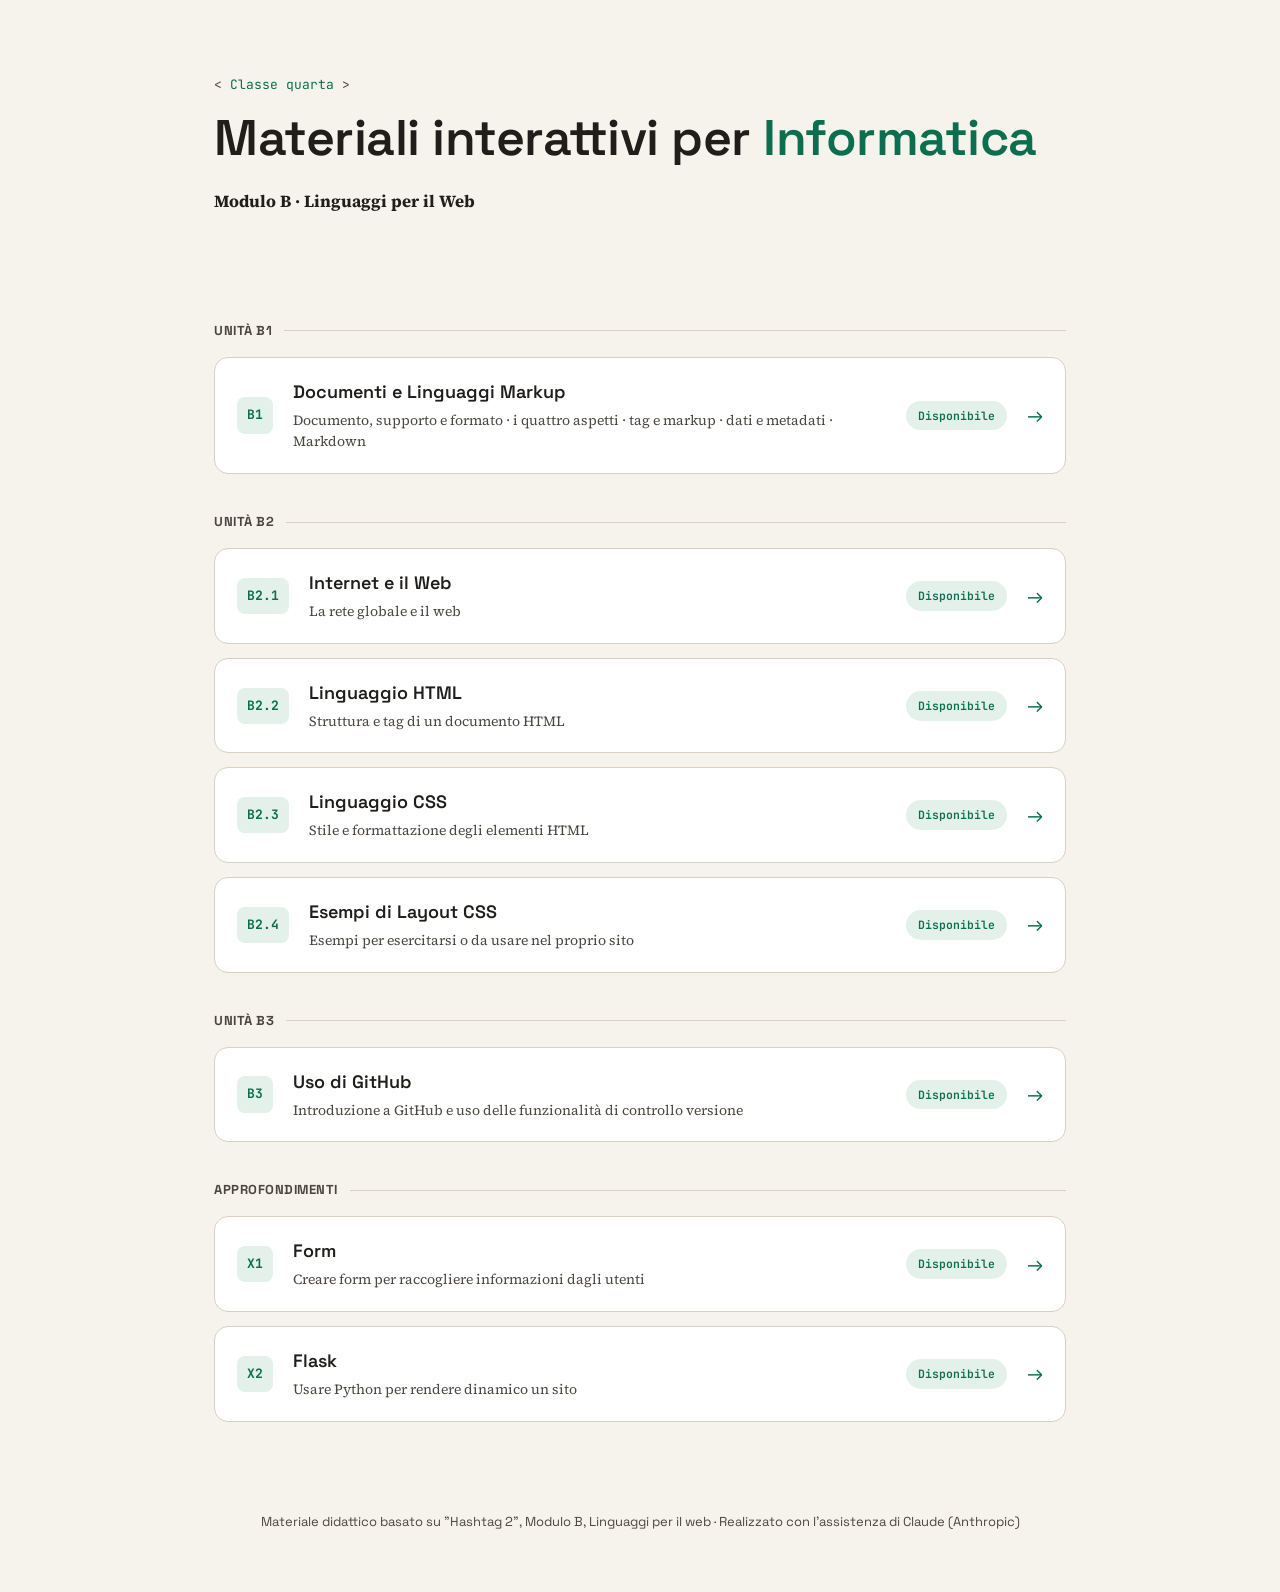
<file: index.html>
<!DOCTYPE html>
<html lang="it">

<head>
  <!--commento di test-->

  <meta charset="UTF-8">
  <meta name="viewport" content="width=device-width, initial-scale=1">
  <title>Linguaggi per il Web — Percorsi interattivi</title>
  <meta name="description"
    content="Indice dei percorsi interattivi del Modulo B: documenti e markup, Internet e il Web, HTML, CSS">
  <link rel="preconnect" href="https://fonts.googleapis.com">
  <link rel="preconnect" href="https://fonts.gstatic.com" crossorigin>
  <link
    href="https://fonts.googleapis.com/css2?family=Space+Grotesk:wght@400;500;600;700&family=Source+Serif+4:opsz,wght@8..60,400;8..60,500;8..60,600&family=JetBrains+Mono:wght@400;500;600;700&display=swap"
    rel="stylesheet">
  <link rel="stylesheet" href="style.css">
  <style>
    /* Stili specifici dell'indice: layout più stretto (900px) e .linkcard,
       una variante del componente .card di style.css pensata per un elenco di link.
       Tutto il resto (colori, font, reset, focus) arriva da style.css. */
    header {
      max-width: 900px;
      margin: 0 auto;
      padding: 70px 24px 20px
    }

    .kicker {
      font-family: var(--mono);
      font-size: 13px;
      color: var(--tag);
      display: inline-flex;
      align-items: center;
      gap: 8px;
      margin-bottom: 16px;
    }

    .kicker::before {
      content: "<";
      color: var(--ink-soft)
    }

    .kicker::after {
      content: ">";
      color: var(--ink-soft)
    }

    h1 {
      font-size: clamp(32px, 5.2vw, 50px);
      line-height: 1.08;
      margin: 0 0 14px;
      font-weight: 600;
      letter-spacing: -.01em
    }

    h1 .accent {
      color: var(--tag)
    }

    header p {
      font-size: 17px;
      color: var(--ink-soft);
      max-width: 56ch;
      margin: 0
    }

    main {
      max-width: 900px;
      margin: 0 auto;
      padding: 26px 24px 90px
    }

    .module-label {
      font-family: var(--sans);
      font-size: 13px;
      font-weight: 700;
      letter-spacing: .04em;
      text-transform: uppercase;
      color: var(--ink-soft);
      margin: 38px 0 16px;
      display: flex;
      align-items: center;
      gap: 12px;
    }

    .module-label::after {
      content: "";
      flex: 1;
      height: 1px;
      background: var(--line)
    }

    .list {
      display: flex;
      flex-direction: column;
      gap: 14px
    }

    .linkcard {
      display: flex;
      align-items: center;
      gap: 20px;
      border: 1px solid var(--line);
      border-radius: 14px;
      background: #fff;
      padding: 20px 22px;
      text-decoration: none;
      color: inherit;
      transition: border-color .15s, transform .15s, box-shadow .15s;
    }

    a.linkcard:hover {
      border-color: var(--tag);
      transform: translateY(-2px);
      box-shadow: 0 14px 30px -20px rgba(20, 18, 15, .35)
    }

    a.linkcard:focus-visible {
      border-color: var(--tag)
    }

    .linkcard .num {
      font-family: var(--mono);
      font-size: 13px;
      font-weight: 700;
      color: var(--tag);
      background: var(--tag-soft);
      border-radius: 8px;
      padding: 8px 10px;
      white-space: nowrap;
      flex-shrink: 0;
    }

    .linkcard.disabled .num {
      color: var(--ink-soft);
      background: var(--paper-2)
    }

    .linkcard .body {
      flex: 1;
      min-width: 0
    }

    .linkcard .body h3 {
      margin: 0 0 4px;
      font-family: var(--sans);
      font-size: 18px;
      font-weight: 600
    }

    .linkcard .body p {
      margin: 0;
      font-size: 14px;
      color: var(--ink-soft)
    }

    .linkcard .status {
      font-family: var(--mono);
      font-size: 11.5px;
      font-weight: 600;
      white-space: nowrap;
      border-radius: 999px;
      padding: 6px 12px;
      flex-shrink: 0;
    }

    .linkcard.ready .status {
      background: var(--tag-soft);
      color: var(--tag)
    }

    .linkcard.disabled .status {
      background: var(--paper-2);
      color: var(--ink-soft)
    }

    .linkcard.disabled {
      cursor: default
    }

    .linkcard.disabled .body h3 {
      color: var(--ink-soft)
    }

    .linkcard .arrow {
      font-family: var(--sans);
      font-size: 20px;
      color: var(--tag);
      flex-shrink: 0
    }

    .linkcard.disabled .arrow {
      display: none
    }

    footer {
      max-width: 900px;
      margin: 0 auto;
      padding: 0 24px 60px;
    }
  </style>
</head>

<body>

  <header>
    <div class="kicker">Classe quarta</div>
    <h1>Materiali interattivi per <span class="accent">Informatica</span></h1>
    <h4>Modulo B · Linguaggi per il Web</h4>

  </header>

  <main>
    <div class="module-label">Unità B1</div>
    <div class="list">
      <a class="linkcard ready" href="01-documentiMarkup.html">
        <span class="num">B1</span>
        <span class="body">
          <h3>Documenti e Linguaggi Markup</h3>
          <p>Documento, supporto e formato · i quattro aspetti · tag e markup · dati e metadati · Markdown</p>
        </span>
        <span class="status">Disponibile</span>
        <span class="arrow">→</span>
      </a>
    </div>

    <div class="module-label">Unità B2</div>
    <div class="list">
      <a class="linkcard ready" href="02-Web.html">
        <span class="num">B2.1</span>
        <span class="body">
          <h3>Internet e il Web</h3>
          <p>La rete globale e il web</p>
        </span>
        <span class="status">Disponibile</span>
        <span class="arrow">→</span>
      </a>
      <a class="linkcard ready" href="03-LinguaggioHTML.html">
        <span class="num">B2.2</span>
        <span class="body">
          <h3>Linguaggio HTML</h3>
          <p>Struttura e tag di un documento HTML </p>
        </span>
        <span class="status">Disponibile</span>
        <span class="arrow">→</span>
      </a>
      <a class="linkcard ready" href="04-FogliDiStileCSS.html">
        <span class="num">B2.3</span>
        <span class="body">
          <h3>Linguaggio CSS</h3>
          <p>Stile e formattazione degli elementi HTML</p>
        </span>
        <span class="status">Disponibile</span>
        <span class="arrow">→</span>
      </a>
      <a class="linkcard ready" href="05-LayoutPronti.html">
        <span class="num">B2.4</span>
        <span class="body">
          <h3>Esempi di Layout CSS</h3>
          <p>Esempi per esercitarsi o da usare nel proprio sito</p>
        </span>
        <span class="status">Disponibile</span>
        <span class="arrow">→</span>
      </a>
    </div>

    <div class="module-label">Unità B3</div>
    <div class="list">
      <a class="linkcard ready" href="00-UsoGitHub.html">
        <span class="num">B3</span>
        <span class="body">
          <h3>Uso di GitHub</h3>
          <p>Introduzione a GitHub e uso delle funzionalità di controllo versione</p>
        </span>
        <span class="status">Disponibile</span>
        <span class="arrow">→</span>
      </a>
    </div>

    <div class="module-label">Approfondimenti</div>
    <div class="list">
      <a class="linkcard ready" href="06-Form.html">
        <span class="num">X1</span>
        <span class="body">
          <h3>Form</h3>
          <p>Creare form per raccogliere informazioni dagli utenti</p>
        </span>
        <span class="status">Disponibile</span>
        <span class="arrow">→</span>
      </a>
      <a class="linkcard ready" href="07-IntroFlask.html">
        <span class="num">X2</span>
        <span class="body">
          <h3>Flask</h3>
          <p>Usare Python per rendere dinamico un sito</p>
        </span>
        <span class="status">Disponibile</span>
        <span class="arrow">→</span>
      </a>
    </div>

  </main>

  <footer>
    Materiale didattico basato su "Hashtag 2", Modulo B, Linguaggi per il web · Realizzato con l'assistenza di Claude
    (Anthropic)
  </footer>

</body>

</html>
</file>
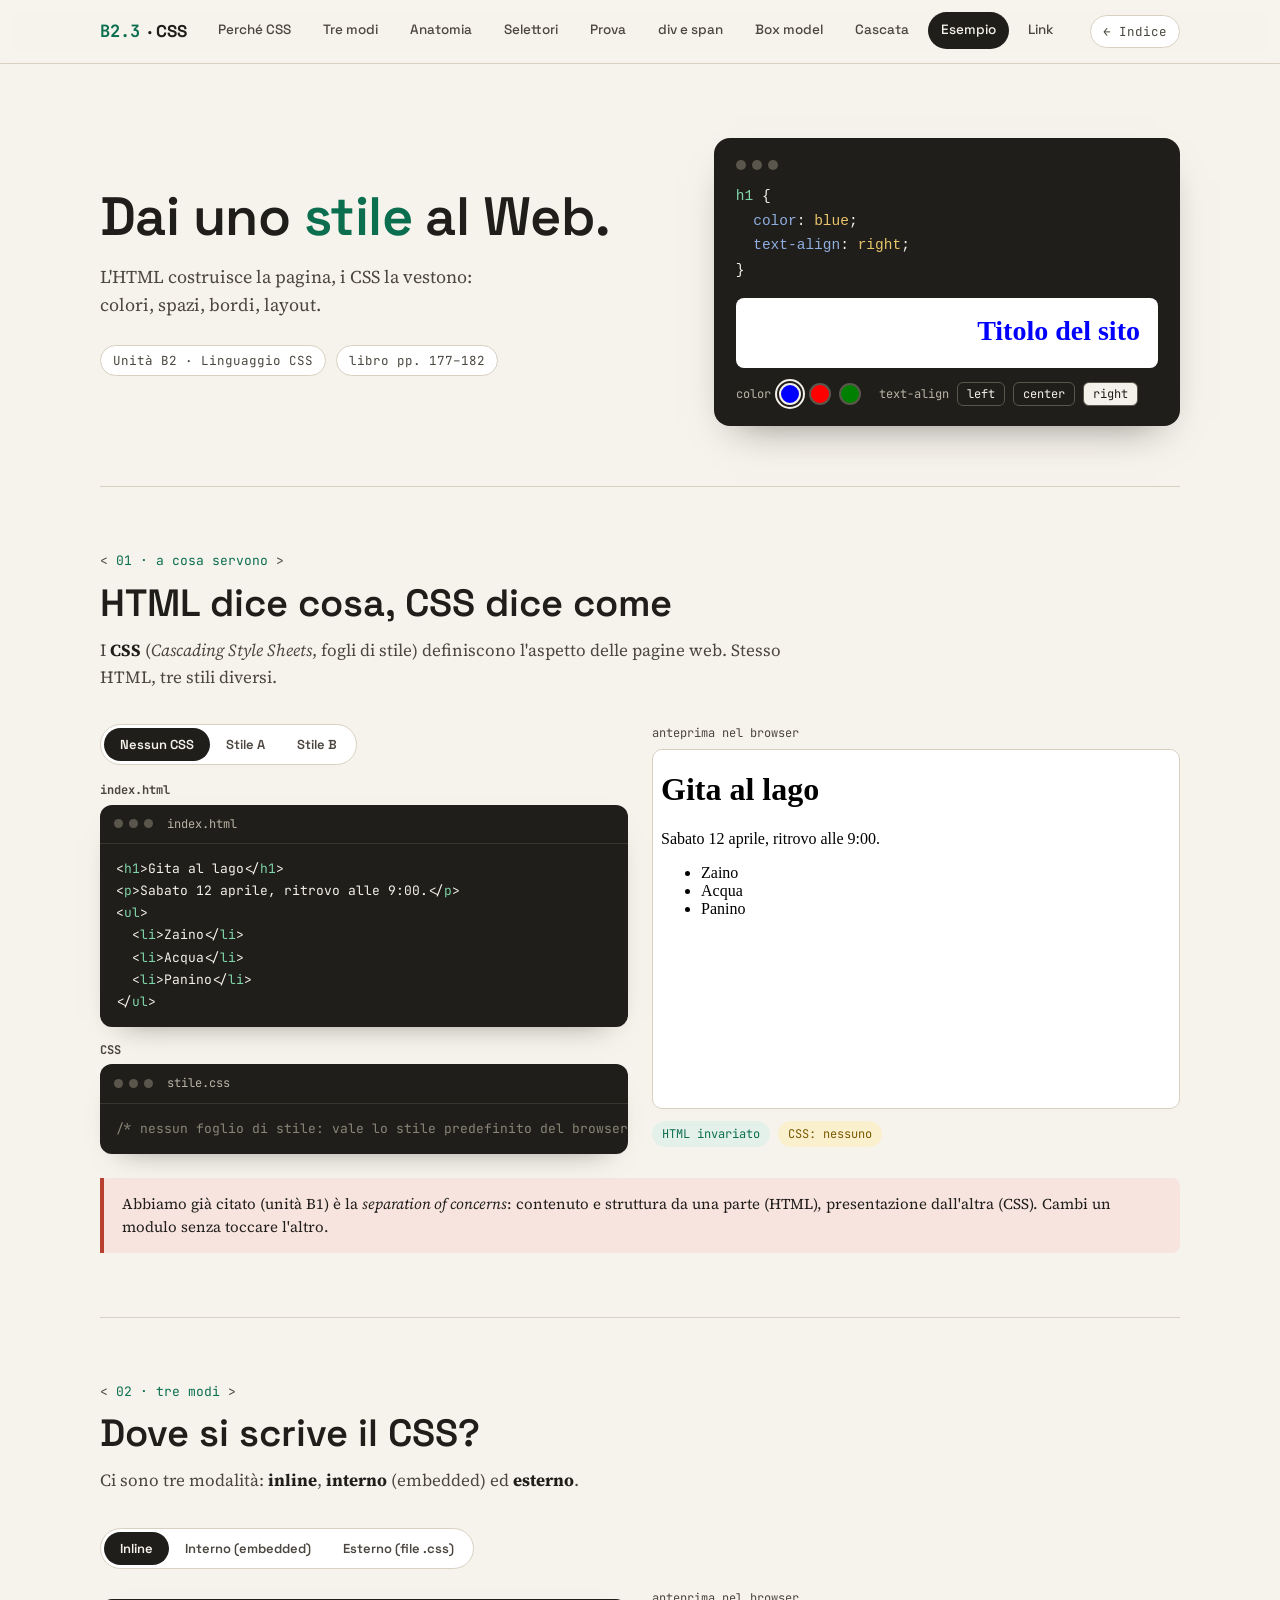
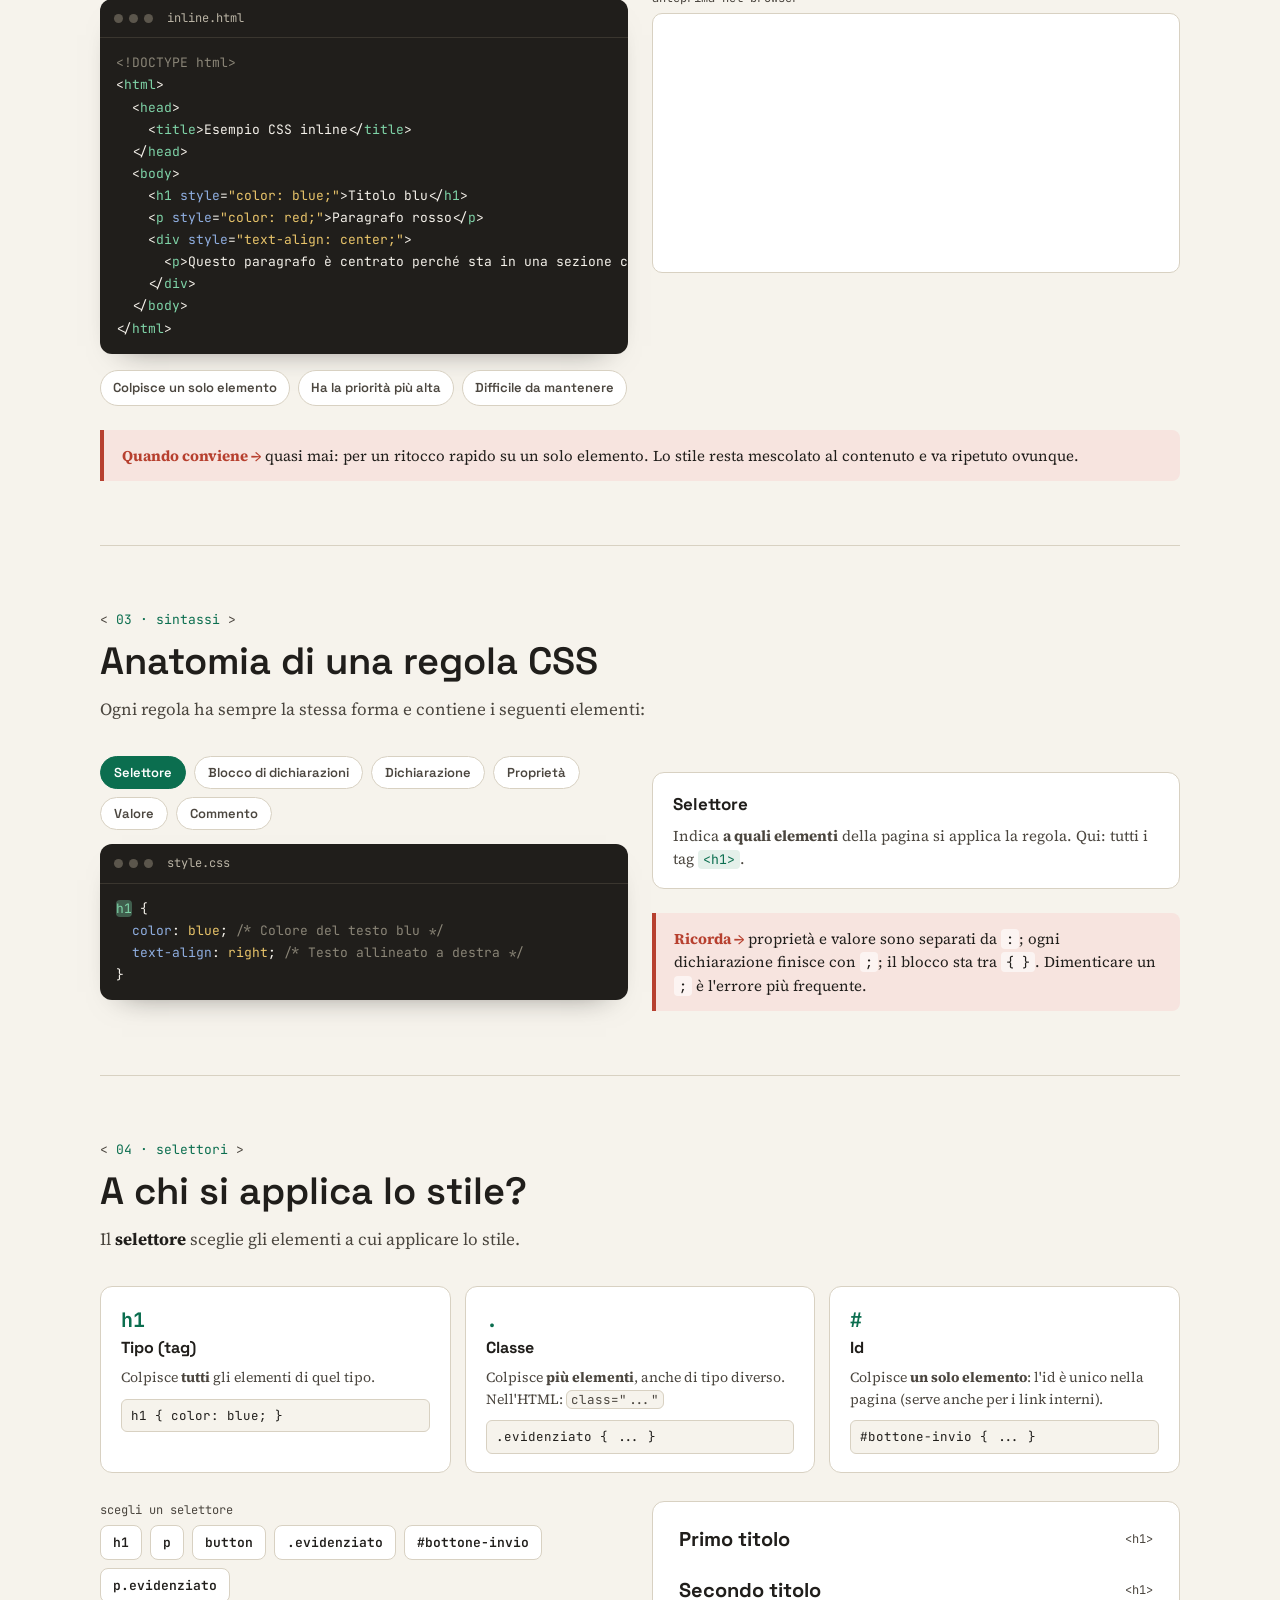
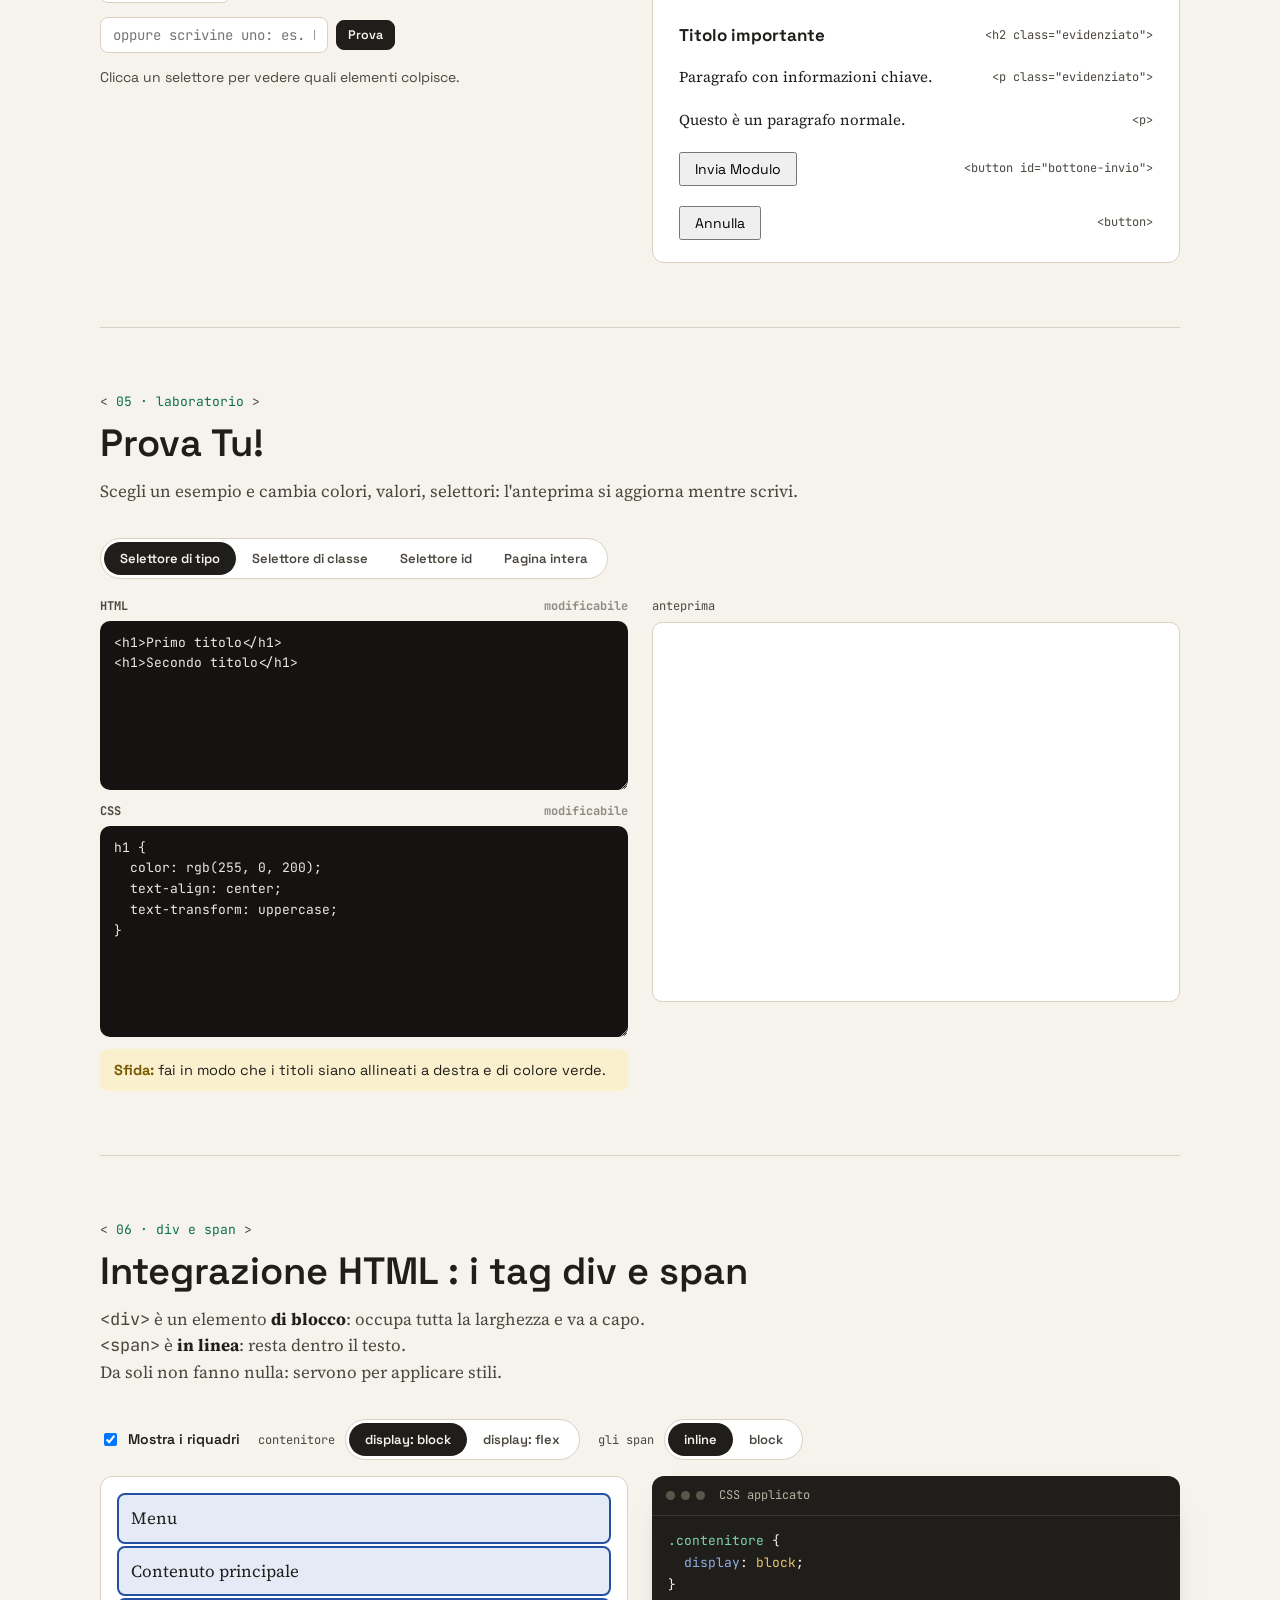
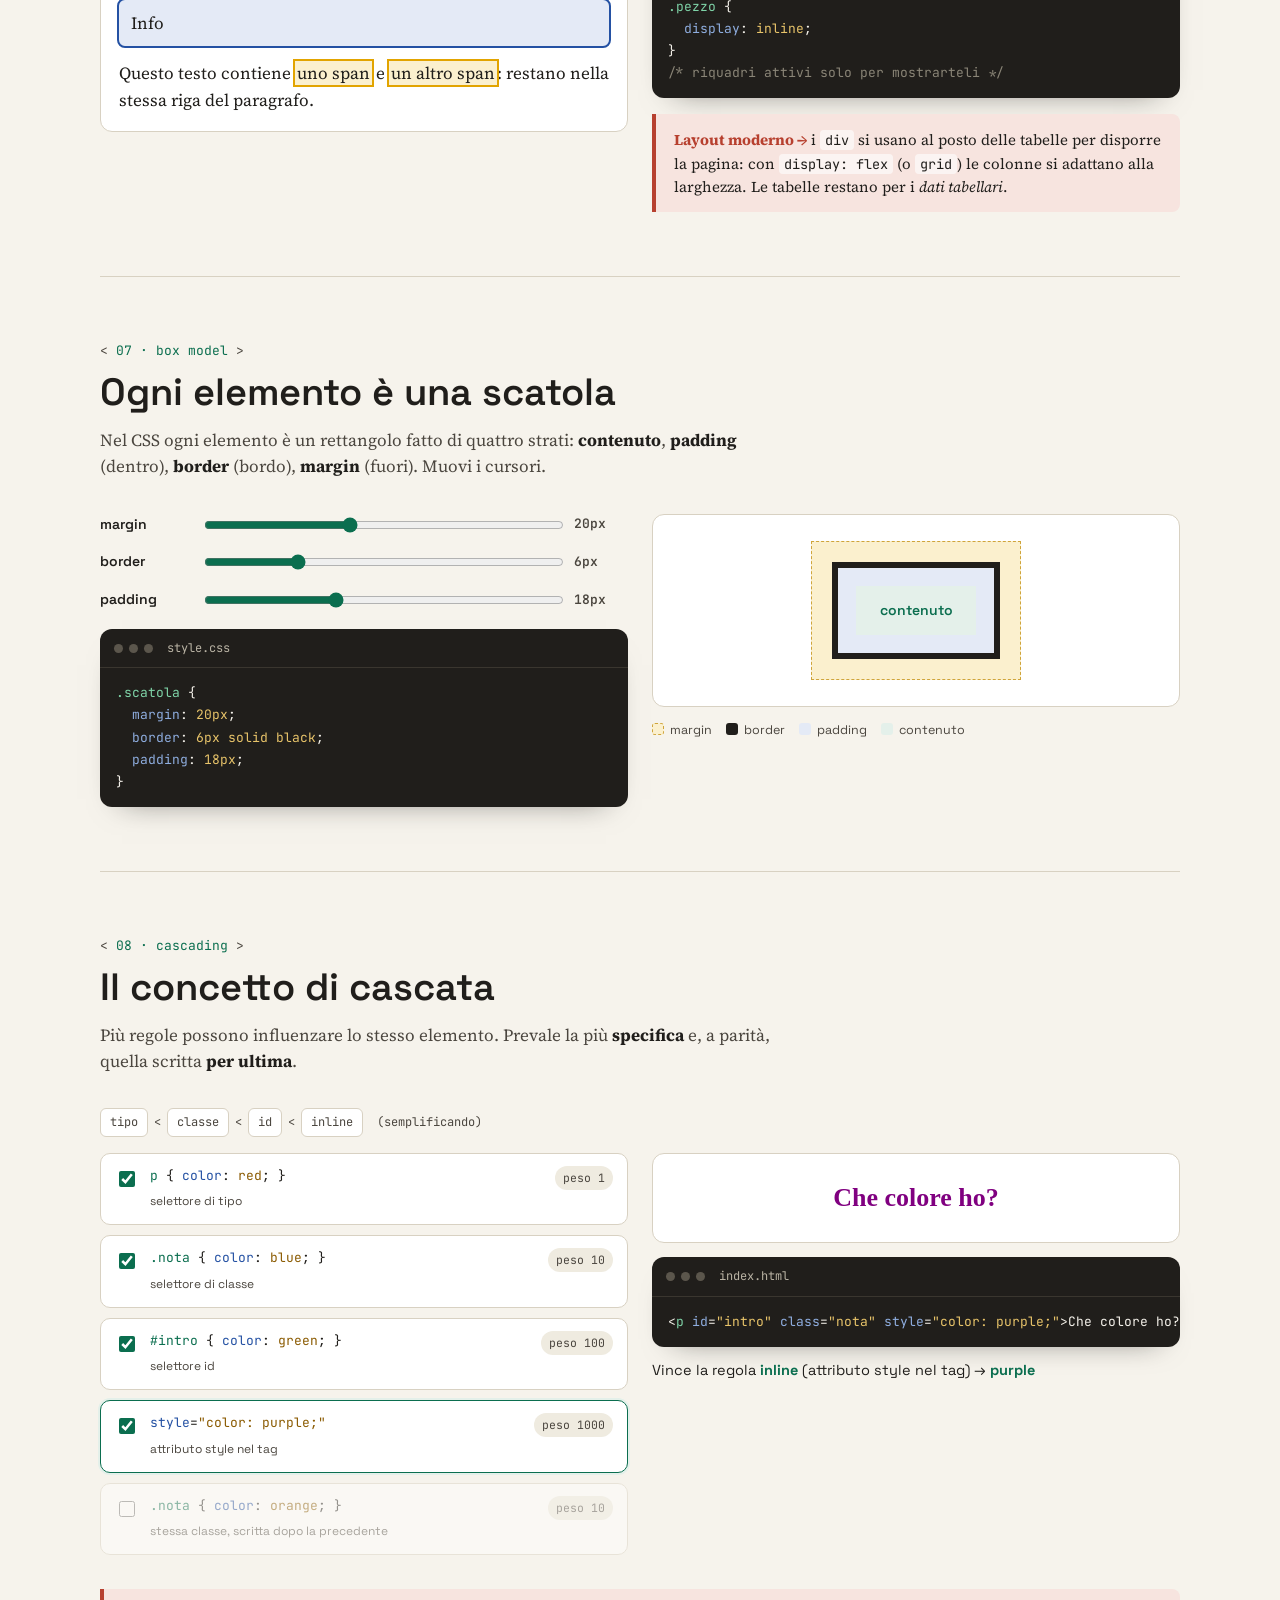
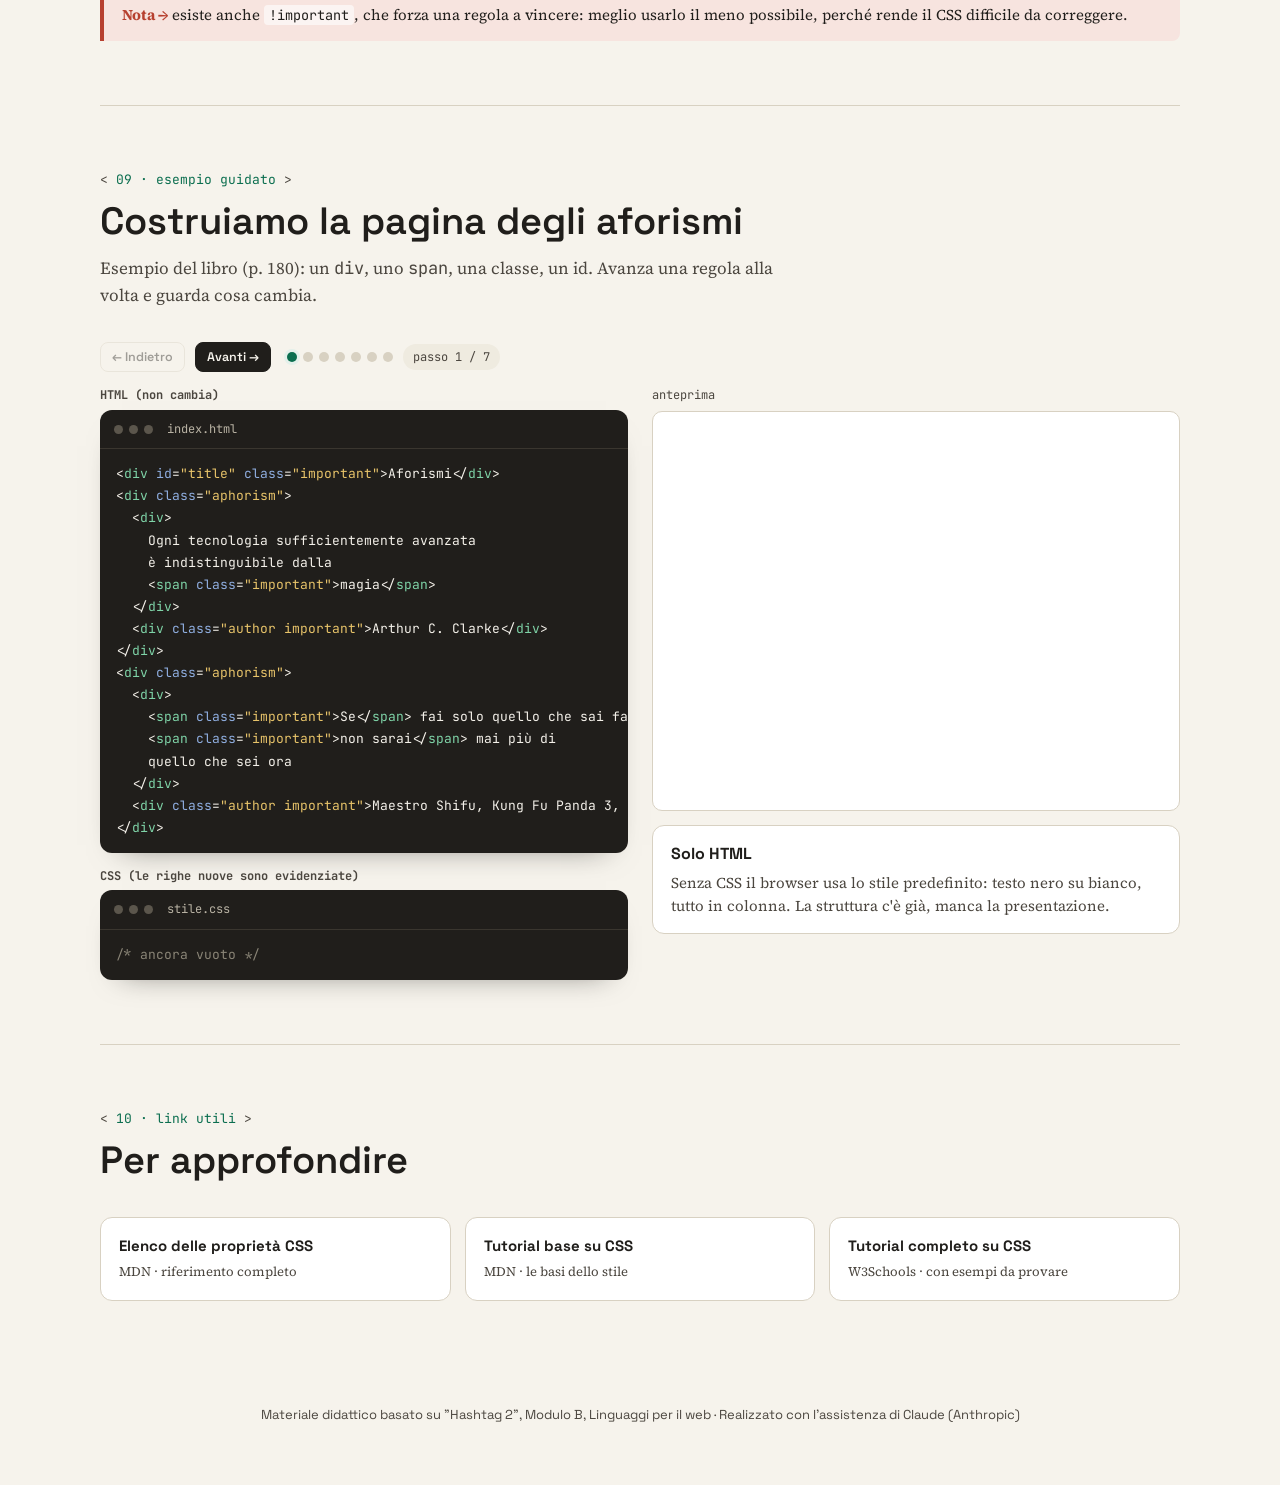
<file: 04-FoglidiStileCSS.html>
<!DOCTYPE html>
<html lang="it">

<head>
  <meta charset="UTF-8">
  <meta name="viewport" content="width=device-width, initial-scale=1">
  <title>Fogli di stile CSS — Unità B2.3</title>
  <meta name="description"
    content="Percorso interattivo sui CSS: modalità di inclusione, selettori, div e span, box model, cascata">
  <link rel="preconnect" href="https://fonts.googleapis.com">
  <link rel="preconnect" href="https://fonts.gstatic.com" crossorigin>
  <link
    href="https://fonts.googleapis.com/css2?family=Space+Grotesk:wght@400;500;600;700&family=Source+Serif+4:opsz,wght@8..60,400;8..60,500;8..60,600&family=JetBrains+Mono:wght@400;500;600;700&display=swap"
    rel="stylesheet">
    <link rel="stylesheet" href="style.css">
  <style>
    :root {
      --paper: #F6F3EC;
      --paper-2: #EFEBE0;
      --ink: #201E1B;
      --ink-soft: #4B463F;
      --line: #D8D1C2;
      --tag: #0B6E4F;
      --tag-soft: #E4F0EA;
      --amber: #E2A400;
      --amber-soft: #FBF0CE;
      --brick: #B7402F;
      --brick-soft: #F7E4DF;
      --blue: #2451A3;
      --blue-soft: #E4EAF6;
      --radius: 10px;
      --serif: "Source Serif 4", Georgia, serif;
      --sans: "Space Grotesk", "Helvetica Neue", Arial, sans-serif;
      --mono: "JetBrains Mono", "Fira Code", ui-monospace, monospace;
    }

    * {
      box-sizing: border-box
    }

    html {
      scroll-behavior: smooth;
      scroll-padding-top: 76px
    }

    @media (prefers-reduced-motion: reduce) {
      html {
        scroll-behavior: auto
      }

      * {
        animation-duration: .001ms !important;
        transition-duration: .001ms !important
      }
    }

    body {
      margin: 0;
      background: var(--paper);
      color: var(--ink);
      font-family: var(--serif);
      font-size: 17px;
      line-height: 1.55;
      -webkit-font-smoothing: antialiased;
    }

    ::selection {
      background: var(--amber-soft);
      color: var(--ink)
    }

    a {
      color: var(--tag)
    }

    h1,
    h2,
    h3,
    h4,
    .sans {
      font-family: var(--sans)
    }

    code,
    .mono {
      font-family: var(--mono)
    }

    :focus-visible {
      outline: 3px solid var(--tag);
      outline-offset: 2px
    }

    .skip-link {
      position: absolute;
      left: -999px;
      top: 0;
      background: var(--ink);
      color: var(--paper);
      padding: 10px 16px;
      z-index: 200
    }

    .skip-link:focus {
      left: 8px;
      top: 8px
    }

    /* ---------- TOPBAR ---------- */
    header.top {
      position: sticky;
      top: 0;
      z-index: 100;
      background: rgba(246, 243, 236, .92);
      backdrop-filter: blur(6px);
      border-bottom: 1px solid var(--line);
    }

    .top-inner {
      max-width: 1120px;
      margin: 0 auto;
      padding: 12px 20px;
      display: flex;
      align-items: center;
      gap: 18px
    }

    .brand {
      font-family: var(--sans);
      font-weight: 700;
      font-size: 17px;
      display: flex;
      align-items: center;
      gap: 8px;
      white-space: nowrap;
      color: var(--ink);
      text-decoration: none;
    }

    .brand .brk {
      color: var(--tag);
      font-family: var(--mono)
    }

    nav.pillnav {
      display: flex;
      gap: 6px;
      overflow-x: auto;
      scrollbar-width: none;
      padding-bottom: 2px;
      flex: 1
    }

    nav.pillnav::-webkit-scrollbar {
      display: none
    }

    nav.pillnav a {
      font-family: var(--sans);
      font-size: 13.5px;
      font-weight: 500;
      text-decoration: none;
      color: var(--ink-soft);
      padding: 7px 12px;
      border-radius: 999px;
      white-space: nowrap;
      border: 1px solid transparent;
      transition: background .15s, color .15s;
    }

    nav.pillnav a:hover {
      background: var(--paper-2)
    }

    nav.pillnav a.active {
      background: var(--ink);
      color: var(--paper)
    }


    /* ---------- LAYOUT ---------- */
    main {
      max-width: 1120px;
      margin: 0 auto;
      padding: 0 20px
    }

    section {
      padding: 64px 0;
      border-bottom: 1px solid var(--line)
    }

    section:last-of-type {
      border-bottom: none
    }

    .section-head {
      max-width: 700px;
      margin-bottom: 34px
    }

    .kicker {
      font-family: var(--mono);
      font-size: 13px;
      color: var(--tag);
      display: flex;
      align-items: center;
      gap: 8px;
      margin-bottom: 10px
    }

    .kicker::before {
      content: "<";
      color: var(--ink-soft)
    }

    .kicker::after {
      content: ">";
      color: var(--ink-soft)
    }

    h2 {
      font-size: clamp(28px, 4vw, 38px);
      margin: 0 0 12px;
      line-height: 1.15;
      font-weight: 600
    }

    .lead {
      font-size: 17px;
      color: var(--ink-soft);
      margin: 0
    }

    .lead strong {
      color: var(--ink)
    }

    .lab {
      display: grid;
      grid-template-columns: 1fr 1fr;
      gap: 24px;
      align-items: start
    }

    .lab>* {
      min-width: 0
    }

    @media (max-width:860px) {
      .lab {
        grid-template-columns: 1fr
      }
    }

    /* ---------- HERO ---------- */
    .hero {
      padding: 74px 0 60px
    }

    .hero-grid {
      display: grid;
      grid-template-columns: 1.1fr .9fr;
      gap: 44px;
      align-items: center
    }

    @media (max-width:860px) {
      .hero-grid {
        grid-template-columns: 1fr
      }
    }

    .hero h1 {
      font-size: clamp(34px, 5.4vw, 54px);
      line-height: 1.06;
      margin: 0 0 18px;
      font-weight: 600;
      letter-spacing: -.01em
    }

    .hero h1 .accent {
      color: var(--tag)
    }

    .hero p.sub {
      font-size: 18px;
      color: var(--ink-soft);
      max-width: 46ch;
      margin: 0 0 26px
    }

    .meta {
      display: flex;
      gap: 10px;
      flex-wrap: wrap;
      font-family: var(--mono);
      font-size: 12.5px;
      color: var(--ink-soft)
    }

    .meta span {
      border: 1px solid var(--line);
      padding: 5px 10px;
      border-radius: 999px;
      background: #fff
    }

    .tagviz {
      background: var(--ink);
      border-radius: 16px;
      padding: 22px 22px 20px;
      color: #F4F1EA;
      font-family: var(--mono);
      font-size: 14.5px;
      box-shadow: 0 18px 40px -22px rgba(20, 18, 15, .55);
    }

    .tagviz .win {
      display: flex;
      gap: 6px;
      margin-bottom: 14px
    }

    .tagviz .win i {
      width: 10px;
      height: 10px;
      border-radius: 50%;
      display: block;
      background: #5b564c
    }

    .tagviz pre {
      margin: 0;
      white-space: pre-wrap;
      line-height: 1.7
    }

    .tagviz .t {
      color: #7FD4A8
    }

    .tagviz .c {
      color: #8FAEE0
    }

    .tagviz .a {
      color: #E8C46A
    }

    .tagviz .m {
      color: #8a8577
    }

    .rule-row code .t {
      color: var(--tag)
    }

    .rule-row code .c {
      color: var(--blue)
    }

    .rule-row code .a {
      color: #8a5a00
    }

    .rule-row code .m {
      color: #8a8577
    }

    .hero-prev {
      background: #fff;
      color: #000;
      border-radius: 8px;
      margin-top: 16px;
      padding: 16px 18px;
      min-height: 70px
    }

    .fake-h1 {
      font-family: "Times New Roman", Times, serif;
      font-weight: 700;
      font-size: 28px;
      line-height: 1.2
    }

    .hero-ctrl {
      display: flex;
      gap: 8px;
      align-items: center;
      margin-top: 14px;
      flex-wrap: wrap;
      font-size: 12px;
      color: #b9b3a4
    }

    .sw {
      width: 22px;
      height: 22px;
      border-radius: 50%;
      border: 2px solid #5b564c;
      cursor: pointer;
      padding: 0
    }

    .sw.active {
      border-color: #F4F1EA;
      box-shadow: 0 0 0 2px var(--ink), 0 0 0 4px #F4F1EA
    }

    .mini {
      font-family: var(--mono);
      font-size: 12px;
      border: 1px solid #5b564c;
      background: transparent;
      color: #F4F1EA;
      border-radius: 6px;
      padding: 3px 9px;
      cursor: pointer
    }

    .mini.active {
      background: #F4F1EA;
      color: var(--ink)
    }

    /* ---------- COMPONENTS ---------- */
    .btn {
      font-family: var(--sans);
      font-weight: 600;
      font-size: 14px;
      cursor: pointer;
      border: 1px solid var(--ink);
      background: var(--ink);
      color: var(--paper);
      padding: 9px 16px;
      border-radius: 8px;
      transition: transform .12s, background .15s;
    }

    .btn:hover {
      background: #3a352d
    }

    .btn:active {
      transform: translateY(1px)
    }

    .btn.ghost {
      background: transparent;
      color: var(--ink);
      border-color: var(--line)
    }

    .btn.ghost:hover {
      border-color: var(--ink)
    }

    .btn.small {
      padding: 6px 11px;
      font-size: 12.5px
    }

    .btn[disabled] {
      opacity: .4;
      cursor: default
    }

    .pill-toggle {
      display: inline-flex;
      border: 1px solid var(--line);
      border-radius: 999px;
      padding: 3px;
      background: #fff;
      flex-wrap: wrap
    }

    .pill-toggle button {
      font-family: var(--sans);
      font-weight: 600;
      font-size: 13px;
      border: none;
      background: transparent;
      padding: 8px 16px;
      border-radius: 999px;
      cursor: pointer;
      color: var(--ink-soft);
    }

    .pill-toggle button.active {
      background: var(--ink);
      color: var(--paper)
    }

    .note-callout {
      border-left: 4px solid var(--brick);
      background: var(--brick-soft);
      padding: 14px 18px;
      border-radius: 0 8px 8px 0;
      font-size: 15px;
      margin-top: 24px
    }

    .note-callout strong {
      color: var(--brick)
    }

    .note-callout code {
      background: rgba(255, 255, 255, .6);
      padding: 1px 5px;
      border-radius: 4px;
      font-size: .9em
    }

    .chips {
      display: flex;
      gap: 8px;
      flex-wrap: wrap;
      margin-top: 16px
    }

    .chip-i {
      font-family: var(--sans);
      font-size: 13px;
      font-weight: 600;
      padding: 7px 12px;
      border-radius: 999px;
      border: 1px solid var(--line);
      background: #fff;
      color: var(--ink-soft)
    }

    .badge {
      font-family: var(--mono);
      font-size: 12px;
      padding: 4px 10px;
      border-radius: 999px;
      background: var(--paper-2);
      color: var(--ink-soft)
    }

    .badge.ok {
      background: var(--tag-soft);
      color: var(--tag)
    }

    .badge.chg {
      background: var(--amber-soft);
      color: #7a5a00
    }

    .status-row {
      display: flex;
      gap: 8px;
      margin-top: 12px;
      flex-wrap: wrap
    }

    .pv-label {
      font-family: var(--mono);
      font-size: 12px;
      color: var(--ink-soft);
      margin: 0 0 6px
    }

    .pv {
      width: 100%;
      border: 1px solid var(--line);
      border-radius: 10px;
      background: #fff;
      display: block
    }

    /* code blocks */
    .codeblock {
      background: var(--ink);
      color: #F4F1EA;
      border-radius: 12px;
      overflow: hidden;
      box-shadow: 0 14px 30px -22px rgba(20, 18, 15, .6)
    }

    .cb-head {
      display: flex;
      gap: 6px;
      align-items: center;
      padding: 10px 14px;
      border-bottom: 1px solid #3a362f;
      font-family: var(--mono);
      font-size: 12px;
      color: #b9b3a4
    }

    .cb-head i {
      width: 9px;
      height: 9px;
      border-radius: 50%;
      background: #5b564c;
      display: block
    }

    .cb-head span {
      margin-left: 8px
    }

    .cb-body {
      margin: 0;
      padding: 14px 16px;
      font-family: var(--mono);
      font-size: 13px;
      line-height: 1.7;
      overflow: auto;
      white-space: pre;
      tab-size: 2
    }

    .cb-body .t {
      color: #7FD4A8
    }

    .cb-body .c {
      color: #8FAEE0
    }

    .cb-body .a {
      color: #E8C46A
    }

    .cb-body .m {
      color: #8a8577
    }

    .ln {
      display: block
    }

    .ln.new {
      background: rgba(226, 164, 0, .22);
      box-shadow: -16px 0 0 rgba(226, 164, 0, .22), 16px 0 0 rgba(226, 164, 0, .22)
    }

    .ln.mark {
      background: rgba(124, 212, 168, .18);
      box-shadow: -16px 0 0 rgba(124, 212, 168, .18), 16px 0 0 rgba(124, 212, 168, .18)
    }

    .ln.mark::after {
      content: "  ← collega il foglio di stile";
      color: #7FD4A8;
      font-size: 12px
    }

    /* file tabs */
    .filetabs {
      display: flex;
      gap: 6px;
      margin-bottom: 10px;
      flex-wrap: wrap
    }

    .filetabs button {
      font-family: var(--mono);
      font-size: 12px;
      padding: 6px 11px;
      border-radius: 7px;
      border: 1px solid var(--line);
      background: #fff;
      cursor: pointer;
      color: var(--ink-soft)
    }

    .filetabs button.active {
      background: var(--ink);
      color: var(--paper);
      border-color: var(--ink)
    }

    /* anatomia */
    #anaCode {
      cursor: default
    }

    #anaCode [data-part] {
      cursor: pointer;
      border-radius: 4px;
      transition: background .15s
    }

    #anaCode [data-part]:hover {
      background: rgba(255, 255, 255, .12)
    }

    #anaCode[data-active="sel"] .sel {
      background: rgba(124, 212, 168, .35)
    }

    #anaCode[data-active="blk"] .blk {
      background: rgba(143, 174, 224, .25)
    }

    #anaCode[data-active="decl"] .decl {
      background: rgba(226, 164, 0, .30)
    }

    #anaCode[data-active="prop"] .prop {
      background: rgba(143, 174, 224, .45)
    }

    #anaCode[data-active="val"] .val {
      background: rgba(232, 196, 106, .45)
    }

    #anaCode[data-active="cmt"] .cmt {
      background: rgba(255, 255, 255, .2)
    }

    .part-chips {
      display: flex;
      gap: 8px;
      flex-wrap: wrap;
      margin-bottom: 14px
    }

    .part-chips button {
      font-family: var(--sans);
      font-size: 13px;
      font-weight: 600;
      border: 1px solid var(--line);
      background: #fff;
      border-radius: 999px;
      padding: 7px 13px;
      cursor: pointer;
      color: var(--ink-soft)
    }

    .part-chips button.active {
      background: var(--tag);
      border-color: var(--tag);
      color: #fff
    }

    .explain {
      border: 1px solid var(--line);
      border-radius: 12px;
      background: #fff;
      padding: 18px 20px;
      margin-top: 16px;
      min-height: 110px
    }

    .explain h4 {
      margin: 0 0 6px;
      font-size: 17px
    }

    .explain p {
      margin: 0;
      font-size: 15px;
      color: var(--ink-soft)
    }

    .explain code {
      background: var(--tag-soft);
      color: var(--tag);
      padding: 1px 5px;
      border-radius: 4px;
      font-size: .88em
    }

    /* selettori */
    .rule-cards {
      display: grid;
      grid-template-columns: repeat(3, 1fr);
      gap: 14px;
      margin-bottom: 28px
    }

    @media (max-width:860px) {
      .rule-cards {
        grid-template-columns: 1fr
      }
    }

    .rule-card {
      border: 1px solid var(--line);
      border-radius: 12px;
      background: #fff;
      padding: 18px 20px
    }

    .rule-card h4 {
      margin: 0 0 4px;
      font-size: 16px
    }

    .rule-card .sym {
      font-family: var(--mono);
      color: var(--tag);
      font-size: 20px;
      font-weight: 700
    }

    .rule-card p {
      margin: 6px 0 10px;
      font-size: 14px;
      color: var(--ink-soft)
    }

    .rule-card code {
      display: block;
      font-size: 12.5px;
      background: var(--paper);
      padding: 6px 9px;
      border-radius: 6px;
      border: 1px solid var(--line)
    }

    .sel-bar {
      display: flex;
      flex-wrap: wrap;
      gap: 8px;
      margin-bottom: 14px
    }

    .sel-btn {
      font-family: var(--mono);
      font-size: 13px;
      font-weight: 600;
      border: 1px solid var(--line);
      background: #fff;
      border-radius: 8px;
      padding: 8px 12px;
      cursor: pointer;
      color: var(--ink)
    }

    .sel-btn:hover {
      border-color: var(--ink)
    }

    .sel-btn.active {
      background: var(--tag);
      border-color: var(--tag);
      color: #fff
    }

    .sel-free {
      display: flex;
      gap: 8px;
      align-items: center;
      margin-bottom: 14px;
      flex-wrap: wrap
    }

    .sel-free input {
      font-family: var(--mono);
      font-size: 14px;
      padding: 8px 12px;
      border: 1px solid var(--line);
      border-radius: 8px;
      min-width: 220px;
      background: #fff
    }

    .sel-result {
      font-family: var(--sans);
      font-size: 14px;
      color: var(--ink-soft);
      margin-bottom: 14px;
      min-height: 22px
    }

    .sel-result b {
      color: var(--tag)
    }

    .mock {
      border: 1px solid var(--line);
      border-radius: 12px;
      background: #fff;
      padding: 12px
    }

    .mock-row {
      display: flex;
      align-items: center;
      justify-content: space-between;
      gap: 12px;
      padding: 8px 12px;
      border-radius: 8px;
      border: 2px solid transparent;
      transition: background .15s, border-color .15s
    }

    .mock-row.hit {
      border-color: var(--tag);
      background: var(--tag-soft)
    }

    .mock-row code {
      font-size: 12px;
      color: var(--ink-soft);
      white-space: nowrap
    }

    .mock-row h1 {
      font-size: 20px;
      margin: 0;
      font-weight: 700
    }

    .mock-row h2 {
      font-size: 17px;
      margin: 0;
      font-weight: 700
    }

    .mock-row p {
      margin: 0;
      font-size: 15px
    }

    .mock-row button {
      font-family: var(--sans);
      font-size: 14px;
      padding: 6px 14px
    }

    /* playground */
    .pg-label {
      font-family: var(--mono);
      font-size: 12px;
      font-weight: 700;
      color: var(--ink-soft);
      margin: 12px 0 5px;
      display: flex;
      justify-content: space-between
    }

    .pg-label:first-child {
      margin-top: 0
    }

    .pg-ta {
      width: 100%;
      font-family: var(--mono);
      font-size: 13px;
      line-height: 1.6;
      background: #141311;
      color: #EDEAE1;
      border: none;
      border-radius: 10px;
      padding: 12px 14px;
      resize: vertical;
      outline: none;
      display: block
    }

    .pg-ta:focus {
      box-shadow: 0 0 0 3px rgba(11, 110, 79, .4)
    }

    .challenge {
      margin-top: 12px;
      font-size: 14.5px;
      background: var(--amber-soft);
      border-radius: 8px;
      padding: 10px 14px;
      font-family: var(--sans)
    }

    .challenge b {
      color: #7a5a00
    }

    /* div/span demo */
    .ctrl-row {
      display: flex;
      gap: 18px;
      flex-wrap: wrap;
      margin-bottom: 16px;
      align-items: center
    }

    .ctrl-row label.chk {
      font-family: var(--sans);
      font-size: 14px;
      font-weight: 600;
      display: flex;
      gap: 8px;
      align-items: center;
      cursor: pointer
    }

    .ds-stage {
      border: 1px solid var(--line);
      border-radius: 12px;
      background: #fff;
      padding: 18px
    }

    .ds-wrap {
      display: block
    }

    .ds-stage.flex .ds-wrap {
      display: flex;
      gap: 10px
    }

    .ds-stage.flex .ds-wrap .ds-box {
      flex: 1
    }

    .ds-box {
      padding: 10px 12px;
      border-radius: 6px;
      margin: 0 0 6px
    }

    .ds-stage.flex .ds-box {
      margin: 0
    }

    .ds-stage.show .ds-box {
      outline: 2px solid var(--blue);
      background: var(--blue-soft)
    }

    .ds-chip {
      padding: 0 2px
    }

    .ds-stage.show .ds-chip {
      outline: 2px solid var(--amber);
      background: var(--amber-soft)
    }

    .ds-stage.span-block .ds-chip {
      display: block;
      margin: 4px 0
    }

    .ds-p {
      margin: 14px 0 0
    }

    /* box model */
    .bm-stage {
      display: flex;
      justify-content: center;
      padding: 26px 10px;
      background: #fff;
      border: 1px solid var(--line);
      border-radius: 12px;
      overflow: auto
    }

    .bm-margin {
      background: var(--amber-soft);
      border: 1px dashed #cfa43a;
      display: inline-block;
      transition: padding .12s
    }

    .bm-box {
      background: var(--blue-soft);
      border-style: solid;
      border-color: var(--ink);
      transition: border-width .12s, padding .12s
    }

    .bm-content {
      background: var(--tag-soft);
      padding: 14px 22px;
      font-family: var(--sans);
      font-weight: 600;
      font-size: 14px;
      color: var(--tag);
      text-align: center;
      min-width: 120px
    }

    .sliders {
      display: grid;
      gap: 16px;
      margin-bottom: 18px
    }

    .slider {
      display: grid;
      grid-template-columns: 90px 1fr 54px;
      gap: 12px;
      align-items: center;
      font-family: var(--sans);
      font-size: 14px;
      font-weight: 600
    }

    .slider input[type=range] {
      width: 100%;
      accent-color: var(--tag)
    }

    .slider output {
      font-family: var(--mono);
      font-size: 13px;
      color: var(--ink-soft)
    }

    .legend {
      display: flex;
      gap: 14px;
      flex-wrap: wrap;
      margin-top: 14px;
      font-family: var(--sans);
      font-size: 12.5px;
      color: var(--ink-soft)
    }

    .legend i {
      display: inline-block;
      width: 12px;
      height: 12px;
      border-radius: 3px;
      margin-right: 6px;
      vertical-align: -1px
    }

    /* cascata */
    .rule-row {
      display: flex;
      gap: 12px;
      align-items: flex-start;
      border: 1px solid var(--line);
      background: #fff;
      border-radius: 10px;
      padding: 12px 14px;
      margin-bottom: 10px;
      cursor: pointer
    }

    .rule-row.off {
      opacity: .45
    }

    .rule-row input {
      margin-top: 5px;
      accent-color: var(--tag);
      width: 16px;
      height: 16px
    }

    .rule-row .rc {
      flex: 1
    }

    .rule-row code {
      font-size: 13px;
      display: block
    }

    .rule-row small {
      font-family: var(--sans);
      font-size: 12px;
      color: var(--ink-soft)
    }

    .rule-row .pw {
      font-family: var(--mono);
      font-size: 11.5px;
      padding: 3px 8px;
      border-radius: 999px;
      background: var(--paper-2);
      color: var(--ink-soft);
      white-space: nowrap
    }

    .rule-row.win {
      border-color: var(--tag);
      box-shadow: 0 0 0 2px var(--tag-soft)
    }

    .cas-stage {
      background: #fff;
      border: 1px solid var(--line);
      border-radius: 12px;
      padding: 24px;
      text-align: center;
      font-family: "Times New Roman", Times, serif;
      font-size: 26px;
      font-weight: 700;
      margin-bottom: 14px
    }

    .cas-msg {
      font-family: var(--sans);
      font-size: 14.5px;
      margin: 12px 0
    }

    .cas-msg b {
      color: var(--tag)
    }


    .scale {
      display: flex;
      gap: 6px;
      align-items: center;
      font-family: var(--mono);
      font-size: 12px;
      margin-bottom: 16px;
      color: var(--ink-soft);
      flex-wrap: wrap
    }

    .scale span.s {
      padding: 4px 9px;
      border-radius: 6px;
      background: #fff;
      border: 1px solid var(--line)
    }

    /* stepper */
    .stepper-ctrl {
      display: flex;
      gap: 10px;
      align-items: center;
      margin: 14px 0;
      flex-wrap: wrap
    }

    .dots {
      display: flex;
      gap: 6px;
      margin-left: 6px
    }

    .dots i {
      width: 10px;
      height: 10px;
      border-radius: 50%;
      background: var(--line);
      display: block;
      cursor: pointer
    }

    .dots i.on {
      background: var(--tag)
    }

    .dots i.cur {
      box-shadow: 0 0 0 3px var(--tag-soft);
      background: var(--tag)
    }

    .step-text {
      border: 1px solid var(--line);
      background: #fff;
      border-radius: 12px;
      padding: 16px 18px;
      margin-top: 14px;
      font-size: 15px;
      min-height: 92px
    }

    .step-text h4 {
      margin: 0 0 4px;
      font-size: 16px
    }

    .step-text p {
      margin: 0;
      color: var(--ink-soft)
    }

    .step-text code {
      background: var(--tag-soft);
      color: var(--tag);
      padding: 1px 5px;
      border-radius: 4px;
      font-size: .88em
    }


    .links {
      display: grid;
      grid-template-columns: repeat(3, 1fr);
      gap: 14px;
      margin-top: 34px
    }

    @media (max-width:860px) {
      .links {
        grid-template-columns: 1fr
      }
    }

    .linkcard {
      display: block;
      border: 1px solid var(--line);
      border-radius: 12px;
      background: #fff;
      padding: 16px 18px;
      text-decoration: none;
      color: var(--ink);
      transition: border-color .15s, transform .15s
    }

    .linkcard:hover {
      border-color: var(--tag);
      transform: translateY(-2px)
    }

    .linkcard b {
      font-family: var(--sans);
      font-size: 15px;
      display: block
    }

    .linkcard span {
      font-size: 13px;
      color: var(--ink-soft)
    }


    footer {
      padding: 40px 20px 60px;
      text-align: center;
      font-family: var(--sans);
      font-size: 13px;
      color: var(--ink-soft)
    }
  </style>
</head>

<body>
  <a href="#main" class="skip-link">Vai al contenuto</a>

  <header class="top">
    <div class="top-inner">
      <a class="brand" href="#top"><span class="brk">B2.3</span> ·  CSS</a>
      <nav class="pillnav" id="pillnav" aria-label="Sezioni">
        <a href="#perche">Perché CSS</a>
        <a href="#modi">Tre modi</a>
        <a href="#anatomia">Anatomia</a>
        <a href="#selettori">Selettori</a>
        <a href="#prova">Prova</a>
        <a href="#divspan">div e span</a>
        <a href="#box">Box model</a>
        <a href="#cascata">Cascata</a>
        <a href="#esempio">Esempio</a>
        <a href="#link">Link</a>
      </nav>
       <a class="home" href="index.html">← Indice</a>
    </div>
  </header>

  <main id="main">

    <!-- HERO -->
    <section class="hero" id="top">
      <div class="hero-grid">
        <div>
          <h1>Dai uno <span class="accent">stile</span> al Web.</h1>
          <p class="sub">L'HTML costruisce la pagina, i CSS la vestono: colori, spazi, bordi, layout. </p>
          <div class="meta">
            <span>Unità B2 · Linguaggio CSS</span>
            <span>libro pp. 177–182</span>
          </div>
        </div>
        <div class="tagviz">
          <div class="win"><i></i><i></i><i></i></div>
          <pre id="heroCode"></pre>
          <div class="hero-prev">
            <div class="fake-h1" id="heroH1">Titolo del sito</div>
          </div>
          <div class="hero-ctrl">
            <span>color</span>
            <button class="sw active" data-c="blue" style="background:blue" aria-label="blue"></button>
            <button class="sw" data-c="red" style="background:red" aria-label="red"></button>
            <button class="sw" data-c="green" style="background:green" aria-label="green"></button>
            <span style="margin-left:10px">text-align</span>
            <button class="mini" data-a="left">left</button>
            <button class="mini" data-a="center">center</button>
            <button class="mini active" data-a="right">right</button>
          </div>
        </div>
      </div>
    </section>

    <!-- 1. PERCHE -->
    <section id="perche">
      <div class="section-head">
        <div class="kicker">01 · a cosa servono</div>
        <h2>HTML dice cosa, CSS dice come</h2>
        <p class="lead">I <strong>CSS</strong> (<em>Cascading Style Sheets</em>, fogli di stile) definiscono l'aspetto
          delle pagine web. Stesso HTML, tre stili diversi.</p>
      </div>
      <div class="lab">
        <div>
          <div class="pill-toggle" id="themeToggle">
            <button class="active" data-theme="none">Nessun CSS</button>
            <button data-theme="a">Stile A</button>
            <button data-theme="b">Stile B</button>
          </div>
          <div class="pg-label" style="margin-top:16px"><span>index.html</span></div>
          <div id="perHtml"></div>
          <div class="pg-label" style="margin-top:14px"><span>CSS</span></div>
          <div id="perCss"></div>
        </div>
        <div>
          <div class="pv-label">anteprima nel browser</div>
          <iframe class="pv" id="perFrame" sandbox="" title="Anteprima" style="height:360px"></iframe>
          <div class="status-row"><span class="badge ok">HTML invariato</span><span class="badge chg" id="perBadge">CSS:
              nessuno</span></div>
        </div>
      </div>
      <div class="note-callout">Abbiamo già citato (unità B1) è la <em>separation of concerns</em>: contenuto e
        struttura da una parte (HTML), presentazione dall'altra (CSS). Cambi un modulo senza toccare l'altro.</div>
    </section>

    <!-- 2. TRE MODI -->
    <section id="modi">
      <div class="section-head">
        <div class="kicker">02 · tre modi</div>
        <h2>Dove si scrive il CSS?</h2>
        <p class="lead">Ci sono tre modalità: <strong>inline</strong>, <strong>interno</strong> (embedded) ed
          <strong>esterno</strong>.
        </p>
      </div>
      <div class="pill-toggle" id="modeToggle">
        <button class="active" data-mode="inline">Inline</button>
        <button data-mode="emb">Interno (embedded)</button>
        <button data-mode="ext">Esterno (file .css)</button>
      </div>
      <div class="lab" style="margin-top:20px">
        <div>
          <div class="filetabs" id="fileTabs"></div>
          <div id="modeCode"></div>
        </div>
        <div id="modePrev"></div>
      </div>
      <div class="chips" id="modeChips"></div>
      <div class="note-callout" id="modeNote"></div>
    </section>

    <!-- 3. ANATOMIA -->
    <section id="anatomia">
      <div class="section-head">
        <div class="kicker">03 · sintassi</div>
        <h2>Anatomia di una regola CSS</h2>
        <p class="lead">Ogni regola ha sempre la stessa forma e contiene i seguenti elementi:</p>
      </div>
      <div class="lab">
        <div>
          <div class="part-chips" id="partChips">
            <button data-p="sel" class="active">Selettore</button>
            <button data-p="blk">Blocco di dichiarazioni</button>
            <button data-p="decl">Dichiarazione</button>
            <button data-p="prop">Proprietà</button>
            <button data-p="val">Valore</button>
            <button data-p="cmt">Commento</button>
          </div>
          <div class="codeblock">
            <div class="cb-head"><i></i><i></i><i></i><span>style.css</span></div>
            <pre class="cb-body" id="anaCode" data-active="sel"><span class="sel t" data-part="sel">h1</span> <span class="blk" data-part="blk">{
  <span class="decl" data-part="decl"><span class="prop c" data-part="prop">color</span>: <span class="val a" data-part="val">blue</span>;</span> <span class="cmt m" data-part="cmt">/* Colore del testo blu */</span>
  <span class="decl" data-part="decl"><span class="prop c" data-part="prop">text-align</span>: <span class="val a" data-part="val">right</span>;</span> <span class="cmt m" data-part="cmt">/* Testo allineato a destra */</span>
}</span></pre>
          </div>
        </div>
        <div>
          <div class="explain" id="anaExplain" aria-live="polite"></div>
          <div class="note-callout"><strong>Ricorda →</strong> proprietà e valore sono separati da <code>:</code>; ogni
            dichiarazione finisce con <code>;</code>; il blocco sta tra <code>{ }</code>. Dimenticare un <code>;</code>
            è l'errore più frequente.</div>
        </div>
      </div>
    </section>

    <!-- 4. SELETTORI -->
    <section id="selettori">
      <div class="section-head">
        <div class="kicker">04 · selettori</div>
        <h2>A chi si applica lo stile?</h2>
        <p class="lead">Il <strong>selettore</strong> sceglie gli elementi a cui applicare lo stile.</p>
      </div>
      <div class="rule-cards">
        <div class="rule-card">
          <div class="sym">h1</div>
          <h4>Tipo (tag)</h4>
          <p>Colpisce <b>tutti</b> gli elementi di quel tipo.</p>
          <code>h1 { color: blue; }</code>
        </div>
        <div class="rule-card">
          <div class="sym">.</div>
          <h4>Classe</h4>
          <p>Colpisce <b>più elementi</b>, anche di tipo diverso. Nell'HTML: <code
              style="display:inline;padding:0 4px">class="..."</code></p>
          <code>.evidenziato { ... }</code>
        </div>
        <div class="rule-card">
          <div class="sym">#</div>
          <h4>Id</h4>
          <p>Colpisce <b>un solo elemento</b>: l'id è unico nella pagina (serve anche per i link interni).</p>
          <code>#bottone-invio { ... }</code>
        </div>
      </div>

      <div class="lab">
        <div>
          <div class="pv-label">scegli un selettore</div>
          <div class="sel-bar" id="selBar"></div>
          <div class="sel-free">
            <input id="selInput" type="text" placeholder="oppure scrivine uno: es. h2.evidenziato" spellcheck="false"
              autocomplete="off">
            <button class="btn small" id="selGo">Prova</button>
          </div>
          <div class="sel-result" id="selResult" aria-live="polite">Clicca un selettore per vedere quali elementi
            colpisce.</div>
        </div>
        <div class="mock" id="selMock"></div>
      </div>
    </section>

    <!-- 5. PROVA -->
    <section id="prova">
      <div class="section-head">
        <div class="kicker">05 · laboratorio</div>
        <h2>Prova Tu!</h2>
        <p class="lead">Scegli un esempio e cambia colori, valori, selettori: l'anteprima si aggiorna mentre scrivi.</p>
      </div>
      <div class="pill-toggle" id="pgToggle" style="margin-bottom:18px">
        <button class="active" data-pg="tipo">Selettore di tipo</button>
        <button data-pg="classe">Selettore di classe</button>
        <button data-pg="id">Selettore id</button>
        <button data-pg="pagina">Pagina intera</button>
      </div>
      <div class="lab">
        <div>
          <div class="pg-label"><span>HTML</span><span style="opacity:.6">modificabile</span></div>
          <textarea class="pg-ta" id="pgHtml" rows="7" spellcheck="false"></textarea>
          <div class="pg-label"><span>CSS</span><span style="opacity:.6">modificabile</span></div>
          <textarea class="pg-ta" id="pgCss" rows="9" spellcheck="false"></textarea>
          <div class="challenge" id="pgChallenge"></div>
        </div>
        <div>
          <div class="pv-label">anteprima</div>
          <iframe class="pv" id="pgFrame" sandbox="" title="Anteprima laboratorio" style="height:380px"></iframe>
        </div>
      </div>
    </section>

    <!-- 6. DIV E SPAN -->
    <section id="divspan">
      <div class="section-head">
        <div class="kicker">06 · div e span</div>
        <h2>Integrazione HTML : i tag div e span</h2>
        <p class="lead"><code>&lt;div&gt;</code> è un elemento <strong>di blocco</strong>: occupa tutta la larghezza e
          va a capo. <br><code>&lt;span&gt;</code> è <strong>in linea</strong>: resta dentro il testo.
          <br>Da soli non fanno nulla: servono per applicare stili.
        </p>
      </div>
      <div class="ctrl-row">
        <label class="chk"><input type="checkbox" id="dsShow" checked> Mostra i riquadri</label>
        <div>
          <span class="pv-label" style="margin-right:6px">contenitore</span>
          <span class="pill-toggle" id="dsFlex"><button class="active" data-v="block">display: block</button><button
              data-v="flex">display: flex</button></span>
        </div>
        <div>
          <span class="pv-label" style="margin-right:6px">gli span</span>
          <span class="pill-toggle" id="dsSpan"><button class="active" data-v="inline">inline</button><button
              data-v="block">block</button></span>
        </div>
      </div>
      <div class="lab">
        <div class="ds-stage show" id="dsStage">
          <div class="ds-wrap">
            <div class="ds-box">Menu</div>
            <div class="ds-box">Contenuto principale</div>
            <div class="ds-box">Info</div>
          </div>
          <p class="ds-p">Questo testo contiene <span class="ds-chip">uno span</span> e <span class="ds-chip">un altro
              span</span>: restano nella stessa riga del paragrafo.</p>
        </div>
        <div>
          <div class="codeblock">
            <div class="cb-head"><i></i><i></i><i></i><span>CSS applicato</span></div>
            <pre class="cb-body" id="dsCode"></pre>
          </div>
          <div class="note-callout" style="margin-top:16px"><strong>Layout moderno →</strong> i <code>div</code> si
            usano al posto delle tabelle per disporre la pagina: con <code>display: flex</code> (o <code>grid</code>) le
            colonne si adattano alla larghezza. Le tabelle restano per i <em>dati tabellari</em>.</div>
        </div>
      </div>
    </section>

    <!-- 7. BOX MODEL -->
    <section id="box">
      <div class="section-head">
        <div class="kicker">07 · box model</div>
        <h2>Ogni elemento è una scatola</h2>
        <p class="lead">Nel CSS ogni elemento è un rettangolo fatto di quattro strati: <strong>contenuto</strong>,
          <strong>padding</strong> (dentro), <strong>border</strong> (bordo), <strong>margin</strong> (fuori). Muovi i
          cursori.
        </p>
      </div>
      <div class="lab">
        <div>
          <div class="sliders">
            <div class="slider"><label for="bmM">margin</label><input type="range" id="bmM" min="0" max="50"
                value="20"><output id="bmMo">20px</output></div>
            <div class="slider"><label for="bmB">border</label><input type="range" id="bmB" min="0" max="24"
                value="6"><output id="bmBo">6px</output></div>
            <div class="slider"><label for="bmP">padding</label><input type="range" id="bmP" min="0" max="50"
                value="18"><output id="bmPo">18px</output></div>
          </div>
          <div class="codeblock">
            <div class="cb-head"><i></i><i></i><i></i><span>style.css</span></div>
            <pre class="cb-body" id="bmCode"></pre>
          </div>
        </div>
        <div>
          <div class="bm-stage">
            <div class="bm-margin" id="bmMargin">
              <div class="bm-box" id="bmBox">
                <div class="bm-content">contenuto</div>
              </div>
            </div>
          </div>
          <div class="legend">
            <span><i style="background:var(--amber-soft);border:1px dashed #cfa43a"></i>margin</span>
            <span><i style="background:var(--ink)"></i>border</span>
            <span><i style="background:var(--blue-soft)"></i>padding</span>
            <span><i style="background:var(--tag-soft)"></i>contenuto</span>
          </div>
        </div>
      </div>
    </section>

    <!-- 8. CASCATA -->
    <section id="cascata">
      <div class="section-head">
        <div class="kicker">08 · cascading</div>
        <h2>Il concetto di cascata</h2>
        <p class="lead">Più regole possono influenzare lo stesso elemento. Prevale la più <strong>specifica</strong> e,
          a
          parità, quella scritta <strong>per ultima</strong>. </p>
      </div>
      <div class="scale"><span class="s">tipo</span> &lt; <span class="s">classe</span> &lt; <span class="s">id</span>
        &lt; <span class="s">inline</span> <span style="margin-left:8px">(semplificando)</span></div>
      <div class="lab">
        <div id="ruleList"></div>
        <div>
          <div class="cas-stage" id="casStage">Che colore ho?</div>
          <div class="codeblock">
            <div class="cb-head"><i></i><i></i><i></i><span>index.html</span></div>
            <pre class="cb-body" id="casCode"></pre>
          </div>
          <div class="cas-msg" id="casMsg" aria-live="polite"></div>
        </div>
      </div>
      <div class="note-callout"><strong>Nota →</strong> esiste anche <code>!important</code>, che forza una regola a
        vincere: meglio usarlo il meno possibile, perché rende il CSS difficile da correggere.</div>
    </section>

    <!-- 9. ESEMPIO -->
    <section id="esempio">
      <div class="section-head">
        <div class="kicker">09 · esempio guidato</div>
        <h2>Costruiamo la pagina degli aforismi</h2>
        <p class="lead">Esempio del libro (p. 180): un <code>div</code>, uno <code>span</code>, una classe, un id.
          Avanza una regola alla volta e guarda cosa cambia.</p>
      </div>
      <div class="stepper-ctrl">
        <button class="btn ghost small" id="stPrev">← Indietro</button>
        <button class="btn small" id="stNext">Avanti →</button>
        <div class="dots" id="stDots"></div>
        <span class="badge" id="stCount"></span>
      </div>
      <div class="lab">
        <div>
          <div class="pg-label"><span>HTML (non cambia)</span></div>
          <div id="stHtml"></div>
          <div class="pg-label" style="margin-top:14px"><span>CSS (le righe nuove sono evidenziate)</span></div>
          <div id="stCss"></div>
        </div>
        <div>
          <div class="pv-label">anteprima</div>
          <iframe class="pv" id="stFrame" sandbox="" title="Anteprima aforismi" style="height:400px"></iframe>
          <div class="step-text" id="stText" aria-live="polite"></div>
        </div>
      </div>
    </section>

    <!-- 10. LINK UTILI -->
    <section id="link">
      <div class="section-head">
        <div class="kicker">10 · link utili</div>
        <h2>Per approfondire</h2>
      </div>
      <div class="links">
        <a class="linkcard" href="https://developer.mozilla.org/it/docs/Web/CSS/Reference" target="_blank"
          rel="noopener"><b>Elenco delle proprietà CSS</b><span>MDN · riferimento completo</span></a>
        <a class="linkcard" href="https://developer.mozilla.org/it/docs/Learn_web_development/Core/Styling_basics"
          target="_blank" rel="noopener"><b>Tutorial base su CSS</b><span>MDN · le basi dello stile</span></a>
        <a class="linkcard" href="https://www.w3schools.com/css/" target="_blank" rel="noopener"><b>Tutorial completo su
            CSS</b><span>W3Schools · con esempi da provare</span></a>
      </div>
    </section>

  </main>

  <footer>
    Materiale didattico basato su "Hashtag 2", Modulo B, Linguaggi per il web · Realizzato con l'assistenza di Claude
    (Anthropic)
  </footer>

  <script>
    /* ============ HELPERS ============ */
    function esc(s) { return s.replace(/&/g, '&amp;').replace(/</g, '&lt;').replace(/>/g, '&gt;'); }

    function hlCSSLine(line) {
      var re = /(\/\*[\s\S]*?\*\/)|([^{}\/]+)\{|([a-zA-Z-]+)(\s*:\s*)([^;{}]*)(;?)|([{}])/g;
      var out = '', last = 0, m;
      while ((m = re.exec(line))) {
        out += esc(line.slice(last, m.index));
        if (m[1]) out += '<span class="m">' + esc(m[1]) + '</span>';
        else if (m[2] !== undefined) out += '<span class="t">' + esc(m[2]) + '</span>{';
        else if (m[3]) out += '<span class="c">' + esc(m[3]) + '</span>' + esc(m[4]) + '<span class="a">' + esc(m[5]) + '</span>' + esc(m[6]);
        else out += esc(m[7]);
        last = re.lastIndex;
      }
      return out + esc(line.slice(last));
    }
    function hlCSS(src) { return src.split('\n').map(hlCSSLine).join('\n'); }

    function hlTags(s) {
      var re = /<!DOCTYPE[^>]*>|<\/?[a-zA-Z][^>]*>/g;
      var out = '', last = 0, m;
      while ((m = re.exec(s))) {
        out += esc(s.slice(last, m.index));
        var tag = m[0];
        if (tag.charAt(1) === '!') { out += '<span class="m">' + esc(tag) + '</span>'; }
        else {
          var p = /^(<\/?)([a-zA-Z0-9]+)([\s\S]*?)(\/?>)$/.exec(tag);
          var attrs = esc(p[3]).replace(/([\w-]+)(=)("[^"]*")/g, '<span class="c">$1</span>$2<span class="a">$3</span>');
          out += esc(p[1]) + '<span class="t">' + p[2] + '</span>' + attrs + esc(p[4]);
        }
        last = re.lastIndex;
      }
      return out + esc(s.slice(last));
    }
    function hlHTML(src) {
      var parts = src.split(/(<style[^>]*>[\s\S]*?<\/style>)/);
      return parts.map(function (part, i) {
        if (i % 2 === 1) {
          var m = /^(<style[^>]*>)([\s\S]*?)(<\/style>)$/.exec(part);
          return hlTags(m[1]) + hlCSS(m[2]) + hlTags(m[3]);
        }
        return hlTags(part);
      }).join('');
    }
    function codeBlock(title, bodyHtml) {
      return '<div class="codeblock"><div class="cb-head"><i></i><i></i><i></i><span>' + title + '</span></div><pre class="cb-body">' + bodyHtml + '</pre></div>';
    }
    /* righe separate: markFn(rigaGrezza, indice) restituisce classe extra oppure '' */
    function linesBlock(title, src, lang, markFn) {
      var hl = (lang === 'css') ? hlCSS(src) : hlHTML(src);
      var raw = src.split('\n'), parts = hl.split('\n');
      var body = parts.map(function (p, i) {
        var cls = markFn ? markFn(raw[i], i) : '';
        return '<span class="ln' + (cls ? ' ' + cls : '') + '">' + (p === '' ? ' ' : p) + '</span>';
      }).join('');
      return codeBlock(title, body);
    }
    function pageDoc(css, html) {
      return '<!DOCTYPE html><html><head><meta charset="utf-8"><style>' + css + '</style></head><body>' + html + '</body></html>';
    }

    /* ============ NAV ACTIVE STATE ============ */
    (function () {
      var links = document.querySelectorAll('#pillnav a');
      var sections = [].map.call(links, function (l) { return document.querySelector(l.getAttribute('href')); });
      var io = new IntersectionObserver(function (entries) {
        entries.forEach(function (e) {
          if (e.isIntersecting) {
            var id = '#' + e.target.id;
            links.forEach(function (l) { l.classList.toggle('active', l.getAttribute('href') === id); });
          }
        });
      }, { rootMargin: '-40% 0px -55% 0px' });
      sections.forEach(function (s) { if (s) io.observe(s); });
    })();

    /* ============ HERO ============ */
    (function () {
      var st = { c: 'blue', a: 'right' };
      var pre = document.getElementById('heroCode'), h = document.getElementById('heroH1');
      function render() {
        pre.innerHTML = hlCSS('h1 {\n  color: ' + st.c + ';\n  text-align: ' + st.a + ';\n}');
        h.style.color = st.c; h.style.textAlign = st.a;
      }
      document.querySelectorAll('.sw').forEach(function (b) {
        b.addEventListener('click', function () {
          st.c = b.dataset.c;
          document.querySelectorAll('.sw').forEach(function (x) { x.classList.toggle('active', x === b); });
          render();
        });
      });
      document.querySelectorAll('.mini').forEach(function (b) {
        b.addEventListener('click', function () {
          st.a = b.dataset.a;
          document.querySelectorAll('.mini').forEach(function (x) { x.classList.toggle('active', x === b); });
          render();
        });
      });
      render();
    })();

    /* ============ 1. PERCHE ============ */
    (function () {
      var html = '<h1>Gita al lago</h1>\n<p>Sabato 12 aprile, ritrovo alle 9:00.</p>\n<ul>\n  <li>Zaino</li>\n  <li>Acqua</li>\n  <li>Panino</li>\n</ul>';
      var themes = {
        none: '',
        a: 'body {\n  font-family: Georgia, serif;\n  background-color: #fbf6e6;\n  color: #3a2f1c;\n}\nh1 {\n  color: #0b6e4f;\n  border-bottom: 3px solid #0b6e4f;\n}\nli {\n  margin-bottom: 4px;\n}',
        b: 'body {\n  font-family: Arial, sans-serif;\n  background-color: #14213d;\n  color: #f1f1f1;\n}\nh1 {\n  color: #ffc845;\n  text-align: center;\n  text-transform: uppercase;\n}\nli {\n  list-style: none;\n  background-color: #1f3260;\n  margin: 6px 0;\n  padding: 8px 12px;\n  border-radius: 6px;\n}'
      };
      var badges = { none: 'CSS: nessuno', a: 'CSS: Stile A', b: 'CSS: Stile B' };
      document.getElementById('perHtml').innerHTML = codeBlock('index.html', hlHTML(html));
      function render(k) {
        var css = themes[k];
        document.getElementById('perCss').innerHTML = codeBlock('stile.css', css ? hlCSS(css) : hlCSS('/* nessun foglio di stile: vale lo stile predefinito del browser */'));
        document.getElementById('perFrame').srcdoc = pageDoc(css, html);
        document.getElementById('perBadge').textContent = badges[k];
      }
      var btns = document.querySelectorAll('#themeToggle button');
      btns.forEach(function (b) {
        b.addEventListener('click', function () {
          btns.forEach(function (x) { x.classList.toggle('active', x === b); });
          render(b.dataset.theme);
        });
      });
      render('none');
    })();

    /* ============ 2. TRE MODI ============ */
    (function () {
      var inlineDoc = '<!DOCTYPE html>\n<html>\n  <head>\n    <title>Esempio CSS inline</title>\n  </head>\n  <body>\n    <h1 style="color: blue;">Titolo blu</h1>\n    <p style="color: red;">Paragrafo rosso</p>\n    <div style="text-align: center;">\n      <p>Questo paragrafo è centrato perché sta in una sezione centrata</p>\n    </div>\n  </body>\n</html>';
      var embDoc = '<!DOCTYPE html>\n<html>\n  <head>\n    <title>Esempio CSS interno</title>\n    <style>\n      body { background-color: powderblue; }\n      h1   { color: blue; }\n      p    { color: red; }\n    </style>\n  </head>\n  <body>\n    <h1>Titolo blu</h1>\n    <p>Paragrafo rosso</p>\n    <div>\n      <p>Anche questo paragrafo è rosso</p>\n    </div>\n  </body>\n</html>';
      var link = '<link rel="stylesheet" href="styles.css">';
      var extIndex = '<!DOCTYPE html>\n<html>\n  <head>\n    <title>Esempio CSS esterno</title>\n    ' + link + '\n  </head>\n  <body>\n    <h1>Titolo</h1>\n    <p>Paragrafo</p>\n  </body>\n</html>';
      var extContatti = '<!DOCTYPE html>\n<html>\n  <head>\n    <title>Contatti</title>\n    ' + link + '\n  </head>\n  <body>\n    <h1>Contatti</h1>\n    <p>Scrivici quando vuoi.</p>\n  </body>\n</html>';
      function extCss(color) { return 'body { background-color: powderblue; }\nh1   { color: ' + color + '; }\np    { color: red; }'; }

      var chips = {
        inline: ['Colpisce un solo elemento', 'Ha la priorità più alta', 'Difficile da mantenere'],
        emb: ['Vale per una sola pagina', 'Regole per tutti i tag', 'Il CSS resta dentro l\'HTML'],
        ext: ['Un file per molte pagine', 'Contenuto e forma separati', 'È l\'approccio consigliato']
      };
      var notes = {
        inline: '<strong>Quando conviene →</strong> quasi mai: per un ritocco rapido su un solo elemento. Lo stile resta mescolato al contenuto e va ripetuto ovunque.',
        emb: '<strong>Quando conviene →</strong> per una pagina singola o un prototipo. Se hai più pagine, devi copiare lo stesso <code>&lt;style&gt;</code> in ognuna.',
        ext: '<strong>È preferibile →</strong> perché separa il <em>contenuto</em> (HTML) dalla <em>formattazione</em> (CSS): cambi un file e si aggiornano tutte le pagine. Il collegamento va nell\'<code>&lt;head&gt;</code>. Se due regole si scontrano, l\'inline vince; poi conta la specificità, e a parità l\'ultima scritta.'
      };
      var state = { mode: 'inline', file: 'index.html', color: 'blue' };
      var tabs = document.getElementById('fileTabs'), code = document.getElementById('modeCode'), prev = document.getElementById('modePrev');

      function frameHtml(label, id, h) {
        return '<div class="pv-label">' + label + '</div><iframe class="pv" id="' + id + '" sandbox="" title="' + label + '" style="height:' + h + 'px;margin-bottom:12px"></iframe>';
      }
      function withCss(doc, css) { return doc.replace(link, '<style>' + css + '</style>'); }

      function render() {
        var m = state.mode;
        if (m === 'ext') {
          var files = ['index.html', 'styles.css', 'contatti.html'];
          tabs.innerHTML = files.map(function (f) { return '<button data-f="' + f + '" class="' + (state.file === f ? 'active' : '') + '">' + f + '</button>'; }).join('');
          if (state.file === 'index.html') code.innerHTML = linesBlock('index.html', extIndex, 'html', function (r) { return /rel="stylesheet"/.test(r) ? 'mark' : ''; });
          else if (state.file === 'contatti.html') code.innerHTML = linesBlock('contatti.html', extContatti, 'html', function (r) { return /rel="stylesheet"/.test(r) ? 'mark' : ''; });
          else code.innerHTML = linesBlock('styles.css', extCss(state.color), 'css');
          prev.innerHTML = frameHtml('index.html', 'f1', 130) + frameHtml('contatti.html', 'f2', 130) +
            '<button class="btn small" id="extBtn">Cambia h1 in ' + (state.color === 'blue' ? 'verde' : 'blu') + ' (solo styles.css)</button>';
          document.getElementById('f1').srcdoc = withCss(extIndex, extCss(state.color));
          document.getElementById('f2').srcdoc = withCss(extContatti, extCss(state.color));
          document.getElementById('extBtn').addEventListener('click', function () {
            state.color = state.color === 'blue' ? 'green' : 'blue'; state.file = 'styles.css'; render();
          });
        } else {
          tabs.innerHTML = '';
          var doc = (m === 'inline') ? inlineDoc : embDoc;
          code.innerHTML = linesBlock(m === 'inline' ? 'inline.html' : 'interno.html', doc, 'html');
          prev.innerHTML = frameHtml('anteprima nel browser', 'f1', 260);
          document.getElementById('f1').srcdoc = doc;
        }
        document.getElementById('modeChips').innerHTML = chips[m].map(function (c) { return '<span class="chip-i">' + c + '</span>'; }).join('');
        document.getElementById('modeNote').innerHTML = notes[m];
      }
      tabs.addEventListener('click', function (e) {
        var b = e.target.closest('button'); if (!b) return;
        state.file = b.dataset.f; render();
      });
      var btns = document.querySelectorAll('#modeToggle button');
      btns.forEach(function (b) {
        b.addEventListener('click', function () {
          btns.forEach(function (x) { x.classList.toggle('active', x === b); });
          state.mode = b.dataset.mode; state.file = 'index.html'; render();
        });
      });
      render();
    })();

    /* ============ 3. ANATOMIA ============ */
    (function () {
      var info = {
        sel: { t: 'Selettore', d: 'Indica <b>a quali elementi</b> della pagina si applica la regola. Qui: tutti i tag <code>&lt;h1&gt;</code>.' },
        blk: { t: 'Blocco di dichiarazioni', d: 'Tutto ciò che sta tra <code>{</code> e <code>}</code>. Può contenere quante dichiarazioni vuoi, una dopo l\'altra.' },
        decl: { t: 'Dichiarazione', d: 'Una coppia <code>proprietà: valore;</code> che descrive <b>un solo aspetto</b> dello stile. Termina sempre con il punto e virgola.' },
        prop: { t: 'Proprietà', d: '<b>Cosa</b> vuoi cambiare: il colore del testo (<code>color</code>), l\'allineamento (<code>text-align</code>), lo sfondo (<code>background-color</code>)…' },
        val: { t: 'Valore', d: '<b>Come</b> lo vuoi cambiare. Ogni proprietà accetta valori di un certo tipo: nomi di colore, misure (<code>10px</code>, <code>1.5em</code>), parole chiave (<code>right</code>).' },
        cmt: { t: 'Commento', d: 'Testo scritto tra <code>/*</code> e <code>*/</code> che il browser <b>ignora</b>: serve a spiegare il codice a chi lo legge.' }
      };
      var code = document.getElementById('anaCode'), box = document.getElementById('anaExplain');
      var chips = document.querySelectorAll('#partChips button');
      function show(p) {
        code.setAttribute('data-active', p);
        chips.forEach(function (c) { c.classList.toggle('active', c.dataset.p === p); });
        box.innerHTML = '<h4>' + info[p].t + '</h4><p>' + info[p].d + '</p>';
      }
      code.addEventListener('click', function (e) {
        var el = e.target.closest('[data-part]'); if (el) show(el.dataset.part);
      });
      chips.forEach(function (c) { c.addEventListener('click', function () { show(c.dataset.p); }); });
      show('sel');
    })();

    /* ============ 4. SELETTORI ============ */
    (function () {
      var items = [
        { tag: 'h1', text: 'Primo titolo' },
        { tag: 'h1', text: 'Secondo titolo' },
        { tag: 'h2', cls: 'evidenziato', text: 'Titolo importante' },
        { tag: 'p', cls: 'evidenziato', text: 'Paragrafo con informazioni chiave.' },
        { tag: 'p', text: 'Questo è un paragrafo normale.' },
        { tag: 'button', id: 'bottone-invio', text: 'Invia Modulo' },
        { tag: 'button', text: 'Annulla' }
      ];
      var mock = document.getElementById('selMock');
      var rows = [];
      items.forEach(function (it) {
        var row = document.createElement('div'); row.className = 'mock-row';
        var el = document.createElement(it.tag);
        if (it.cls) el.className = it.cls;
        if (it.id) el.id = it.id;
        el.textContent = it.text;
        var lab = document.createElement('code');
        lab.textContent = '<' + it.tag + (it.cls ? ' class="' + it.cls + '"' : '') + (it.id ? ' id="' + it.id + '"' : '') + '>';
        row.appendChild(el); row.appendChild(lab); mock.appendChild(row);
        rows.push({ row: row, el: el });
      });
      var list = ['h1', 'p', 'button', '.evidenziato', '#bottone-invio', 'p.evidenziato'];
      var bar = document.getElementById('selBar'), res = document.getElementById('selResult'), input = document.getElementById('selInput');
      list.forEach(function (s) {
        var b = document.createElement('button'); b.className = 'sel-btn'; b.textContent = s;
        b.addEventListener('click', function () { apply(s, b); });
        bar.appendChild(b);
      });
      function kind(s) {
        if (/^#[\w-]+$/.test(s)) return 'selettore di <b>id</b>';
        if (/^\.[\w-]+$/.test(s)) return 'selettore di <b>classe</b>';
        if (/^[a-z][a-z0-9]*$/i.test(s)) return 'selettore di <b>tipo</b>';
        return 'selettore <b>combinato</b>';
      }
      function apply(s, btn) {
        s = s.trim();
        document.querySelectorAll('.sel-btn').forEach(function (x) { x.classList.toggle('active', x === btn); });
        if (!s) { return; }
        var n = 0;
        try {
          rows.forEach(function (r) { var hit = r.el.matches(s); r.row.classList.toggle('hit', hit); if (hit) n++; });
        } catch (err) {
          rows.forEach(function (r) { r.row.classList.remove('hit'); });
          res.innerHTML = 'Selettore non valido: <b>' + esc(s) + '</b>';
          return;
        }
        res.innerHTML = '<code>' + esc(s) + '</code> · ' + kind(s) + ' → colpisce <b>' + n + '</b> element' + (n === 1 ? 'o' : 'i') + ' su ' + rows.length;
      }
      document.getElementById('selGo').addEventListener('click', function () { apply(input.value, null); });
      input.addEventListener('keydown', function (e) { if (e.key === 'Enter') apply(input.value, null); });
    })();

    /* ============ 5. LABORATORIO ============ */
    (function () {
      var presets = {
        tipo: {
          html: '<h1>Primo titolo</h1>\n<h1>Secondo titolo</h1>',
          css: 'h1 {\n  color: rgb(255, 0, 200);\n  text-align: center;\n  text-transform: uppercase;\n}',
          ch: '<b>Sfida:</b> fai in modo che i titoli siano allineati a destra e di colore verde.'
        },
        classe: {
          html: '<h2 class="evidenziato">Titolo importante</h2>\n<p class="evidenziato">Paragrafo con informazioni chiave.</p>\n<p>Questo è un paragrafo normale e non verrà modificato.</p>',
          css: '.evidenziato {\n  background-color: yellow;\n  padding: 10px;\n  border-left: 5px solid orange;\n}',
          ch: '<b>Sfida:</b> aggiungi <code>class="evidenziato"</code> anche al terzo paragrafo e guarda cosa succede.'
        },
        id: {
          html: '<button id="bottone-invio">Invia Modulo</button>\n<button>Annulla</button>',
          css: '#bottone-invio {\n  background-color: green;\n  color: white;\n  border-radius: 20px;\n  cursor: pointer;\n}',
          ch: '<b>Sfida:</b> dai al bottone "Annulla" un suo id e uno colore di testo rosso. Perché non puoi riusare <code>#bottone-invio</code>?'
        },
        pagina: {
          html: '<h1>Titolo blu</h1>\n<p>Paragrafo rosso</p>\n<div>\n  <p>Anche questo è un paragrafo</p>\n</div>',
          css: 'body {\n  background-color: powderblue;\n}\nh1 {\n  color: blue;\n}\np {\n  color: red;\n}',
          ch: '<b>Sfida:</b> cambia il colore di sfondo della pagina e rendi i paragrafi centrati.'
        }
      };
      var h = document.getElementById('pgHtml'), c = document.getElementById('pgCss'), f = document.getElementById('pgFrame'), ch = document.getElementById('pgChallenge');
      var timer;
      function update() { f.srcdoc = pageDoc(c.value, h.value); }
      function later() { clearTimeout(timer); timer = setTimeout(update, 150); }
      h.addEventListener('input', later); c.addEventListener('input', later);
      var btns = document.querySelectorAll('#pgToggle button');
      btns.forEach(function (b) {
        b.addEventListener('click', function () {
          btns.forEach(function (x) { x.classList.toggle('active', x === b); });
          var p = presets[b.dataset.pg];
          h.value = p.html; c.value = p.css; ch.innerHTML = p.ch; update();
        });
      });
      var p0 = presets.tipo; h.value = p0.html; c.value = p0.css; ch.innerHTML = p0.ch; update();
    })();

    /* ============ 6. DIV E SPAN ============ */
    (function () {
      var stage = document.getElementById('dsStage'), code = document.getElementById('dsCode');
      var st = { show: true, flex: 'block', span: 'inline' };
      function render() {
        stage.classList.toggle('show', st.show);
        stage.classList.toggle('flex', st.flex === 'flex');
        stage.classList.toggle('span-block', st.span === 'block');
        var css = '.contenitore {\n  display: ' + st.flex + ';' + (st.flex === 'flex' ? '\n  gap: 10px;' : '') + '\n}\n.pezzo {\n  display: ' + st.span + ';\n}';
        if (st.show) css += '\n/* riquadri attivi solo per mostrarteli */';
        code.innerHTML = hlCSS(css);
      }
      document.getElementById('dsShow').addEventListener('change', function (e) { st.show = e.target.checked; render(); });
      [['dsFlex', 'flex'], ['dsSpan', 'span']].forEach(function (g) {
        var btns = document.querySelectorAll('#' + g[0] + ' button');
        btns.forEach(function (b) {
          b.addEventListener('click', function () {
            btns.forEach(function (x) { x.classList.toggle('active', x === b); });
            st[g[1]] = b.dataset.v; render();
          });
        });
      });
      render();
    })();

    /* ============ 7. BOX MODEL ============ */
    (function () {
      var m = document.getElementById('bmM'), b = document.getElementById('bmB'), p = document.getElementById('bmP');
      var margin = document.getElementById('bmMargin'), box = document.getElementById('bmBox'), code = document.getElementById('bmCode');
      function render() {
        margin.style.padding = m.value + 'px';
        box.style.borderWidth = b.value + 'px';
        box.style.padding = p.value + 'px';
        document.getElementById('bmMo').textContent = m.value + 'px';
        document.getElementById('bmBo').textContent = b.value + 'px';
        document.getElementById('bmPo').textContent = p.value + 'px';
        code.innerHTML = hlCSS('.scatola {\n  margin: ' + m.value + 'px;\n  border: ' + b.value + 'px solid black;\n  padding: ' + p.value + 'px;\n}');
      }
      [m, b, p].forEach(function (s) { s.addEventListener('input', render); });
      render();
    })();

    /* ============ 8. CASCATA ============ */
    (function () {
      var rules = [
        { id: 'tipo', code: 'p { color: red; }', color: 'red', w: 1, label: 'tipo', note: 'selettore di tipo' },
        { id: 'classe', code: '.nota { color: blue; }', color: 'blue', w: 10, label: 'classe', note: 'selettore di classe' },
        { id: 'id', code: '#intro { color: green; }', color: 'green', w: 100, label: 'id', note: 'selettore id' },
        { id: 'inline', code: 'style="color: purple;"', color: 'purple', w: 1000, label: 'inline', note: 'attributo style nel tag' },
        { id: 'classe2', code: '.nota { color: orange; }', color: 'orange', w: 10, label: 'classe', note: 'stessa classe, scritta dopo la precedente' }
      ];
      var on = { tipo: true, classe: true, id: true, inline: true, classe2: false };
      var list = document.getElementById('ruleList'), stage = document.getElementById('casStage'), codeEl = document.getElementById('casCode'), msg = document.getElementById('casMsg');
      rules.forEach(function (r) {
        var row = document.createElement('label'); row.className = 'rule-row'; row.dataset.id = r.id;
        row.innerHTML = '<input type="checkbox"><div class="rc"><code></code><small>' + r.note + '</small></div><span class="pw">peso ' + r.w + '</span>';
        row.querySelector('code').innerHTML = r.id === 'inline'
          ? '<span class="c">style</span>=<span class="a">"color: purple;"</span>'
          : hlCSS(r.code);
        var cb = row.querySelector('input'); cb.checked = on[r.id];
        cb.addEventListener('change', function () { on[r.id] = cb.checked; render(); });
        list.appendChild(row);
      });
      function winner() {
        var best = null;
        rules.forEach(function (r, i) {
          if (!on[r.id]) return;
          var score = r.w * 100 + i;
          if (!best || score > best.score) best = { r: r, score: score };
        });
        return best ? best.r : null;
      }
      function render() {
        var w = winner();
        stage.style.color = w ? w.color : '#000';
        document.querySelectorAll('.rule-row').forEach(function (row) {
          var r = rules.filter(function (x) { return x.id === row.dataset.id; })[0];
          row.classList.toggle('off', !on[r.id]);
          row.classList.toggle('win', !!w && w.id === r.id);
        });
        var tag = '<p id="intro" class="nota"' + (on.inline ? ' style="color: purple;"' : '') + '>Che colore ho?</p>';
        codeEl.innerHTML = hlHTML(tag);
        if (w) msg.innerHTML = 'Vince la regola <b>' + esc(w.id === 'inline' ? 'inline' : w.code.split(' ')[0]) + '</b> (' + w.note + ') → <b>' + w.color + '</b>';
        else msg.innerHTML = 'Nessuna regola attiva: vale il colore predefinito del browser (nero).';
      }
      render();
    })();

    /* ============ 9. ESEMPIO GUIDATO ============ */
    (function () {
      var html = '<div id="title" class="important">Aforismi</div>\n<div class="aphorism">\n  <div>\n    Ogni tecnologia sufficientemente avanzata\n    è indistinguibile dalla\n    <span class="important">magia</span>\n  </div>\n  <div class="author important">Arthur C. Clarke</div>\n</div>\n<div class="aphorism">\n  <div>\n    <span class="important">Se</span> fai solo quello che sai fare\n    <span class="important">non sarai</span> mai più di\n    quello che sei ora\n  </div>\n  <div class="author important">Maestro Shifu, Kung Fu Panda 3, 2016</div>\n</div>';
      var b1 = '#title {\n  font-size: 1.5em;\n}';
      var b2a = '.aphorism {\n  color: #32516b;\n  background-color: #cce6fa;\n  border: 1px solid #1f6eb3;\n  border-left: 20px solid #1f6eb3;\n}';
      var b2b = '.aphorism {\n  color: #32516b;\n  background-color: #cce6fa;\n  border: 1px solid #1f6eb3;\n  border-left: 20px solid #1f6eb3;\n  margin: 1em;\n  padding: 1em;\n}';
      var b3 = '.author {\n  font-style: italic;\n  padding-left: 1em;\n  margin-top: 0.5em;\n}';
      var b4 = '.important {\n  font-weight: bold;\n}';
      var b5 = 'span.important {\n  background-color: rgb(252, 230, 120);\n  padding: 0 2px 2px 2px;\n  border: 1px dashed rgb(135, 135, 134);\n  border-radius: 3px;\n}';
      var steps = [
        { css: '', t: 'Solo HTML', d: 'Senza CSS il browser usa lo stile predefinito: testo nero su bianco, tutto in colonna. La struttura c\'è già, manca la presentazione.' },
        { css: b1, t: '#title — selettore id', d: 'Un id colpisce <b>un solo elemento</b>: il titolo. <code>font-size: 1.5em</code> lo ingrandisce di una volta e mezza rispetto al testo normale.' },
        { css: b1 + '\n' + b2a, t: '.aphorism — colori e bordi', d: 'Selettore di classe: colpisce <b>entrambe</b> le card. Attenzione all\'ordine: <code>border-left</code> è scritto <b>dopo</b> <code>border</code>, così ridefinisce solo il lato sinistro.' },
        { css: b1 + '\n' + b2b, t: '.aphorism — margin e padding', d: '<code>margin</code> è lo spazio <b>fuori</b> dal bordo, <code>padding</code> quello <b>dentro</b>. <code>1em</code> = la dimensione del testo corrente.' },
        { css: b1 + '\n' + b2b + '\n' + b3, t: '.author — corsivo e rientro', d: 'Colpisce solo gli elementi con <code>class="author"</code>. Nota: nell\'HTML l\'autore ha <code>class="author important"</code>, cioè <b>due classi insieme</b>.' },
        { css: b1 + '\n' + b2b + '\n' + b3 + '\n' + b4, t: '.important — grassetto', d: 'La classe è usata su <code>div</code> e su <code>span</code> diversi: il grassetto arriva a tutti, titolo e autori compresi. (Il libro usa <code>bolder</code>, qui <code>bold</code>: più chiaro.)' },
        { css: b1 + '\n' + b2b + '\n' + b3 + '\n' + b4 + '\n' + b5, t: 'span.important — tag + classe', d: 'Selettore <b>combinato</b>: solo gli <code>span</code> con quella classe ricevono l\'evidenziatore giallo. I <code>div</code> con la stessa classe restano senza sfondo.' }
      ];
      var idx = 0;
      document.getElementById('stHtml').innerHTML = codeBlock('index.html', hlHTML(html));
      var dots = document.getElementById('stDots');
      steps.forEach(function (s, i) {
        var d = document.createElement('i'); d.addEventListener('click', function () { idx = i; render(); }); dots.appendChild(d);
      });
      function cssLines(css, prev) {
        var cur = css.split('\n'), pc = {};
        prev.split('\n').forEach(function (l) { pc[l] = (pc[l] || 0) + 1; });
        var seen = {};
        var body = cur.map(function (l) {
          seen[l] = (seen[l] || 0) + 1;
          var isNew = seen[l] > (pc[l] || 0);
          return '<span class="ln' + (isNew ? ' new' : '') + '">' + (l === '' ? ' ' : hlCSSLine(l)) + '</span>';
        }).join('');
        return codeBlock('stile.css', body);
      }
      function render() {
        var s = steps[idx], prev = idx > 0 ? steps[idx - 1].css : '';
        document.getElementById('stCss').innerHTML = s.css ? cssLines(s.css, prev) : codeBlock('stile.css', hlCSS('/* ancora vuoto */'));
        document.getElementById('stFrame').srcdoc = pageDoc(s.css, html);
        document.getElementById('stText').innerHTML = '<h4>' + s.t + '</h4><p>' + s.d + '</p>';
        document.getElementById('stCount').textContent = 'passo ' + (idx + 1) + ' / ' + steps.length;
        document.getElementById('stPrev').disabled = idx === 0;
        document.getElementById('stNext').disabled = idx === steps.length - 1;
        [].forEach.call(dots.children, function (d, i) { d.className = i < idx ? 'on' : (i === idx ? 'cur' : ''); });
      }
      document.getElementById('stPrev').addEventListener('click', function () { if (idx > 0) { idx--; render(); } });
      document.getElementById('stNext').addEventListener('click', function () { if (idx < steps.length - 1) { idx++; render(); } });
      render();
    })();

  </script>
</body>

</html>
</file>
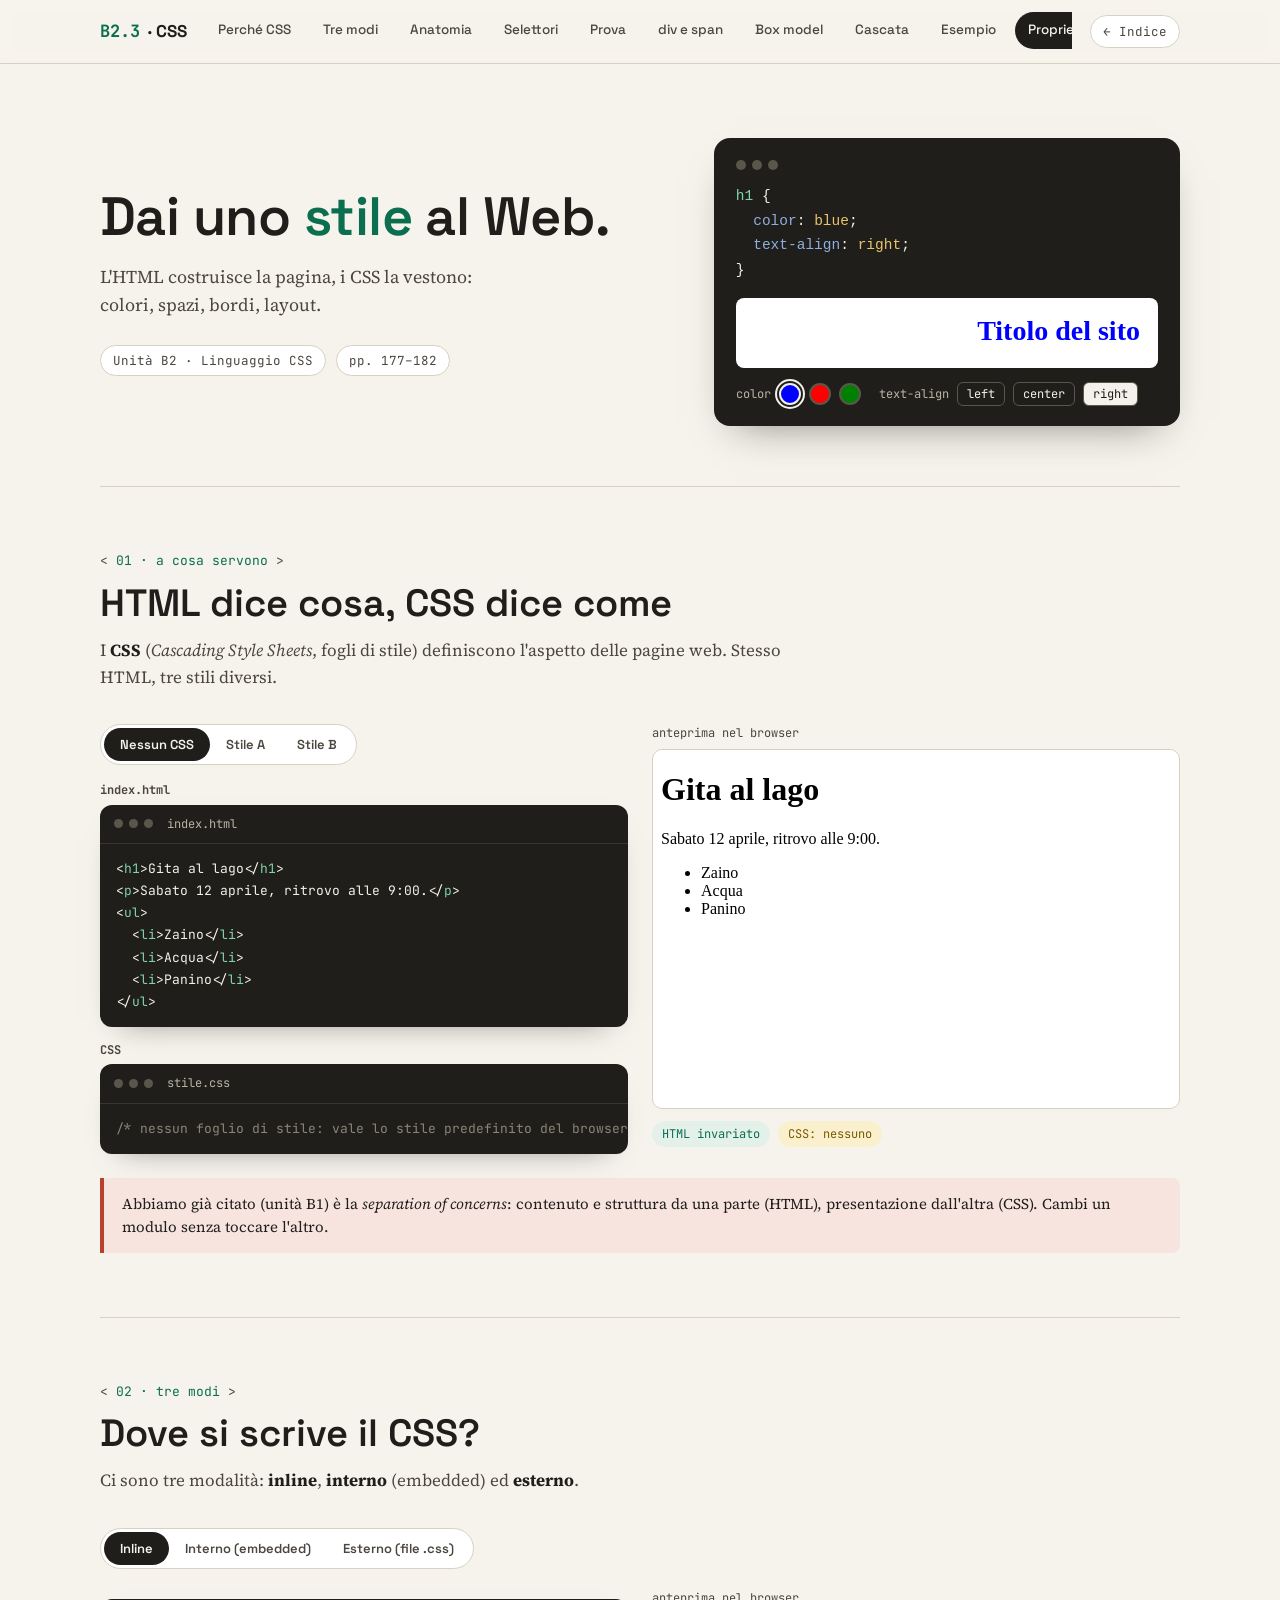
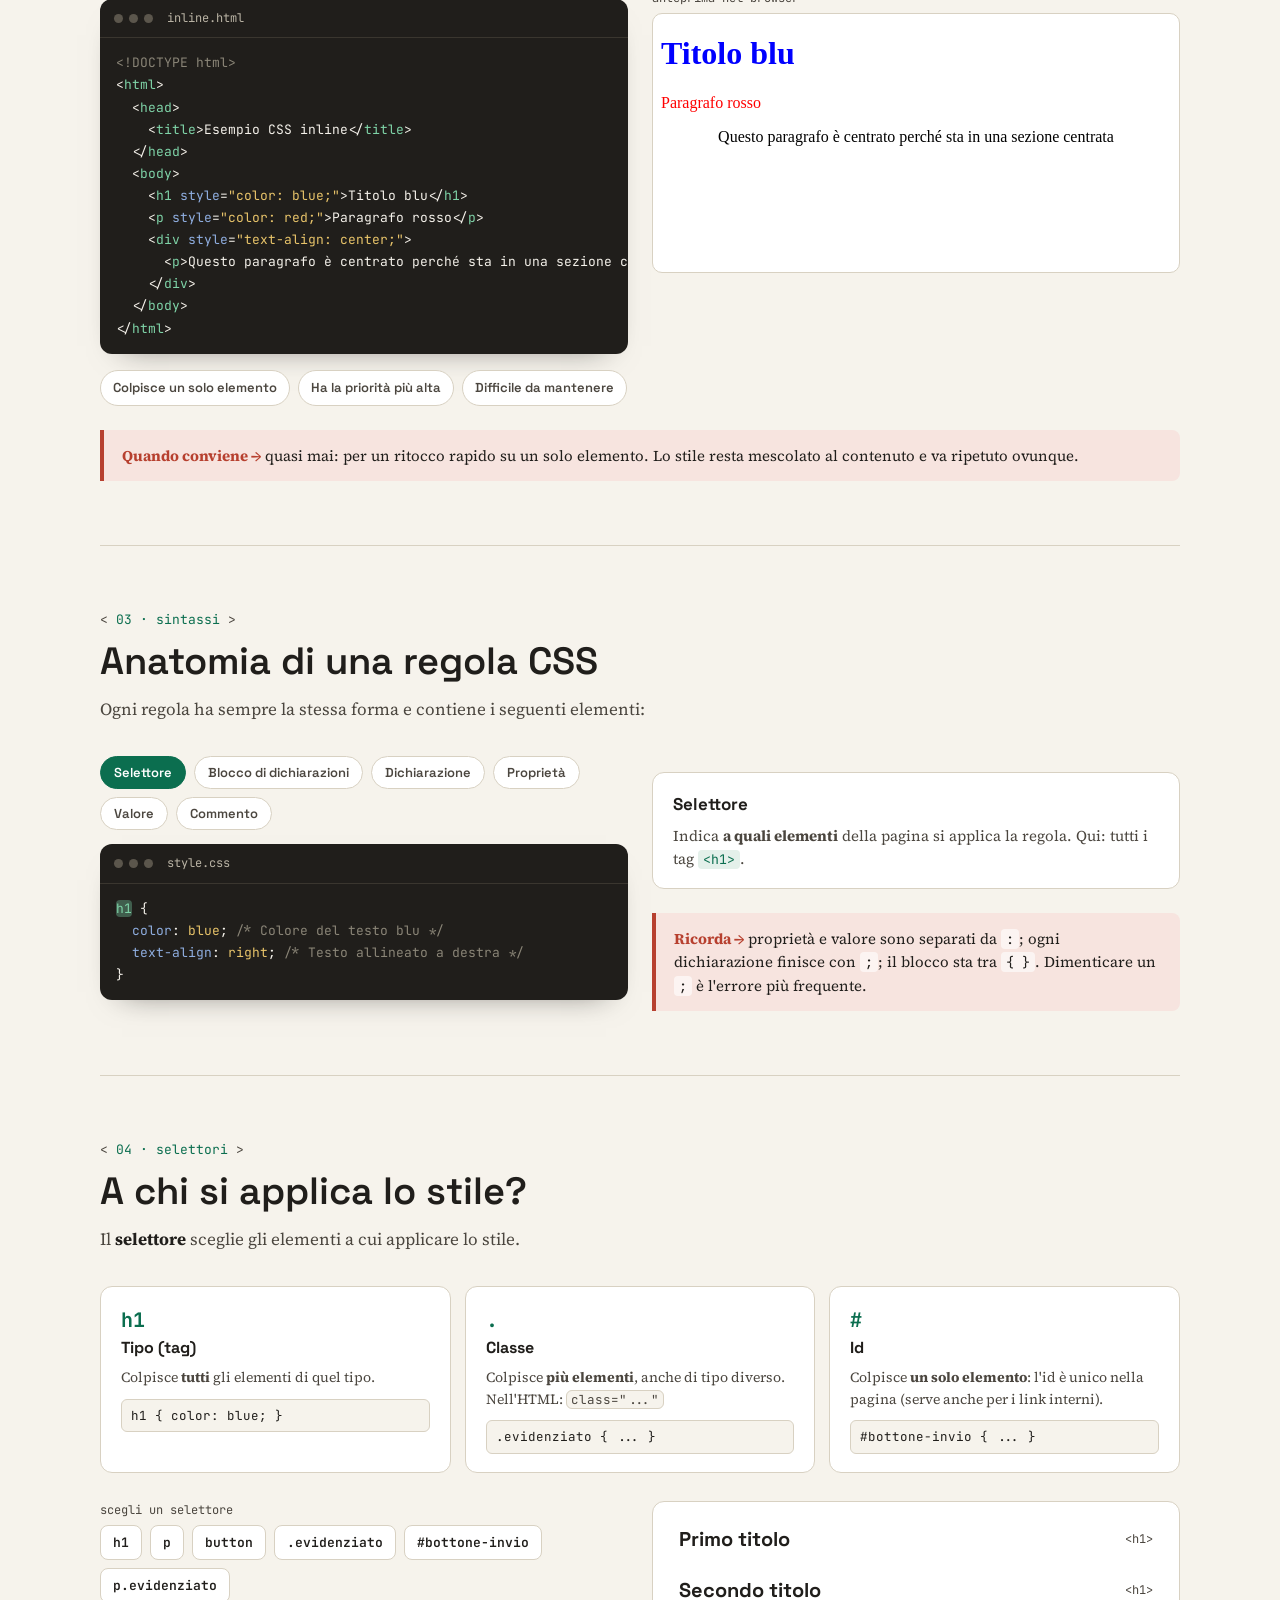
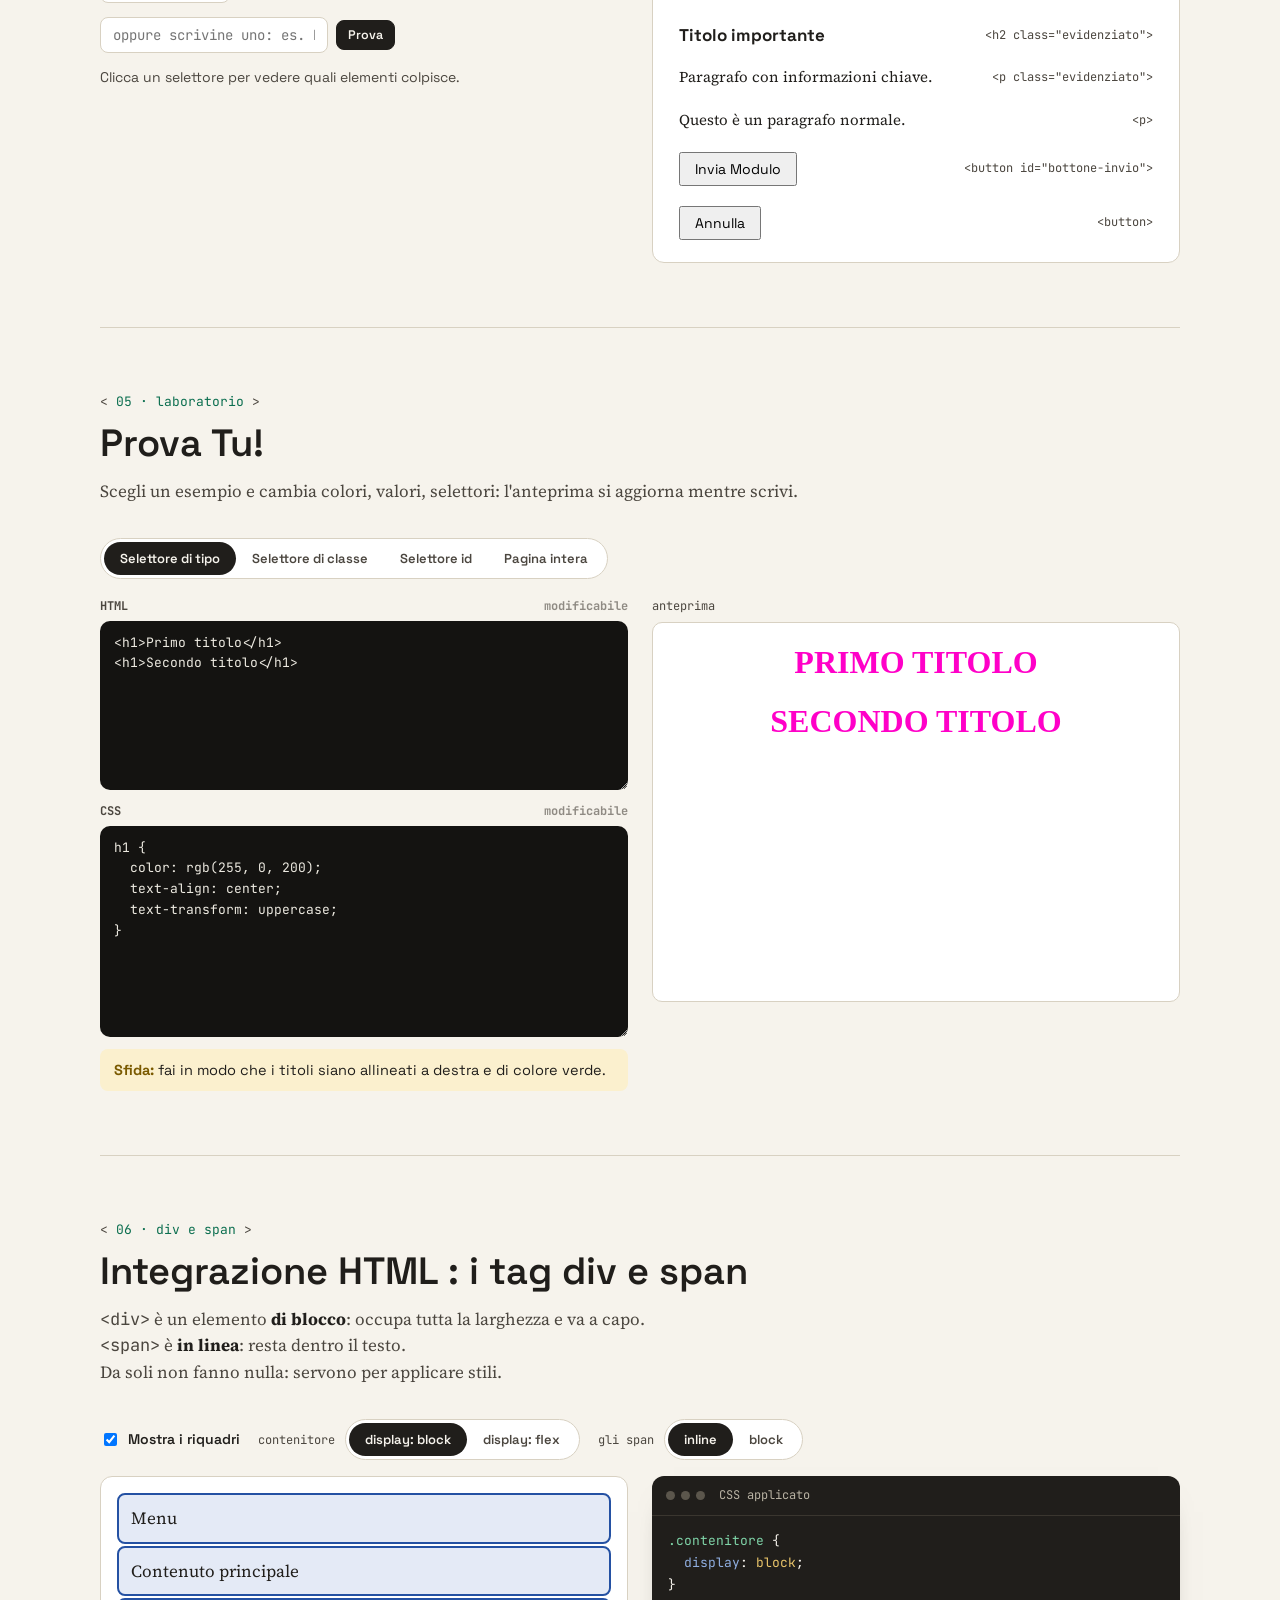
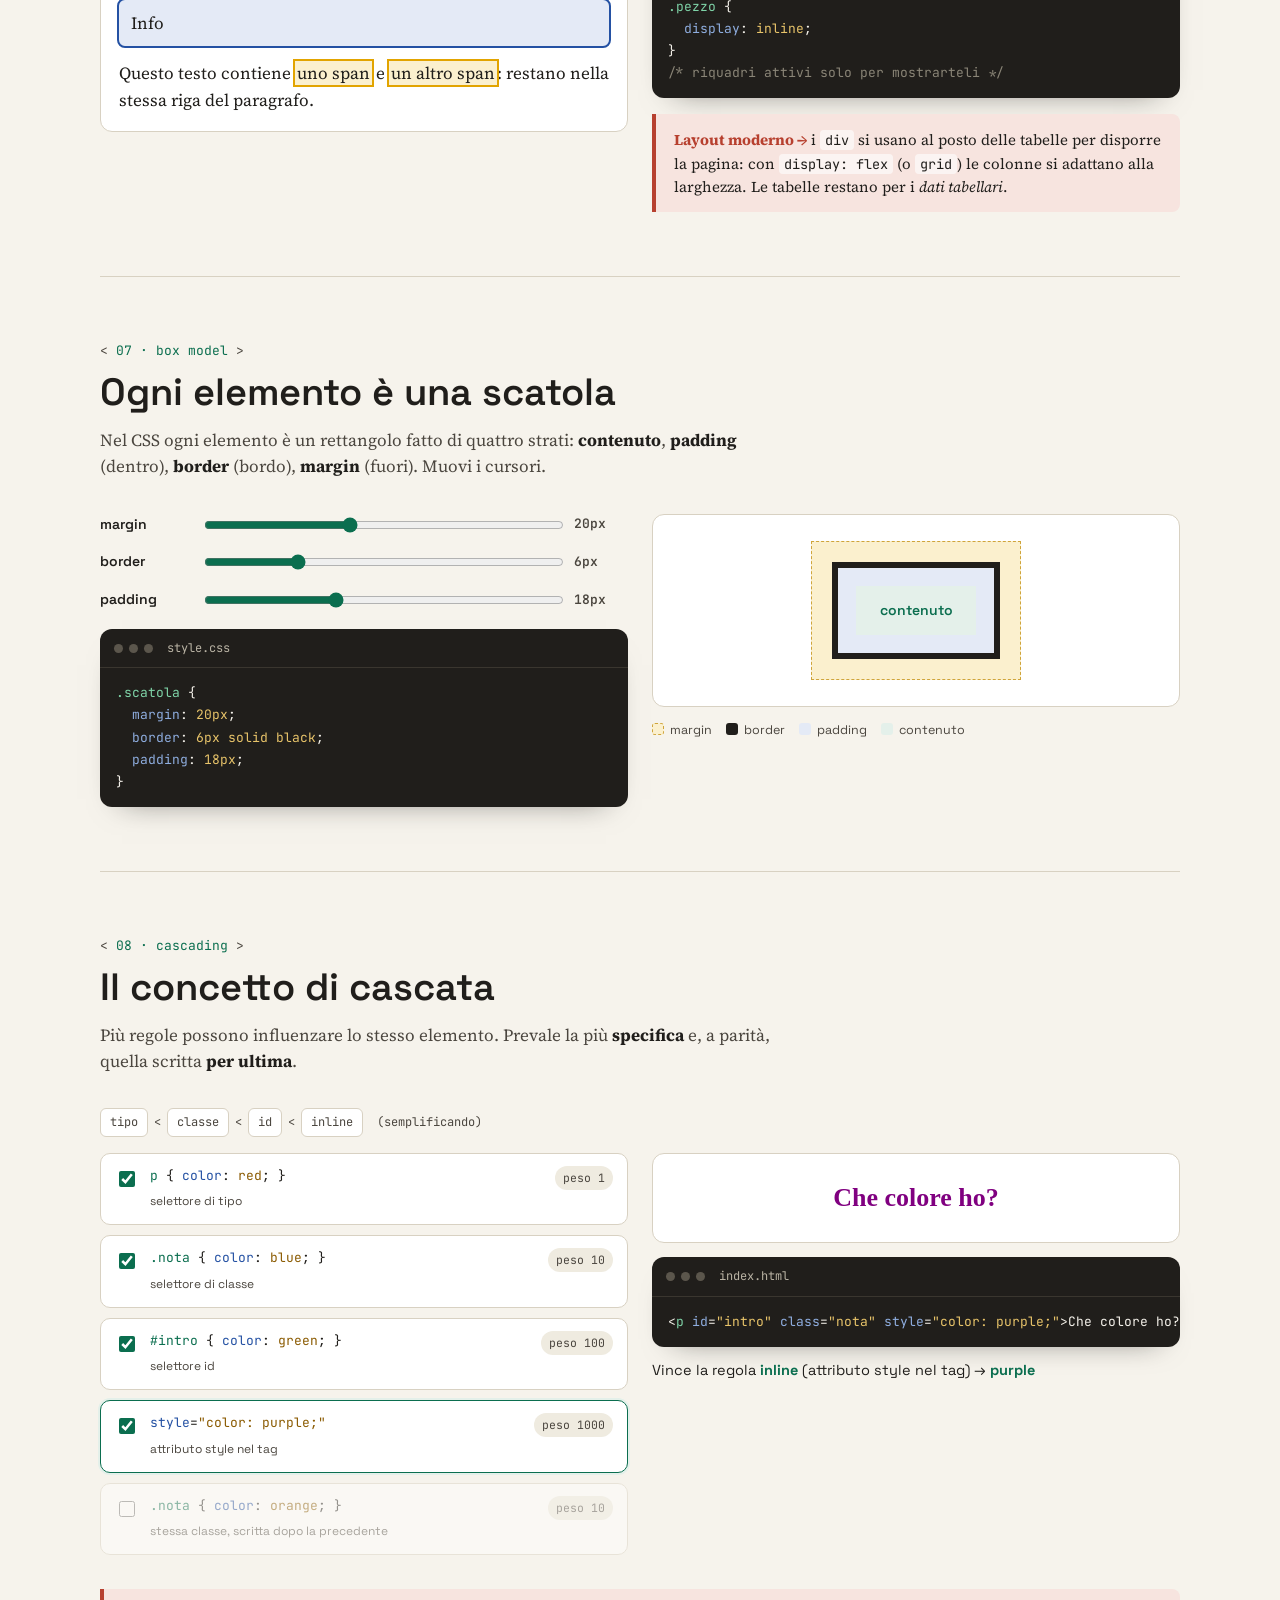
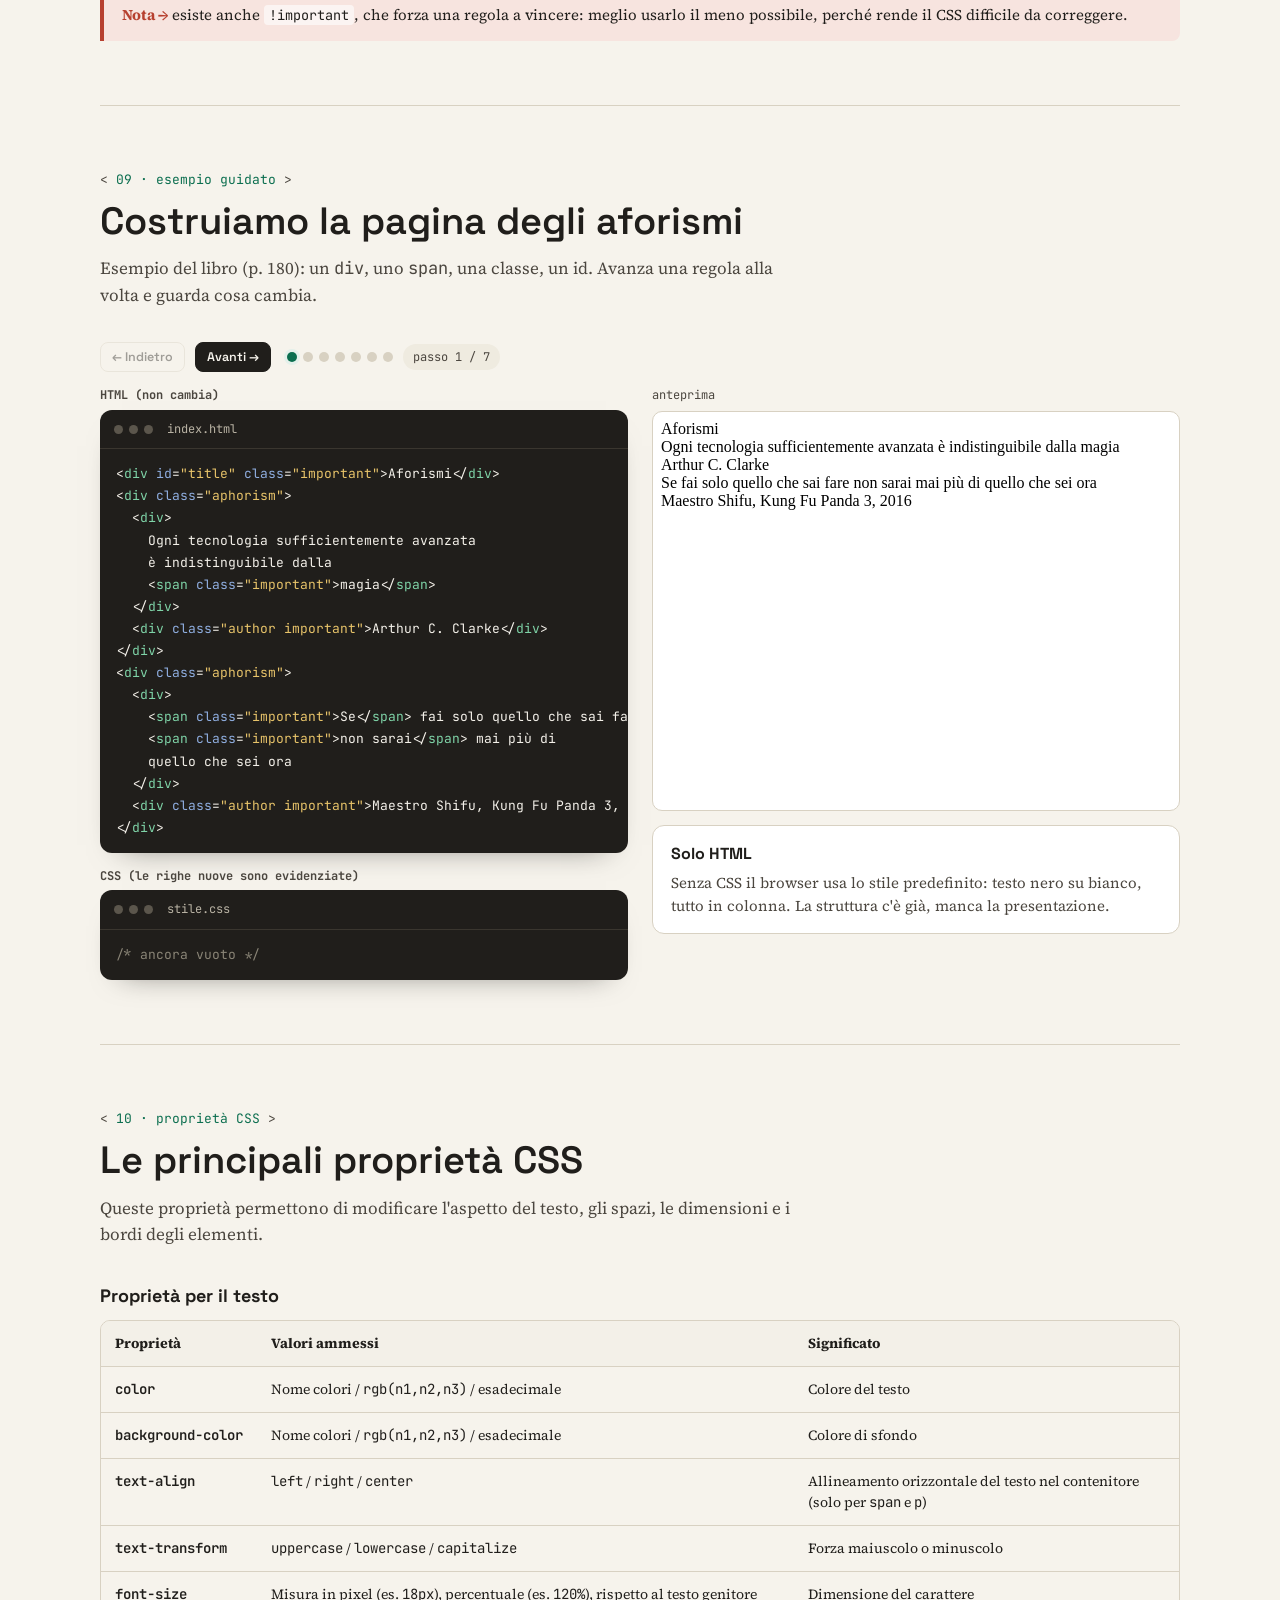
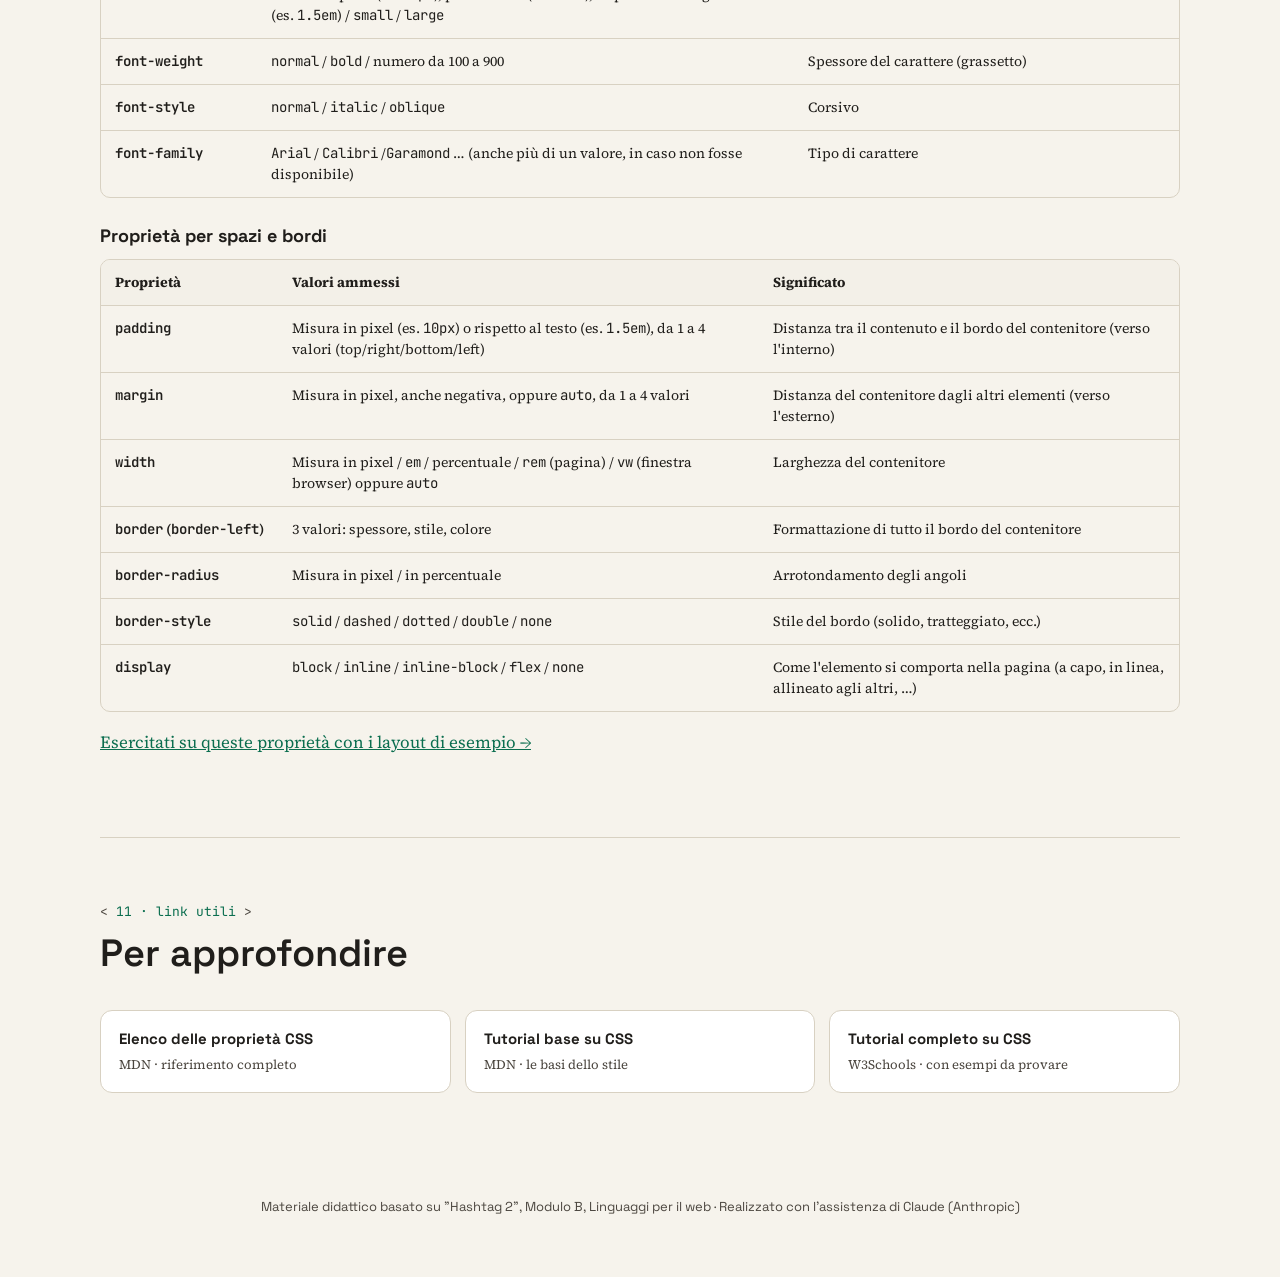
<file: 04-FogliDiStileCSS.html>
<!DOCTYPE html>
<html lang="it">

<head>
  <meta charset="UTF-8">
  <meta name="viewport" content="width=device-width, initial-scale=1">
  <title>Fogli di stile CSS — Unità B2.3</title>
  <meta name="description"
    content="Percorso interattivo sui CSS: modalità di inclusione, selettori, div e span, box model, cascata">
  <link rel="preconnect" href="https://fonts.googleapis.com">
  <link rel="preconnect" href="https://fonts.gstatic.com" crossorigin>
  <link
    href="https://fonts.googleapis.com/css2?family=Space+Grotesk:wght@400;500;600;700&family=Source+Serif+4:opsz,wght@8..60,400;8..60,500;8..60,600&family=JetBrains+Mono:wght@400;500;600;700&display=swap"
    rel="stylesheet">
  <link rel="stylesheet" href="style.css">
  <style>
    :root {
      --paper: #F6F3EC;
      --paper-2: #EFEBE0;
      --ink: #201E1B;
      --ink-soft: #4B463F;
      --line: #D8D1C2;
      --tag: #0B6E4F;
      --tag-soft: #E4F0EA;
      --amber: #E2A400;
      --amber-soft: #FBF0CE;
      --brick: #B7402F;
      --brick-soft: #F7E4DF;
      --blue: #2451A3;
      --blue-soft: #E4EAF6;
      --radius: 10px;
      --serif: "Source Serif 4", Georgia, serif;
      --sans: "Space Grotesk", "Helvetica Neue", Arial, sans-serif;
      --mono: "JetBrains Mono", "Fira Code", ui-monospace, monospace;
    }

    * {
      box-sizing: border-box
    }

    html {
      scroll-behavior: smooth;
      scroll-padding-top: 76px
    }

    @media (prefers-reduced-motion: reduce) {
      html {
        scroll-behavior: auto
      }

      * {
        animation-duration: .001ms !important;
        transition-duration: .001ms !important
      }
    }

    body {
      margin: 0;
      background: var(--paper);
      color: var(--ink);
      font-family: var(--serif);
      font-size: 17px;
      line-height: 1.55;
      -webkit-font-smoothing: antialiased;
    }

    ::selection {
      background: var(--amber-soft);
      color: var(--ink)
    }

    a {
      color: var(--tag)
    }

    h1,
    h2,
    h3,
    h4,
    .sans {
      font-family: var(--sans)
    }

    code,
    .mono {
      font-family: var(--mono)
    }

    :focus-visible {
      outline: 3px solid var(--tag);
      outline-offset: 2px
    }

    .skip-link {
      position: absolute;
      left: -999px;
      top: 0;
      background: var(--ink);
      color: var(--paper);
      padding: 10px 16px;
      z-index: 200
    }

    .skip-link:focus {
      left: 8px;
      top: 8px
    }

    /* ---------- TOPBAR ---------- */
    header.top {
      position: sticky;
      top: 0;
      z-index: 100;
      background: rgba(246, 243, 236, .92);
      backdrop-filter: blur(6px);
      border-bottom: 1px solid var(--line);
    }

    .top-inner {
      max-width: 1120px;
      margin: 0 auto;
      padding: 12px 20px;
      display: flex;
      align-items: center;
      gap: 18px
    }

    .brand {
      font-family: var(--sans);
      font-weight: 700;
      font-size: 17px;
      display: flex;
      align-items: center;
      gap: 8px;
      white-space: nowrap;
      color: var(--ink);
      text-decoration: none;
    }

    .brand .brk {
      color: var(--tag);
      font-family: var(--mono)
    }

    nav.pillnav {
      display: flex;
      gap: 6px;
      overflow-x: auto;
      scrollbar-width: none;
      padding-bottom: 2px;
      flex: 1
    }

    nav.pillnav::-webkit-scrollbar {
      display: none
    }

    nav.pillnav a {
      font-family: var(--sans);
      font-size: 13.5px;
      font-weight: 500;
      text-decoration: none;
      color: var(--ink-soft);
      padding: 7px 12px;
      border-radius: 999px;
      white-space: nowrap;
      border: 1px solid transparent;
      transition: background .15s, color .15s;
    }

    nav.pillnav a:hover {
      background: var(--paper-2)
    }

    nav.pillnav a.active {
      background: var(--ink);
      color: var(--paper)
    }


    /* ---------- LAYOUT ---------- */
    main {
      max-width: 1120px;
      margin: 0 auto;
      padding: 0 20px
    }

    section {
      padding: 64px 0;
      border-bottom: 1px solid var(--line)
    }

    section:last-of-type {
      border-bottom: none
    }

    .section-head {
      max-width: 700px;
      margin-bottom: 34px
    }

    .kicker {
      font-family: var(--mono);
      font-size: 13px;
      color: var(--tag);
      display: flex;
      align-items: center;
      gap: 8px;
      margin-bottom: 10px
    }

    .kicker::before {
      content: "<";
      color: var(--ink-soft)
    }

    .kicker::after {
      content: ">";
      color: var(--ink-soft)
    }

    h2 {
      font-size: clamp(28px, 4vw, 38px);
      margin: 0 0 12px;
      line-height: 1.15;
      font-weight: 600
    }

    .lead {
      font-size: 17px;
      color: var(--ink-soft);
      margin: 0
    }

    .lead strong {
      color: var(--ink)
    }

    .lab {
      display: grid;
      grid-template-columns: 1fr 1fr;
      gap: 24px;
      align-items: start
    }

    .lab>* {
      min-width: 0
    }

    @media (max-width:860px) {
      .lab {
        grid-template-columns: 1fr
      }
    }

    /* ---------- HERO ---------- */
    .hero {
      padding: 74px 0 60px
    }

    .hero-grid {
      display: grid;
      grid-template-columns: 1.1fr .9fr;
      gap: 44px;
      align-items: center
    }

    @media (max-width:860px) {
      .hero-grid {
        grid-template-columns: 1fr
      }
    }

    .hero h1 {
      font-size: clamp(34px, 5.4vw, 54px);
      line-height: 1.06;
      margin: 0 0 18px;
      font-weight: 600;
      letter-spacing: -.01em
    }

    .hero h1 .accent {
      color: var(--tag)
    }

    .hero p.sub {
      font-size: 18px;
      color: var(--ink-soft);
      max-width: 46ch;
      margin: 0 0 26px
    }

    .meta {
      display: flex;
      gap: 10px;
      flex-wrap: wrap;
      font-family: var(--mono);
      font-size: 12.5px;
      color: var(--ink-soft)
    }

    .meta span {
      border: 1px solid var(--line);
      padding: 5px 10px;
      border-radius: 999px;
      background: #fff
    }

    .tagviz {
      background: var(--ink);
      border-radius: 16px;
      padding: 22px 22px 20px;
      color: #F4F1EA;
      font-family: var(--mono);
      font-size: 14.5px;
      box-shadow: 0 18px 40px -22px rgba(20, 18, 15, .55);
    }

    .tagviz .win {
      display: flex;
      gap: 6px;
      margin-bottom: 14px
    }

    .tagviz .win i {
      width: 10px;
      height: 10px;
      border-radius: 50%;
      display: block;
      background: #5b564c
    }

    .tagviz pre {
      margin: 0;
      white-space: pre-wrap;
      line-height: 1.7
    }

    .tagviz .t {
      color: #7FD4A8
    }

    .tagviz .c {
      color: #8FAEE0
    }

    .tagviz .a {
      color: #E8C46A
    }

    .tagviz .m {
      color: #8a8577
    }

    .rule-row code .t {
      color: var(--tag)
    }

    .rule-row code .c {
      color: var(--blue)
    }

    .rule-row code .a {
      color: #8a5a00
    }

    .rule-row code .m {
      color: #8a8577
    }

    .hero-prev {
      background: #fff;
      color: #000;
      border-radius: 8px;
      margin-top: 16px;
      padding: 16px 18px;
      min-height: 70px
    }

    .fake-h1 {
      font-family: "Times New Roman", Times, serif;
      font-weight: 700;
      font-size: 28px;
      line-height: 1.2
    }

    .hero-ctrl {
      display: flex;
      gap: 8px;
      align-items: center;
      margin-top: 14px;
      flex-wrap: wrap;
      font-size: 12px;
      color: #b9b3a4
    }

    .sw {
      width: 22px;
      height: 22px;
      border-radius: 50%;
      border: 2px solid #5b564c;
      cursor: pointer;
      padding: 0
    }

    .sw.active {
      border-color: #F4F1EA;
      box-shadow: 0 0 0 2px var(--ink), 0 0 0 4px #F4F1EA
    }

    .mini {
      font-family: var(--mono);
      font-size: 12px;
      border: 1px solid #5b564c;
      background: transparent;
      color: #F4F1EA;
      border-radius: 6px;
      padding: 3px 9px;
      cursor: pointer
    }

    .mini.active {
      background: #F4F1EA;
      color: var(--ink)
    }

    /* ---------- COMPONENTS ---------- */
    .btn {
      font-family: var(--sans);
      font-weight: 600;
      font-size: 14px;
      cursor: pointer;
      border: 1px solid var(--ink);
      background: var(--ink);
      color: var(--paper);
      padding: 9px 16px;
      border-radius: 8px;
      transition: transform .12s, background .15s;
    }

    .btn:hover {
      background: #3a352d
    }

    .btn:active {
      transform: translateY(1px)
    }

    .btn.ghost {
      background: transparent;
      color: var(--ink);
      border-color: var(--line)
    }

    .btn.ghost:hover {
      border-color: var(--ink)
    }

    .btn.small {
      padding: 6px 11px;
      font-size: 12.5px
    }

    .btn[disabled] {
      opacity: .4;
      cursor: default
    }

    .pill-toggle {
      display: inline-flex;
      border: 1px solid var(--line);
      border-radius: 999px;
      padding: 3px;
      background: #fff;
      flex-wrap: wrap
    }

    .pill-toggle button {
      font-family: var(--sans);
      font-weight: 600;
      font-size: 13px;
      border: none;
      background: transparent;
      padding: 8px 16px;
      border-radius: 999px;
      cursor: pointer;
      color: var(--ink-soft);
    }

    .pill-toggle button.active {
      background: var(--ink);
      color: var(--paper)
    }

    .note-callout {
      border-left: 4px solid var(--brick);
      background: var(--brick-soft);
      padding: 14px 18px;
      border-radius: 0 8px 8px 0;
      font-size: 15px;
      margin-top: 24px
    }

    .note-callout strong {
      color: var(--brick)
    }

    .note-callout code {
      background: rgba(255, 255, 255, .6);
      padding: 1px 5px;
      border-radius: 4px;
      font-size: .9em
    }

    .chips {
      display: flex;
      gap: 8px;
      flex-wrap: wrap;
      margin-top: 16px
    }

    .chip-i {
      font-family: var(--sans);
      font-size: 13px;
      font-weight: 600;
      padding: 7px 12px;
      border-radius: 999px;
      border: 1px solid var(--line);
      background: #fff;
      color: var(--ink-soft)
    }

    .badge {
      font-family: var(--mono);
      font-size: 12px;
      padding: 4px 10px;
      border-radius: 999px;
      background: var(--paper-2);
      color: var(--ink-soft)
    }

    .badge.ok {
      background: var(--tag-soft);
      color: var(--tag)
    }

    .badge.chg {
      background: var(--amber-soft);
      color: #7a5a00
    }

    .status-row {
      display: flex;
      gap: 8px;
      margin-top: 12px;
      flex-wrap: wrap
    }

    .pv-label {
      font-family: var(--mono);
      font-size: 12px;
      color: var(--ink-soft);
      margin: 0 0 6px
    }

    .pv {
      width: 100%;
      border: 1px solid var(--line);
      border-radius: 10px;
      background: #fff;
      display: block
    }

    /* code blocks */
    .codeblock {
      background: var(--ink);
      color: #F4F1EA;
      border-radius: 12px;
      overflow: hidden;
      box-shadow: 0 14px 30px -22px rgba(20, 18, 15, .6)
    }

    .cb-head {
      display: flex;
      gap: 6px;
      align-items: center;
      padding: 10px 14px;
      border-bottom: 1px solid #3a362f;
      font-family: var(--mono);
      font-size: 12px;
      color: #b9b3a4
    }

    .cb-head i {
      width: 9px;
      height: 9px;
      border-radius: 50%;
      background: #5b564c;
      display: block
    }

    .cb-head span {
      margin-left: 8px
    }

    .cb-body {
      margin: 0;
      padding: 14px 16px;
      font-family: var(--mono);
      font-size: 13px;
      line-height: 1.7;
      overflow: auto;
      white-space: pre;
      tab-size: 2
    }

    .cb-body .t {
      color: #7FD4A8
    }

    .cb-body .c {
      color: #8FAEE0
    }

    .cb-body .a {
      color: #E8C46A
    }

    .cb-body .m {
      color: #8a8577
    }

    .ln {
      display: block
    }

    .ln.new {
      background: rgba(226, 164, 0, .22);
      box-shadow: -16px 0 0 rgba(226, 164, 0, .22), 16px 0 0 rgba(226, 164, 0, .22)
    }

    .ln.mark {
      background: rgba(124, 212, 168, .18);
      box-shadow: -16px 0 0 rgba(124, 212, 168, .18), 16px 0 0 rgba(124, 212, 168, .18)
    }

    .ln.mark::after {
      content: "  ← collega il foglio di stile";
      color: #7FD4A8;
      font-size: 12px
    }

    /* file tabs */
    .filetabs {
      display: flex;
      gap: 6px;
      margin-bottom: 10px;
      flex-wrap: wrap
    }

    .filetabs button {
      font-family: var(--mono);
      font-size: 12px;
      padding: 6px 11px;
      border-radius: 7px;
      border: 1px solid var(--line);
      background: #fff;
      cursor: pointer;
      color: var(--ink-soft)
    }

    .filetabs button.active {
      background: var(--ink);
      color: var(--paper);
      border-color: var(--ink)
    }

    /* anatomia */
    #anaCode {
      cursor: default
    }

    #anaCode [data-part] {
      cursor: pointer;
      border-radius: 4px;
      transition: background .15s
    }

    #anaCode [data-part]:hover {
      background: rgba(255, 255, 255, .12)
    }

    #anaCode[data-active="sel"] .sel {
      background: rgba(124, 212, 168, .35)
    }

    #anaCode[data-active="blk"] .blk {
      background: rgba(143, 174, 224, .25)
    }

    #anaCode[data-active="decl"] .decl {
      background: rgba(226, 164, 0, .30)
    }

    #anaCode[data-active="prop"] .prop {
      background: rgba(143, 174, 224, .45)
    }

    #anaCode[data-active="val"] .val {
      background: rgba(232, 196, 106, .45)
    }

    #anaCode[data-active="cmt"] .cmt {
      background: rgba(255, 255, 255, .2)
    }

    .part-chips {
      display: flex;
      gap: 8px;
      flex-wrap: wrap;
      margin-bottom: 14px
    }

    .part-chips button {
      font-family: var(--sans);
      font-size: 13px;
      font-weight: 600;
      border: 1px solid var(--line);
      background: #fff;
      border-radius: 999px;
      padding: 7px 13px;
      cursor: pointer;
      color: var(--ink-soft)
    }

    .part-chips button.active {
      background: var(--tag);
      border-color: var(--tag);
      color: #fff
    }

    .explain {
      border: 1px solid var(--line);
      border-radius: 12px;
      background: #fff;
      padding: 18px 20px;
      margin-top: 16px;
      min-height: 110px
    }

    .explain h4 {
      margin: 0 0 6px;
      font-size: 17px
    }

    .explain p {
      margin: 0;
      font-size: 15px;
      color: var(--ink-soft)
    }

    .explain code {
      background: var(--tag-soft);
      color: var(--tag);
      padding: 1px 5px;
      border-radius: 4px;
      font-size: .88em
    }

    /* selettori */
    .rule-cards {
      display: grid;
      grid-template-columns: repeat(3, 1fr);
      gap: 14px;
      margin-bottom: 28px
    }

    @media (max-width:860px) {
      .rule-cards {
        grid-template-columns: 1fr
      }
    }

    .rule-card {
      border: 1px solid var(--line);
      border-radius: 12px;
      background: #fff;
      padding: 18px 20px
    }

    .rule-card h4 {
      margin: 0 0 4px;
      font-size: 16px
    }

    .rule-card .sym {
      font-family: var(--mono);
      color: var(--tag);
      font-size: 20px;
      font-weight: 700
    }

    .rule-card p {
      margin: 6px 0 10px;
      font-size: 14px;
      color: var(--ink-soft)
    }

    .rule-card code {
      display: block;
      font-size: 12.5px;
      background: var(--paper);
      padding: 6px 9px;
      border-radius: 6px;
      border: 1px solid var(--line)
    }

    .sel-bar {
      display: flex;
      flex-wrap: wrap;
      gap: 8px;
      margin-bottom: 14px
    }

    .sel-btn {
      font-family: var(--mono);
      font-size: 13px;
      font-weight: 600;
      border: 1px solid var(--line);
      background: #fff;
      border-radius: 8px;
      padding: 8px 12px;
      cursor: pointer;
      color: var(--ink)
    }

    .sel-btn:hover {
      border-color: var(--ink)
    }

    .sel-btn.active {
      background: var(--tag);
      border-color: var(--tag);
      color: #fff
    }

    .sel-free {
      display: flex;
      gap: 8px;
      align-items: center;
      margin-bottom: 14px;
      flex-wrap: wrap
    }

    .sel-free input {
      font-family: var(--mono);
      font-size: 14px;
      padding: 8px 12px;
      border: 1px solid var(--line);
      border-radius: 8px;
      min-width: 220px;
      background: #fff
    }

    .sel-result {
      font-family: var(--sans);
      font-size: 14px;
      color: var(--ink-soft);
      margin-bottom: 14px;
      min-height: 22px
    }

    .sel-result b {
      color: var(--tag)
    }

    .mock {
      border: 1px solid var(--line);
      border-radius: 12px;
      background: #fff;
      padding: 12px
    }

    .mock-row {
      display: flex;
      align-items: center;
      justify-content: space-between;
      gap: 12px;
      padding: 8px 12px;
      border-radius: 8px;
      border: 2px solid transparent;
      transition: background .15s, border-color .15s
    }

    .mock-row.hit {
      border-color: var(--tag);
      background: var(--tag-soft)
    }

    .mock-row code {
      font-size: 12px;
      color: var(--ink-soft);
      white-space: nowrap
    }

    .mock-row h1 {
      font-size: 20px;
      margin: 0;
      font-weight: 700
    }

    .mock-row h2 {
      font-size: 17px;
      margin: 0;
      font-weight: 700
    }

    .mock-row p {
      margin: 0;
      font-size: 15px
    }

    .mock-row button {
      font-family: var(--sans);
      font-size: 14px;
      padding: 6px 14px
    }

    /* playground */
    .pg-label {
      font-family: var(--mono);
      font-size: 12px;
      font-weight: 700;
      color: var(--ink-soft);
      margin: 12px 0 5px;
      display: flex;
      justify-content: space-between
    }

    .pg-label:first-child {
      margin-top: 0
    }

    .pg-ta {
      width: 100%;
      font-family: var(--mono);
      font-size: 13px;
      line-height: 1.6;
      background: #141311;
      color: #EDEAE1;
      border: none;
      border-radius: 10px;
      padding: 12px 14px;
      resize: vertical;
      outline: none;
      display: block
    }

    .pg-ta:focus {
      box-shadow: 0 0 0 3px rgba(11, 110, 79, .4)
    }

    .challenge {
      margin-top: 12px;
      font-size: 14.5px;
      background: var(--amber-soft);
      border-radius: 8px;
      padding: 10px 14px;
      font-family: var(--sans)
    }

    .challenge b {
      color: #7a5a00
    }

    /* div/span demo */
    .ctrl-row {
      display: flex;
      gap: 18px;
      flex-wrap: wrap;
      margin-bottom: 16px;
      align-items: center
    }

    .ctrl-row label.chk {
      font-family: var(--sans);
      font-size: 14px;
      font-weight: 600;
      display: flex;
      gap: 8px;
      align-items: center;
      cursor: pointer
    }

    .ds-stage {
      border: 1px solid var(--line);
      border-radius: 12px;
      background: #fff;
      padding: 18px
    }

    .ds-wrap {
      display: block
    }

    .ds-stage.flex .ds-wrap {
      display: flex;
      gap: 10px
    }

    .ds-stage.flex .ds-wrap .ds-box {
      flex: 1
    }

    .ds-box {
      padding: 10px 12px;
      border-radius: 6px;
      margin: 0 0 6px
    }

    .ds-stage.flex .ds-box {
      margin: 0
    }

    .ds-stage.show .ds-box {
      outline: 2px solid var(--blue);
      background: var(--blue-soft)
    }

    .ds-chip {
      padding: 0 2px
    }

    .ds-stage.show .ds-chip {
      outline: 2px solid var(--amber);
      background: var(--amber-soft)
    }

    .ds-stage.span-block .ds-chip {
      display: block;
      margin: 4px 0
    }

    .ds-p {
      margin: 14px 0 0
    }

    /* box model */
    .bm-stage {
      display: flex;
      justify-content: center;
      padding: 26px 10px;
      background: #fff;
      border: 1px solid var(--line);
      border-radius: 12px;
      overflow: auto
    }

    .bm-margin {
      background: var(--amber-soft);
      border: 1px dashed #cfa43a;
      display: inline-block;
      transition: padding .12s
    }

    .bm-box {
      background: var(--blue-soft);
      border-style: solid;
      border-color: var(--ink);
      transition: border-width .12s, padding .12s
    }

    .bm-content {
      background: var(--tag-soft);
      padding: 14px 22px;
      font-family: var(--sans);
      font-weight: 600;
      font-size: 14px;
      color: var(--tag);
      text-align: center;
      min-width: 120px
    }

    .sliders {
      display: grid;
      gap: 16px;
      margin-bottom: 18px
    }

    .slider {
      display: grid;
      grid-template-columns: 90px 1fr 54px;
      gap: 12px;
      align-items: center;
      font-family: var(--sans);
      font-size: 14px;
      font-weight: 600
    }

    .slider input[type=range] {
      width: 100%;
      accent-color: var(--tag)
    }

    .slider output {
      font-family: var(--mono);
      font-size: 13px;
      color: var(--ink-soft)
    }

    .legend {
      display: flex;
      gap: 14px;
      flex-wrap: wrap;
      margin-top: 14px;
      font-family: var(--sans);
      font-size: 12.5px;
      color: var(--ink-soft)
    }

    .legend i {
      display: inline-block;
      width: 12px;
      height: 12px;
      border-radius: 3px;
      margin-right: 6px;
      vertical-align: -1px
    }

    /* cascata */
    .rule-row {
      display: flex;
      gap: 12px;
      align-items: flex-start;
      border: 1px solid var(--line);
      background: #fff;
      border-radius: 10px;
      padding: 12px 14px;
      margin-bottom: 10px;
      cursor: pointer
    }

    .rule-row.off {
      opacity: .45
    }

    .rule-row input {
      margin-top: 5px;
      accent-color: var(--tag);
      width: 16px;
      height: 16px
    }

    .rule-row .rc {
      flex: 1
    }

    .rule-row code {
      font-size: 13px;
      display: block
    }

    .rule-row small {
      font-family: var(--sans);
      font-size: 12px;
      color: var(--ink-soft)
    }

    .rule-row .pw {
      font-family: var(--mono);
      font-size: 11.5px;
      padding: 3px 8px;
      border-radius: 999px;
      background: var(--paper-2);
      color: var(--ink-soft);
      white-space: nowrap
    }

    .rule-row.win {
      border-color: var(--tag);
      box-shadow: 0 0 0 2px var(--tag-soft)
    }

    .cas-stage {
      background: #fff;
      border: 1px solid var(--line);
      border-radius: 12px;
      padding: 24px;
      text-align: center;
      font-family: "Times New Roman", Times, serif;
      font-size: 26px;
      font-weight: 700;
      margin-bottom: 14px
    }

    .cas-msg {
      font-family: var(--sans);
      font-size: 14.5px;
      margin: 12px 0
    }

    .cas-msg b {
      color: var(--tag)
    }


    .scale {
      display: flex;
      gap: 6px;
      align-items: center;
      font-family: var(--mono);
      font-size: 12px;
      margin-bottom: 16px;
      color: var(--ink-soft);
      flex-wrap: wrap
    }

    .scale span.s {
      padding: 4px 9px;
      border-radius: 6px;
      background: #fff;
      border: 1px solid var(--line)
    }

    /* stepper */
    .stepper-ctrl {
      display: flex;
      gap: 10px;
      align-items: center;
      margin: 14px 0;
      flex-wrap: wrap
    }

    .dots {
      display: flex;
      gap: 6px;
      margin-left: 6px
    }

    .dots i {
      width: 10px;
      height: 10px;
      border-radius: 50%;
      background: var(--line);
      display: block;
      cursor: pointer
    }

    .dots i.on {
      background: var(--tag)
    }

    .dots i.cur {
      box-shadow: 0 0 0 3px var(--tag-soft);
      background: var(--tag)
    }

    .step-text {
      border: 1px solid var(--line);
      background: #fff;
      border-radius: 12px;
      padding: 16px 18px;
      margin-top: 14px;
      font-size: 15px;
      min-height: 92px
    }

    .step-text h4 {
      margin: 0 0 4px;
      font-size: 16px
    }

    .step-text p {
      margin: 0;
      color: var(--ink-soft)
    }

    .step-text code {
      background: var(--tag-soft);
      color: var(--tag);
      padding: 1px 5px;
      border-radius: 4px;
      font-size: .88em
    }


    .links {
      display: grid;
      grid-template-columns: repeat(3, 1fr);
      gap: 14px;
      margin-top: 34px
    }

    @media (max-width:860px) {
      .links {
        grid-template-columns: 1fr
      }
    }

    .linkcard {
      display: block;
      border: 1px solid var(--line);
      border-radius: 12px;
      background: #fff;
      padding: 16px 18px;
      text-decoration: none;
      color: var(--ink);
      transition: border-color .15s, transform .15s
    }

    .linkcard:hover {
      border-color: var(--tag);
      transform: translateY(-2px)
    }

    .linkcard b {
      font-family: var(--sans);
      font-size: 15px;
      display: block
    }

    .linkcard span {
      font-size: 13px;
      color: var(--ink-soft)
    }


    footer {
      padding: 40px 20px 60px;
      text-align: center;
      font-family: var(--sans);
      font-size: 13px;
      color: var(--ink-soft)
    }

    .property-title {
      margin: 24px 0 10px;
      font-size: 18px;
    }

    .property-table-wrap {
      width: 100%;
      overflow-x: auto;
      border: 1px solid var(--line);
      border-radius: 10px;
    }

    .property-table {
      width: 100%;
      border-collapse: collapse;
      font-size: 14px;
      line-height: 1.5;
    }

    .property-table th,
    .property-table td {
      padding: 12px 14px;
      text-align: left;
      vertical-align: top;
      border-bottom: 1px solid var(--line);
    }

    .property-table th {
      background: var(--surface, #f3f0e8);
      font-weight: 700;
    }

    .property-table tr:last-child td {
      border-bottom: 0;
    }

    .property-table td:first-child {
      white-space: nowrap;
      font-weight: 600;
    }

    .property-table code {
      overflow-wrap: anywhere;
    }

    .practice-link {
      margin: 18px 0 0;
      font-weight: 600;
    }

    .practice-link a {
      text-decoration: underline;
      text-underline-offset: 3px;
    }

    @media (max-width: 700px) {
      .property-table {
        min-width: 650px;
      }
    }
  </style>
</head>

<body>
  <a href="#main" class="skip-link">Vai al contenuto</a>

  <header class="top">
    <div class="top-inner">
      <a class="brand" href="#top"><span class="brk">B2.3</span> · CSS</a>
      <nav class="pillnav" id="pillnav" aria-label="Sezioni">
        <a href="#perche">Perché CSS</a>
        <a href="#modi">Tre modi</a>
        <a href="#anatomia">Anatomia</a>
        <a href="#selettori">Selettori</a>
        <a href="#prova">Prova</a>
        <a href="#divspan">div e span</a>
        <a href="#box">Box model</a>
        <a href="#cascata">Cascata</a>
        <a href="#esempio">Esempio</a>
        <a href="#proprieta">Proprietà CSS</a>
        <a href="#link">Link</a>
      </nav>
      <a class="home" href="index.html">← Indice</a>
    </div>
  </header>

  <main id="main">

    <!-- HERO -->
    <section class="hero" id="top">
      <div class="hero-grid">
        <div>
          <h1>Dai uno <span class="accent">stile</span> al Web.</h1>
          <p class="sub">L'HTML costruisce la pagina, i CSS la vestono: colori, spazi, bordi, layout. </p>
          <div class="meta">
            <span>Unità B2 · Linguaggio CSS</span>
            <span>pp. 177–182</span>
          </div>
        </div>
        <div class="tagviz">
          <div class="win"><i></i><i></i><i></i></div>
          <pre id="heroCode"></pre>
          <div class="hero-prev">
            <div class="fake-h1" id="heroH1">Titolo del sito</div>
          </div>
          <div class="hero-ctrl">
            <span>color</span>
            <button class="sw active" data-c="blue" style="background:blue" aria-label="blue"></button>
            <button class="sw" data-c="red" style="background:red" aria-label="red"></button>
            <button class="sw" data-c="green" style="background:green" aria-label="green"></button>
            <span style="margin-left:10px">text-align</span>
            <button class="mini" data-a="left">left</button>
            <button class="mini" data-a="center">center</button>
            <button class="mini active" data-a="right">right</button>
          </div>
        </div>
      </div>
    </section>

    <!-- 1. PERCHE -->
    <section id="perche">
      <div class="section-head">
        <div class="kicker">01 · a cosa servono</div>
        <h2>HTML dice cosa, CSS dice come</h2>
        <p class="lead">I <strong>CSS</strong> (<em>Cascading Style Sheets</em>, fogli di stile) definiscono l'aspetto
          delle pagine web. Stesso HTML, tre stili diversi.</p>
      </div>
      <div class="lab">
        <div>
          <div class="pill-toggle" id="themeToggle">
            <button class="active" data-theme="none">Nessun CSS</button>
            <button data-theme="a">Stile A</button>
            <button data-theme="b">Stile B</button>
          </div>
          <div class="pg-label" style="margin-top:16px"><span>index.html</span></div>
          <div id="perHtml"></div>
          <div class="pg-label" style="margin-top:14px"><span>CSS</span></div>
          <div id="perCss"></div>
        </div>
        <div>
          <div class="pv-label">anteprima nel browser</div>
          <iframe class="pv" id="perFrame" sandbox="" title="Anteprima" style="height:360px"></iframe>
          <div class="status-row"><span class="badge ok">HTML invariato</span><span class="badge chg" id="perBadge">CSS:
              nessuno</span></div>
        </div>
      </div>
      <div class="note-callout">Abbiamo già citato (unità B1) è la <em>separation of concerns</em>: contenuto e
        struttura da una parte (HTML), presentazione dall'altra (CSS). Cambi un modulo senza toccare l'altro.</div>
    </section>

    <!-- 2. TRE MODI -->
    <section id="modi">
      <div class="section-head">
        <div class="kicker">02 · tre modi</div>
        <h2>Dove si scrive il CSS?</h2>
        <p class="lead">Ci sono tre modalità: <strong>inline</strong>, <strong>interno</strong> (embedded) ed
          <strong>esterno</strong>.
        </p>
      </div>
      <div class="pill-toggle" id="modeToggle">
        <button class="active" data-mode="inline">Inline</button>
        <button data-mode="emb">Interno (embedded)</button>
        <button data-mode="ext">Esterno (file .css)</button>
      </div>
      <div class="lab" style="margin-top:20px">
        <div>
          <div class="filetabs" id="fileTabs"></div>
          <div id="modeCode"></div>
        </div>
        <div id="modePrev"></div>
      </div>
      <div class="chips" id="modeChips"></div>
      <div class="note-callout" id="modeNote"></div>
    </section>

    <!-- 3. ANATOMIA -->
    <section id="anatomia">
      <div class="section-head">
        <div class="kicker">03 · sintassi</div>
        <h2>Anatomia di una regola CSS</h2>
        <p class="lead">Ogni regola ha sempre la stessa forma e contiene i seguenti elementi:</p>
      </div>
      <div class="lab">
        <div>
          <div class="part-chips" id="partChips">
            <button data-p="sel" class="active">Selettore</button>
            <button data-p="blk">Blocco di dichiarazioni</button>
            <button data-p="decl">Dichiarazione</button>
            <button data-p="prop">Proprietà</button>
            <button data-p="val">Valore</button>
            <button data-p="cmt">Commento</button>
          </div>
          <div class="codeblock">
            <div class="cb-head"><i></i><i></i><i></i><span>style.css</span></div>
            <pre class="cb-body" id="anaCode" data-active="sel"><span class="sel t" data-part="sel">h1</span> <span class="blk" data-part="blk">{
  <span class="decl" data-part="decl"><span class="prop c" data-part="prop">color</span>: <span class="val a" data-part="val">blue</span>;</span> <span class="cmt m" data-part="cmt">/* Colore del testo blu */</span>
  <span class="decl" data-part="decl"><span class="prop c" data-part="prop">text-align</span>: <span class="val a" data-part="val">right</span>;</span> <span class="cmt m" data-part="cmt">/* Testo allineato a destra */</span>
}</span></pre>
          </div>
        </div>
        <div>
          <div class="explain" id="anaExplain" aria-live="polite"></div>
          <div class="note-callout"><strong>Ricorda →</strong> proprietà e valore sono separati da <code>:</code>; ogni
            dichiarazione finisce con <code>;</code>; il blocco sta tra <code>{ }</code>. Dimenticare un <code>;</code>
            è l'errore più frequente.</div>
        </div>
      </div>
    </section>

    <!-- 4. SELETTORI -->
    <section id="selettori">
      <div class="section-head">
        <div class="kicker">04 · selettori</div>
        <h2>A chi si applica lo stile?</h2>
        <p class="lead">Il <strong>selettore</strong> sceglie gli elementi a cui applicare lo stile.</p>
      </div>
      <div class="rule-cards">
        <div class="rule-card">
          <div class="sym">h1</div>
          <h4>Tipo (tag)</h4>
          <p>Colpisce <b>tutti</b> gli elementi di quel tipo.</p>
          <code>h1 { color: blue; }</code>
        </div>
        <div class="rule-card">
          <div class="sym">.</div>
          <h4>Classe</h4>
          <p>Colpisce <b>più elementi</b>, anche di tipo diverso. Nell'HTML: <code
              style="display:inline;padding:0 4px">class="..."</code></p>
          <code>.evidenziato { ... }</code>
        </div>
        <div class="rule-card">
          <div class="sym">#</div>
          <h4>Id</h4>
          <p>Colpisce <b>un solo elemento</b>: l'id è unico nella pagina (serve anche per i link interni).</p>
          <code>#bottone-invio { ... }</code>
        </div>
      </div>

      <div class="lab">
        <div>
          <div class="pv-label">scegli un selettore</div>
          <div class="sel-bar" id="selBar"></div>
          <div class="sel-free">
            <input id="selInput" type="text" placeholder="oppure scrivine uno: es. h2.evidenziato" spellcheck="false"
              autocomplete="off">
            <button class="btn small" id="selGo">Prova</button>
          </div>
          <div class="sel-result" id="selResult" aria-live="polite">Clicca un selettore per vedere quali elementi
            colpisce.</div>
        </div>
        <div class="mock" id="selMock"></div>
      </div>
    </section>

    <!-- 5. PROVA -->
    <section id="prova">
      <div class="section-head">
        <div class="kicker">05 · laboratorio</div>
        <h2>Prova Tu!</h2>
        <p class="lead">Scegli un esempio e cambia colori, valori, selettori: l'anteprima si aggiorna mentre scrivi.</p>
      </div>
      <div class="pill-toggle" id="pgToggle" style="margin-bottom:18px">
        <button class="active" data-pg="tipo">Selettore di tipo</button>
        <button data-pg="classe">Selettore di classe</button>
        <button data-pg="id">Selettore id</button>
        <button data-pg="pagina">Pagina intera</button>
      </div>
      <div class="lab">
        <div>
          <div class="pg-label"><span>HTML</span><span style="opacity:.6">modificabile</span></div>
          <textarea class="pg-ta" id="pgHtml" rows="7" spellcheck="false"></textarea>
          <div class="pg-label"><span>CSS</span><span style="opacity:.6">modificabile</span></div>
          <textarea class="pg-ta" id="pgCss" rows="9" spellcheck="false"></textarea>
          <div class="challenge" id="pgChallenge"></div>
        </div>
        <div>
          <div class="pv-label">anteprima</div>
          <iframe class="pv" id="pgFrame" sandbox="" title="Anteprima laboratorio" style="height:380px"></iframe>
        </div>
      </div>
    </section>

    <!-- 6. DIV E SPAN -->
    <section id="divspan">
      <div class="section-head">
        <div class="kicker">06 · div e span</div>
        <h2>Integrazione HTML : i tag div e span</h2>
        <p class="lead"><code>&lt;div&gt;</code> è un elemento <strong>di blocco</strong>: occupa tutta la larghezza e
          va a capo. <br><code>&lt;span&gt;</code> è <strong>in linea</strong>: resta dentro il testo.
          <br>Da soli non fanno nulla: servono per applicare stili.
        </p>
      </div>
      <div class="ctrl-row">
        <label class="chk"><input type="checkbox" id="dsShow" checked> Mostra i riquadri</label>
        <div>
          <span class="pv-label" style="margin-right:6px">contenitore</span>
          <span class="pill-toggle" id="dsFlex"><button class="active" data-v="block">display: block</button><button
              data-v="flex">display: flex</button></span>
        </div>
        <div>
          <span class="pv-label" style="margin-right:6px">gli span</span>
          <span class="pill-toggle" id="dsSpan"><button class="active" data-v="inline">inline</button><button
              data-v="block">block</button></span>
        </div>
      </div>
      <div class="lab">
        <div class="ds-stage show" id="dsStage">
          <div class="ds-wrap">
            <div class="ds-box">Menu</div>
            <div class="ds-box">Contenuto principale</div>
            <div class="ds-box">Info</div>
          </div>
          <p class="ds-p">Questo testo contiene <span class="ds-chip">uno span</span> e <span class="ds-chip">un altro
              span</span>: restano nella stessa riga del paragrafo.</p>
        </div>
        <div>
          <div class="codeblock">
            <div class="cb-head"><i></i><i></i><i></i><span>CSS applicato</span></div>
            <pre class="cb-body" id="dsCode"></pre>
          </div>
          <div class="note-callout" style="margin-top:16px"><strong>Layout moderno →</strong> i <code>div</code> si
            usano al posto delle tabelle per disporre la pagina: con <code>display: flex</code> (o <code>grid</code>) le
            colonne si adattano alla larghezza. Le tabelle restano per i <em>dati tabellari</em>.</div>
        </div>
      </div>
    </section>

    <!-- 7. BOX MODEL -->
    <section id="box">
      <div class="section-head">
        <div class="kicker">07 · box model</div>
        <h2>Ogni elemento è una scatola</h2>
        <p class="lead">Nel CSS ogni elemento è un rettangolo fatto di quattro strati: <strong>contenuto</strong>,
          <strong>padding</strong> (dentro), <strong>border</strong> (bordo), <strong>margin</strong> (fuori). Muovi i
          cursori.
        </p>
      </div>
      <div class="lab">
        <div>
          <div class="sliders">
            <div class="slider"><label for="bmM">margin</label><input type="range" id="bmM" min="0" max="50"
                value="20"><output id="bmMo">20px</output></div>
            <div class="slider"><label for="bmB">border</label><input type="range" id="bmB" min="0" max="24"
                value="6"><output id="bmBo">6px</output></div>
            <div class="slider"><label for="bmP">padding</label><input type="range" id="bmP" min="0" max="50"
                value="18"><output id="bmPo">18px</output></div>
          </div>
          <div class="codeblock">
            <div class="cb-head"><i></i><i></i><i></i><span>style.css</span></div>
            <pre class="cb-body" id="bmCode"></pre>
          </div>
        </div>
        <div>
          <div class="bm-stage">
            <div class="bm-margin" id="bmMargin">
              <div class="bm-box" id="bmBox">
                <div class="bm-content">contenuto</div>
              </div>
            </div>
          </div>
          <div class="legend">
            <span><i style="background:var(--amber-soft);border:1px dashed #cfa43a"></i>margin</span>
            <span><i style="background:var(--ink)"></i>border</span>
            <span><i style="background:var(--blue-soft)"></i>padding</span>
            <span><i style="background:var(--tag-soft)"></i>contenuto</span>
          </div>
        </div>
      </div>
    </section>

    <!-- 8. CASCATA -->
    <section id="cascata">
      <div class="section-head">
        <div class="kicker">08 · cascading</div>
        <h2>Il concetto di cascata</h2>
        <p class="lead">Più regole possono influenzare lo stesso elemento. Prevale la più <strong>specifica</strong> e,
          a
          parità, quella scritta <strong>per ultima</strong>. </p>
      </div>
      <div class="scale"><span class="s">tipo</span> &lt; <span class="s">classe</span> &lt; <span class="s">id</span>
        &lt; <span class="s">inline</span> <span style="margin-left:8px">(semplificando)</span></div>
      <div class="lab">
        <div id="ruleList"></div>
        <div>
          <div class="cas-stage" id="casStage">Che colore ho?</div>
          <div class="codeblock">
            <div class="cb-head"><i></i><i></i><i></i><span>index.html</span></div>
            <pre class="cb-body" id="casCode"></pre>
          </div>
          <div class="cas-msg" id="casMsg" aria-live="polite"></div>
        </div>
      </div>
      <div class="note-callout"><strong>Nota →</strong> esiste anche <code>!important</code>, che forza una regola a
        vincere: meglio usarlo il meno possibile, perché rende il CSS difficile da correggere.</div>
    </section>

    <!-- 9. ESEMPIO -->
    <section id="esempio">
      <div class="section-head">
        <div class="kicker">09 · esempio guidato</div>
        <h2>Costruiamo la pagina degli aforismi</h2>
        <p class="lead">Esempio del libro (p. 180): un <code>div</code>, uno <code>span</code>, una classe, un id.
          Avanza una regola alla volta e guarda cosa cambia.</p>
      </div>
      <div class="stepper-ctrl">
        <button class="btn ghost small" id="stPrev">← Indietro</button>
        <button class="btn small" id="stNext">Avanti →</button>
        <div class="dots" id="stDots"></div>
        <span class="badge" id="stCount"></span>
      </div>
      <div class="lab">
        <div>
          <div class="pg-label"><span>HTML (non cambia)</span></div>
          <div id="stHtml"></div>
          <div class="pg-label" style="margin-top:14px"><span>CSS (le righe nuove sono evidenziate)</span></div>
          <div id="stCss"></div>
        </div>
        <div>
          <div class="pv-label">anteprima</div>
          <iframe class="pv" id="stFrame" sandbox="" title="Anteprima aforismi" style="height:400px"></iframe>
          <div class="step-text" id="stText" aria-live="polite"></div>
        </div>
      </div>

    </section>

    <!-- 10. PROPRIETÀ CSS -->
    <section id="proprieta">
      <div class="section-head">
        <div class="kicker">10 · proprietà CSS</div>
        <h2>Le principali proprietà CSS</h2>
        <p class="lead">Queste proprietà permettono di modificare l'aspetto del testo, gli spazi, le dimensioni e i
          bordi degli elementi.</p>
      </div>
      <h3 class="property-title">Proprietà per il testo</h3>
      <div class="property-table-wrap">
        <table class="property-table">
          <thead>
            <tr>
              <th>Proprietà</th>
              <th>Valori ammessi</th>
              <th>Significato</th>
            </tr>
          </thead>
          <tbody>
            <tr>
              <td><code>color</code></td>
              <td>Nome colori / <code>rgb(n1,n2,n3)</code> / esadecimale</td>
              <td>Colore del testo</td>
            </tr>
            <tr>
              <td><code>background-color</code></td>
              <td>Nome colori / <code>rgb(n1,n2,n3)</code> / esadecimale</td>
              <td>Colore di sfondo</td>
            </tr>
            <tr>
              <td><code>text-align</code></td>
              <td><code>left</code> / <code>right</code> / <code>center</code></td>
              <td>Allineamento orizzontale del testo nel contenitore (solo per <code>span</code> e <code>p</code>)</td>
            </tr>
            <tr>
              <td><code>text-transform</code></td>
              <td><code>uppercase</code> / <code>lowercase</code> / <code>capitalize</code></td>
              <td>Forza maiuscolo o minuscolo</td>
            </tr>
            <tr>
              <td><code>font-size</code></td>
              <td>Misura in pixel (es. <code>18px</code>), percentuale (es. <code>120%</code>), rispetto al testo
                genitore (es. <code>1.5em</code>) / <code>small</code> / <code>large</code></td>
              <td>Dimensione del carattere</td>
            </tr>
            <tr>
              <td><code>font-weight</code></td>
              <td><code>normal</code> / <code>bold</code> / numero da 100 a 900</td>
              <td>Spessore del carattere (grassetto)</td>
            </tr>
            <tr>
              <td><code>font-style</code></td>
              <td><code>normal</code> / <code>italic</code> / <code>oblique</code></td>
              <td>Corsivo</td>
            </tr>
            <tr>
              <td><code>font-family</code></td>
              <td><code>Arial</code> / <code>Calibri</code> /<code>Garamond</code> … (anche più di un valore, in caso
                non fosse disponibile)</td>
              <td>Tipo di carattere</td>
            </tr>
          </tbody>
        </table>
      </div>
      <h3 class="property-title">Proprietà per spazi e bordi</h3>
      <div class="property-table-wrap">
        <table class="property-table">
          <thead>
            <tr>
              <th>Proprietà</th>
              <th>Valori ammessi</th>
              <th>Significato</th>
            </tr>
          </thead>
          <tbody>
            <tr>
              <td><code>padding</code></td>
              <td>Misura in pixel (es. <code>10px</code>) o rispetto al testo (es. <code>1.5em</code>), da 1 a 4 valori
                (top/right/bottom/left)</td>
              <td>Distanza tra il contenuto e il bordo del contenitore (verso l'interno)</td>
            </tr>
            <tr>
              <td><code>margin</code></td>
              <td>Misura in pixel, anche negativa, oppure <code>auto</code>, da 1 a 4 valori</td>
              <td>Distanza del contenitore dagli altri elementi (verso l'esterno)</td>
            </tr>
            <tr>
              <td><code>width</code></td>
              <td>Misura in pixel / <code>em</code> / percentuale / <code>rem</code> (pagina) / <code>vw</code>
                (finestra browser) oppure <code>auto</code></td>
              <td>Larghezza del contenitore</td>
            </tr>
            <tr>
              <td><code>border</code> (<code>border-left</code>)</td>
              <td>3 valori: spessore, stile, colore</td>
              <td>Formattazione di tutto il bordo del contenitore</td>
            </tr>
            <tr>
              <td><code>border-radius</code></td>
              <td>Misura in pixel / in percentuale</td>
              <td>Arrotondamento degli angoli</td>
            </tr>
            <tr>
              <td><code>border-style</code></td>
              <td><code>solid</code> / <code>dashed</code> / <code>dotted</code> / <code>double</code> /
                <code>none</code>
              </td>
              <td>Stile del bordo (solido, tratteggiato, ecc.)</td>
            </tr>
            <tr>
              <td><code>display</code></td>
              <td><code>block</code> / <code>inline</code> / <code>inline-block</code> / <code>flex</code> /
                <code>none</code>
              </td>
              <td>Come l'elemento si comporta nella pagina (a capo, in linea, allineato agli altri, …)</td>
            </tr>
          </tbody>
        </table>

      </div>
      <p><a href="05-LayoutPronti.html">Esercitati su queste
          proprietà con i layout di esempio →</a></p>
    </section>

    <!-- 11. LINK UTILI -->
    <section id="link">
      <div class="section-head">
        <div class="kicker">11 · link utili</div>
        <h2>Per approfondire</h2>
      </div>
      <div class="links">
        <a class="linkcard" href="https://developer.mozilla.org/it/docs/Web/CSS/Reference" target="_blank"
          rel="noopener"><b>Elenco delle proprietà CSS</b><span>MDN · riferimento completo</span></a>
        <a class="linkcard" href="https://developer.mozilla.org/it/docs/Learn_web_development/Core/Styling_basics"
          target="_blank" rel="noopener"><b>Tutorial base su CSS</b><span>MDN · le basi dello stile</span></a>
        <a class="linkcard" href="https://www.w3schools.com/css/" target="_blank" rel="noopener"><b>Tutorial completo su
            CSS</b><span>W3Schools · con esempi da provare</span></a>
      </div>
    </section>

  </main>

  <footer>
    Materiale didattico basato su "Hashtag 2", Modulo B, Linguaggi per il web · Realizzato con l'assistenza di Claude
    (Anthropic)
  </footer>

  <script>
    /* ============ HELPERS ============ */
    function esc(s) { return s.replace(/&/g, '&amp;').replace(/</g, '&lt;').replace(/>/g, '&gt;'); }

    function hlCSSLine(line) {
      var re = /(\/\*[\s\S]*?\*\/)|([^{}\/]+)\{|([a-zA-Z-]+)(\s*:\s*)([^;{}]*)(;?)|([{}])/g;
      var out = '', last = 0, m;
      while ((m = re.exec(line))) {
        out += esc(line.slice(last, m.index));
        if (m[1]) out += '<span class="m">' + esc(m[1]) + '</span>';
        else if (m[2] !== undefined) out += '<span class="t">' + esc(m[2]) + '</span>{';
        else if (m[3]) out += '<span class="c">' + esc(m[3]) + '</span>' + esc(m[4]) + '<span class="a">' + esc(m[5]) + '</span>' + esc(m[6]);
        else out += esc(m[7]);
        last = re.lastIndex;
      }
      return out + esc(line.slice(last));
    }
    function hlCSS(src) { return src.split('\n').map(hlCSSLine).join('\n'); }

    function hlTags(s) {
      var re = /<!DOCTYPE[^>]*>|<\/?[a-zA-Z][^>]*>/g;
      var out = '', last = 0, m;
      while ((m = re.exec(s))) {
        out += esc(s.slice(last, m.index));
        var tag = m[0];
        if (tag.charAt(1) === '!') { out += '<span class="m">' + esc(tag) + '</span>'; }
        else {
          var p = /^(<\/?)([a-zA-Z0-9]+)([\s\S]*?)(\/?>)$/.exec(tag);
          var attrs = esc(p[3]).replace(/([\w-]+)(=)("[^"]*")/g, '<span class="c">$1</span>$2<span class="a">$3</span>');
          out += esc(p[1]) + '<span class="t">' + p[2] + '</span>' + attrs + esc(p[4]);
        }
        last = re.lastIndex;
      }
      return out + esc(s.slice(last));
    }
    function hlHTML(src) {
      var parts = src.split(/(<style[^>]*>[\s\S]*?<\/style>)/);
      return parts.map(function (part, i) {
        if (i % 2 === 1) {
          var m = /^(<style[^>]*>)([\s\S]*?)(<\/style>)$/.exec(part);
          return hlTags(m[1]) + hlCSS(m[2]) + hlTags(m[3]);
        }
        return hlTags(part);
      }).join('');
    }
    function codeBlock(title, bodyHtml) {
      return '<div class="codeblock"><div class="cb-head"><i></i><i></i><i></i><span>' + title + '</span></div><pre class="cb-body">' + bodyHtml + '</pre></div>';
    }
    /* righe separate: markFn(rigaGrezza, indice) restituisce classe extra oppure '' */
    function linesBlock(title, src, lang, markFn) {
      var hl = (lang === 'css') ? hlCSS(src) : hlHTML(src);
      var raw = src.split('\n'), parts = hl.split('\n');
      var body = parts.map(function (p, i) {
        var cls = markFn ? markFn(raw[i], i) : '';
        return '<span class="ln' + (cls ? ' ' + cls : '') + '">' + (p === '' ? ' ' : p) + '</span>';
      }).join('');
      return codeBlock(title, body);
    }
    function pageDoc(css, html) {
      return '<!DOCTYPE html><html><head><meta charset="utf-8"><style>' + css + '</style></head><body>' + html + '</body></html>';
    }

    /* ============ NAV ACTIVE STATE ============ */
    (function () {
      var links = document.querySelectorAll('#pillnav a');
      var sections = [].map.call(links, function (l) { return document.querySelector(l.getAttribute('href')); });
      var io = new IntersectionObserver(function (entries) {
        entries.forEach(function (e) {
          if (e.isIntersecting) {
            var id = '#' + e.target.id;
            links.forEach(function (l) { l.classList.toggle('active', l.getAttribute('href') === id); });
          }
        });
      }, { rootMargin: '-40% 0px -55% 0px' });
      sections.forEach(function (s) { if (s) io.observe(s); });
    })();

    /* ============ HERO ============ */
    (function () {
      var st = { c: 'blue', a: 'right' };
      var pre = document.getElementById('heroCode'), h = document.getElementById('heroH1');
      function render() {
        pre.innerHTML = hlCSS('h1 {\n  color: ' + st.c + ';\n  text-align: ' + st.a + ';\n}');
        h.style.color = st.c; h.style.textAlign = st.a;
      }
      document.querySelectorAll('.sw').forEach(function (b) {
        b.addEventListener('click', function () {
          st.c = b.dataset.c;
          document.querySelectorAll('.sw').forEach(function (x) { x.classList.toggle('active', x === b); });
          render();
        });
      });
      document.querySelectorAll('.mini').forEach(function (b) {
        b.addEventListener('click', function () {
          st.a = b.dataset.a;
          document.querySelectorAll('.mini').forEach(function (x) { x.classList.toggle('active', x === b); });
          render();
        });
      });
      render();
    })();

    /* ============ 1. PERCHE ============ */
    (function () {
      var html = '<h1>Gita al lago</h1>\n<p>Sabato 12 aprile, ritrovo alle 9:00.</p>\n<ul>\n  <li>Zaino</li>\n  <li>Acqua</li>\n  <li>Panino</li>\n</ul>';
      var themes = {
        none: '',
        a: 'body {\n  font-family: Georgia, serif;\n  background-color: #fbf6e6;\n  color: #3a2f1c;\n}\nh1 {\n  color: #0b6e4f;\n  border-bottom: 3px solid #0b6e4f;\n}\nli {\n  margin-bottom: 4px;\n}',
        b: 'body {\n  font-family: Arial, sans-serif;\n  background-color: #14213d;\n  color: #f1f1f1;\n}\nh1 {\n  color: #ffc845;\n  text-align: center;\n  text-transform: uppercase;\n}\nli {\n  list-style: none;\n  background-color: #1f3260;\n  margin: 6px 0;\n  padding: 8px 12px;\n  border-radius: 6px;\n}'
      };
      var badges = { none: 'CSS: nessuno', a: 'CSS: Stile A', b: 'CSS: Stile B' };
      document.getElementById('perHtml').innerHTML = codeBlock('index.html', hlHTML(html));
      function render(k) {
        var css = themes[k];
        document.getElementById('perCss').innerHTML = codeBlock('stile.css', css ? hlCSS(css) : hlCSS('/* nessun foglio di stile: vale lo stile predefinito del browser */'));
        document.getElementById('perFrame').srcdoc = pageDoc(css, html);
        document.getElementById('perBadge').textContent = badges[k];
      }
      var btns = document.querySelectorAll('#themeToggle button');
      btns.forEach(function (b) {
        b.addEventListener('click', function () {
          btns.forEach(function (x) { x.classList.toggle('active', x === b); });
          render(b.dataset.theme);
        });
      });
      render('none');
    })();

    /* ============ 2. TRE MODI ============ */
    (function () {
      var inlineDoc = '<!DOCTYPE html>\n<html>\n  <head>\n    <title>Esempio CSS inline</title>\n  </head>\n  <body>\n    <h1 style="color: blue;">Titolo blu</h1>\n    <p style="color: red;">Paragrafo rosso</p>\n    <div style="text-align: center;">\n      <p>Questo paragrafo è centrato perché sta in una sezione centrata</p>\n    </div>\n  </body>\n</html>';
      var embDoc = '<!DOCTYPE html>\n<html>\n  <head>\n    <title>Esempio CSS interno</title>\n    <style>\n      body { background-color: powderblue; }\n      h1   { color: blue; }\n      p    { color: red; }\n    </style>\n  </head>\n  <body>\n    <h1>Titolo blu</h1>\n    <p>Paragrafo rosso</p>\n    <div>\n      <p>Anche questo paragrafo è rosso</p>\n    </div>\n  </body>\n</html>';
      var link = '<link rel="stylesheet" href="styles.css">';
      var extIndex = '<!DOCTYPE html>\n<html>\n  <head>\n    <title>Esempio CSS esterno</title>\n    ' + link + '\n  </head>\n  <body>\n    <h1>Titolo</h1>\n    <p>Paragrafo</p>\n  </body>\n</html>';
      var extContatti = '<!DOCTYPE html>\n<html>\n  <head>\n    <title>Contatti</title>\n    ' + link + '\n  </head>\n  <body>\n    <h1>Contatti</h1>\n    <p>Scrivici quando vuoi.</p>\n  </body>\n</html>';
      function extCss(color) { return 'body { background-color: powderblue; }\nh1   { color: ' + color + '; }\np    { color: red; }'; }

      var chips = {
        inline: ['Colpisce un solo elemento', 'Ha la priorità più alta', 'Difficile da mantenere'],
        emb: ['Vale per una sola pagina', 'Regole per tutti i tag', 'Il CSS resta dentro l\'HTML'],
        ext: ['Un file per molte pagine', 'Contenuto e forma separati', 'È l\'approccio consigliato']
      };
      var notes = {
        inline: '<strong>Quando conviene →</strong> quasi mai: per un ritocco rapido su un solo elemento. Lo stile resta mescolato al contenuto e va ripetuto ovunque.',
        emb: '<strong>Quando conviene →</strong> per una pagina singola o un prototipo. Se hai più pagine, devi copiare lo stesso <code>&lt;style&gt;</code> in ognuna.',
        ext: '<strong>È preferibile →</strong> perché separa il <em>contenuto</em> (HTML) dalla <em>formattazione</em> (CSS): cambi un file e si aggiornano tutte le pagine. Il collegamento va nell\'<code>&lt;head&gt;</code>. Se due regole si scontrano, l\'inline vince; poi conta la specificità, e a parità l\'ultima scritta.'
      };
      var state = { mode: 'inline', file: 'index.html', color: 'blue' };
      var tabs = document.getElementById('fileTabs'), code = document.getElementById('modeCode'), prev = document.getElementById('modePrev');

      function frameHtml(label, id, h) {
        return '<div class="pv-label">' + label + '</div><iframe class="pv" id="' + id + '" sandbox="" title="' + label + '" style="height:' + h + 'px;margin-bottom:12px"></iframe>';
      }
      function withCss(doc, css) { return doc.replace(link, '<style>' + css + '</style>'); }

      function render() {
        var m = state.mode;
        if (m === 'ext') {
          var files = ['index.html', 'styles.css', 'contatti.html'];
          tabs.innerHTML = files.map(function (f) { return '<button data-f="' + f + '" class="' + (state.file === f ? 'active' : '') + '">' + f + '</button>'; }).join('');
          if (state.file === 'index.html') code.innerHTML = linesBlock('index.html', extIndex, 'html', function (r) { return /rel="stylesheet"/.test(r) ? 'mark' : ''; });
          else if (state.file === 'contatti.html') code.innerHTML = linesBlock('contatti.html', extContatti, 'html', function (r) { return /rel="stylesheet"/.test(r) ? 'mark' : ''; });
          else code.innerHTML = linesBlock('styles.css', extCss(state.color), 'css');
          prev.innerHTML = frameHtml('index.html', 'f1', 130) + frameHtml('contatti.html', 'f2', 130) +
            '<button class="btn small" id="extBtn">Cambia h1 in ' + (state.color === 'blue' ? 'verde' : 'blu') + ' (solo styles.css)</button>';
          document.getElementById('f1').srcdoc = withCss(extIndex, extCss(state.color));
          document.getElementById('f2').srcdoc = withCss(extContatti, extCss(state.color));
          document.getElementById('extBtn').addEventListener('click', function () {
            state.color = state.color === 'blue' ? 'green' : 'blue'; state.file = 'styles.css'; render();
          });
        } else {
          tabs.innerHTML = '';
          var doc = (m === 'inline') ? inlineDoc : embDoc;
          code.innerHTML = linesBlock(m === 'inline' ? 'inline.html' : 'interno.html', doc, 'html');
          prev.innerHTML = frameHtml('anteprima nel browser', 'f1', 260);
          document.getElementById('f1').srcdoc = doc;
        }
        document.getElementById('modeChips').innerHTML = chips[m].map(function (c) { return '<span class="chip-i">' + c + '</span>'; }).join('');
        document.getElementById('modeNote').innerHTML = notes[m];
      }
      tabs.addEventListener('click', function (e) {
        var b = e.target.closest('button'); if (!b) return;
        state.file = b.dataset.f; render();
      });
      var btns = document.querySelectorAll('#modeToggle button');
      btns.forEach(function (b) {
        b.addEventListener('click', function () {
          btns.forEach(function (x) { x.classList.toggle('active', x === b); });
          state.mode = b.dataset.mode; state.file = 'index.html'; render();
        });
      });
      render();
    })();

    /* ============ 3. ANATOMIA ============ */
    (function () {
      var info = {
        sel: { t: 'Selettore', d: 'Indica <b>a quali elementi</b> della pagina si applica la regola. Qui: tutti i tag <code>&lt;h1&gt;</code>.' },
        blk: { t: 'Blocco di dichiarazioni', d: 'Tutto ciò che sta tra <code>{</code> e <code>}</code>. Può contenere quante dichiarazioni vuoi, una dopo l\'altra.' },
        decl: { t: 'Dichiarazione', d: 'Una coppia <code>proprietà: valore;</code> che descrive <b>un solo aspetto</b> dello stile. Termina sempre con il punto e virgola.' },
        prop: { t: 'Proprietà', d: '<b>Cosa</b> vuoi cambiare: il colore del testo (<code>color</code>), l\'allineamento (<code>text-align</code>), lo sfondo (<code>background-color</code>)…' },
        val: { t: 'Valore', d: '<b>Come</b> lo vuoi cambiare. Ogni proprietà accetta valori di un certo tipo: nomi di colore, misure (<code>10px</code>, <code>1.5em</code>), parole chiave (<code>right</code>).' },
        cmt: { t: 'Commento', d: 'Testo scritto tra <code>/*</code> e <code>*/</code> che il browser <b>ignora</b>: serve a spiegare il codice a chi lo legge.' }
      };
      var code = document.getElementById('anaCode'), box = document.getElementById('anaExplain');
      var chips = document.querySelectorAll('#partChips button');
      function show(p) {
        code.setAttribute('data-active', p);
        chips.forEach(function (c) { c.classList.toggle('active', c.dataset.p === p); });
        box.innerHTML = '<h4>' + info[p].t + '</h4><p>' + info[p].d + '</p>';
      }
      code.addEventListener('click', function (e) {
        var el = e.target.closest('[data-part]'); if (el) show(el.dataset.part);
      });
      chips.forEach(function (c) { c.addEventListener('click', function () { show(c.dataset.p); }); });
      show('sel');
    })();

    /* ============ 4. SELETTORI ============ */
    (function () {
      var items = [
        { tag: 'h1', text: 'Primo titolo' },
        { tag: 'h1', text: 'Secondo titolo' },
        { tag: 'h2', cls: 'evidenziato', text: 'Titolo importante' },
        { tag: 'p', cls: 'evidenziato', text: 'Paragrafo con informazioni chiave.' },
        { tag: 'p', text: 'Questo è un paragrafo normale.' },
        { tag: 'button', id: 'bottone-invio', text: 'Invia Modulo' },
        { tag: 'button', text: 'Annulla' }
      ];
      var mock = document.getElementById('selMock');
      var rows = [];
      items.forEach(function (it) {
        var row = document.createElement('div'); row.className = 'mock-row';
        var el = document.createElement(it.tag);
        if (it.cls) el.className = it.cls;
        if (it.id) el.id = it.id;
        el.textContent = it.text;
        var lab = document.createElement('code');
        lab.textContent = '<' + it.tag + (it.cls ? ' class="' + it.cls + '"' : '') + (it.id ? ' id="' + it.id + '"' : '') + '>';
        row.appendChild(el); row.appendChild(lab); mock.appendChild(row);
        rows.push({ row: row, el: el });
      });
      var list = ['h1', 'p', 'button', '.evidenziato', '#bottone-invio', 'p.evidenziato'];
      var bar = document.getElementById('selBar'), res = document.getElementById('selResult'), input = document.getElementById('selInput');
      list.forEach(function (s) {
        var b = document.createElement('button'); b.className = 'sel-btn'; b.textContent = s;
        b.addEventListener('click', function () { apply(s, b); });
        bar.appendChild(b);
      });
      function kind(s) {
        if (/^#[\w-]+$/.test(s)) return 'selettore di <b>id</b>';
        if (/^\.[\w-]+$/.test(s)) return 'selettore di <b>classe</b>';
        if (/^[a-z][a-z0-9]*$/i.test(s)) return 'selettore di <b>tipo</b>';
        return 'selettore <b>combinato</b>';
      }
      function apply(s, btn) {
        s = s.trim();
        document.querySelectorAll('.sel-btn').forEach(function (x) { x.classList.toggle('active', x === btn); });
        if (!s) { return; }
        var n = 0;
        try {
          rows.forEach(function (r) { var hit = r.el.matches(s); r.row.classList.toggle('hit', hit); if (hit) n++; });
        } catch (err) {
          rows.forEach(function (r) { r.row.classList.remove('hit'); });
          res.innerHTML = 'Selettore non valido: <b>' + esc(s) + '</b>';
          return;
        }
        res.innerHTML = '<code>' + esc(s) + '</code> · ' + kind(s) + ' → colpisce <b>' + n + '</b> element' + (n === 1 ? 'o' : 'i') + ' su ' + rows.length;
      }
      document.getElementById('selGo').addEventListener('click', function () { apply(input.value, null); });
      input.addEventListener('keydown', function (e) { if (e.key === 'Enter') apply(input.value, null); });
    })();

    /* ============ 5. LABORATORIO ============ */
    (function () {
      var presets = {
        tipo: {
          html: '<h1>Primo titolo</h1>\n<h1>Secondo titolo</h1>',
          css: 'h1 {\n  color: rgb(255, 0, 200);\n  text-align: center;\n  text-transform: uppercase;\n}',
          ch: '<b>Sfida:</b> fai in modo che i titoli siano allineati a destra e di colore verde.'
        },
        classe: {
          html: '<h2 class="evidenziato">Titolo importante</h2>\n<p class="evidenziato">Paragrafo con informazioni chiave.</p>\n<p>Questo è un paragrafo normale e non verrà modificato.</p>',
          css: '.evidenziato {\n  background-color: yellow;\n  padding: 10px;\n  border-left: 5px solid orange;\n}',
          ch: '<b>Sfida:</b> aggiungi <code>class="evidenziato"</code> anche al terzo paragrafo e guarda cosa succede.'
        },
        id: {
          html: '<button id="bottone-invio">Invia Modulo</button>\n<button>Annulla</button>',
          css: '#bottone-invio {\n  background-color: green;\n  color: white;\n  border-radius: 20px;\n  cursor: pointer;\n}',
          ch: '<b>Sfida:</b> dai al bottone "Annulla" un suo id e uno colore di testo rosso. Perché non puoi riusare <code>#bottone-invio</code>?'
        },
        pagina: {
          html: '<h1>Titolo blu</h1>\n<p>Paragrafo rosso</p>\n<div>\n  <p>Anche questo è un paragrafo</p>\n</div>',
          css: 'body {\n  background-color: powderblue;\n}\nh1 {\n  color: blue;\n}\np {\n  color: red;\n}',
          ch: '<b>Sfida:</b> cambia il colore di sfondo della pagina e rendi i paragrafi centrati.'
        }
      };
      var h = document.getElementById('pgHtml'), c = document.getElementById('pgCss'), f = document.getElementById('pgFrame'), ch = document.getElementById('pgChallenge');
      var timer;
      function update() { f.srcdoc = pageDoc(c.value, h.value); }
      function later() { clearTimeout(timer); timer = setTimeout(update, 150); }
      h.addEventListener('input', later); c.addEventListener('input', later);
      var btns = document.querySelectorAll('#pgToggle button');
      btns.forEach(function (b) {
        b.addEventListener('click', function () {
          btns.forEach(function (x) { x.classList.toggle('active', x === b); });
          var p = presets[b.dataset.pg];
          h.value = p.html; c.value = p.css; ch.innerHTML = p.ch; update();
        });
      });
      var p0 = presets.tipo; h.value = p0.html; c.value = p0.css; ch.innerHTML = p0.ch; update();
    })();

    /* ============ 6. DIV E SPAN ============ */
    (function () {
      var stage = document.getElementById('dsStage'), code = document.getElementById('dsCode');
      var st = { show: true, flex: 'block', span: 'inline' };
      function render() {
        stage.classList.toggle('show', st.show);
        stage.classList.toggle('flex', st.flex === 'flex');
        stage.classList.toggle('span-block', st.span === 'block');
        var css = '.contenitore {\n  display: ' + st.flex + ';' + (st.flex === 'flex' ? '\n  gap: 10px;' : '') + '\n}\n.pezzo {\n  display: ' + st.span + ';\n}';
        if (st.show) css += '\n/* riquadri attivi solo per mostrarteli */';
        code.innerHTML = hlCSS(css);
      }
      document.getElementById('dsShow').addEventListener('change', function (e) { st.show = e.target.checked; render(); });
      [['dsFlex', 'flex'], ['dsSpan', 'span']].forEach(function (g) {
        var btns = document.querySelectorAll('#' + g[0] + ' button');
        btns.forEach(function (b) {
          b.addEventListener('click', function () {
            btns.forEach(function (x) { x.classList.toggle('active', x === b); });
            st[g[1]] = b.dataset.v; render();
          });
        });
      });
      render();
    })();

    /* ============ 7. BOX MODEL ============ */
    (function () {
      var m = document.getElementById('bmM'), b = document.getElementById('bmB'), p = document.getElementById('bmP');
      var margin = document.getElementById('bmMargin'), box = document.getElementById('bmBox'), code = document.getElementById('bmCode');
      function render() {
        margin.style.padding = m.value + 'px';
        box.style.borderWidth = b.value + 'px';
        box.style.padding = p.value + 'px';
        document.getElementById('bmMo').textContent = m.value + 'px';
        document.getElementById('bmBo').textContent = b.value + 'px';
        document.getElementById('bmPo').textContent = p.value + 'px';
        code.innerHTML = hlCSS('.scatola {\n  margin: ' + m.value + 'px;\n  border: ' + b.value + 'px solid black;\n  padding: ' + p.value + 'px;\n}');
      }
      [m, b, p].forEach(function (s) { s.addEventListener('input', render); });
      render();
    })();

    /* ============ 8. CASCATA ============ */
    (function () {
      var rules = [
        { id: 'tipo', code: 'p { color: red; }', color: 'red', w: 1, label: 'tipo', note: 'selettore di tipo' },
        { id: 'classe', code: '.nota { color: blue; }', color: 'blue', w: 10, label: 'classe', note: 'selettore di classe' },
        { id: 'id', code: '#intro { color: green; }', color: 'green', w: 100, label: 'id', note: 'selettore id' },
        { id: 'inline', code: 'style="color: purple;"', color: 'purple', w: 1000, label: 'inline', note: 'attributo style nel tag' },
        { id: 'classe2', code: '.nota { color: orange; }', color: 'orange', w: 10, label: 'classe', note: 'stessa classe, scritta dopo la precedente' }
      ];
      var on = { tipo: true, classe: true, id: true, inline: true, classe2: false };
      var list = document.getElementById('ruleList'), stage = document.getElementById('casStage'), codeEl = document.getElementById('casCode'), msg = document.getElementById('casMsg');
      rules.forEach(function (r) {
        var row = document.createElement('label'); row.className = 'rule-row'; row.dataset.id = r.id;
        row.innerHTML = '<input type="checkbox"><div class="rc"><code></code><small>' + r.note + '</small></div><span class="pw">peso ' + r.w + '</span>';
        row.querySelector('code').innerHTML = r.id === 'inline'
          ? '<span class="c">style</span>=<span class="a">"color: purple;"</span>'
          : hlCSS(r.code);
        var cb = row.querySelector('input'); cb.checked = on[r.id];
        cb.addEventListener('change', function () { on[r.id] = cb.checked; render(); });
        list.appendChild(row);
      });
      function winner() {
        var best = null;
        rules.forEach(function (r, i) {
          if (!on[r.id]) return;
          var score = r.w * 100 + i;
          if (!best || score > best.score) best = { r: r, score: score };
        });
        return best ? best.r : null;
      }
      function render() {
        var w = winner();
        stage.style.color = w ? w.color : '#000';
        document.querySelectorAll('.rule-row').forEach(function (row) {
          var r = rules.filter(function (x) { return x.id === row.dataset.id; })[0];
          row.classList.toggle('off', !on[r.id]);
          row.classList.toggle('win', !!w && w.id === r.id);
        });
        var tag = '<p id="intro" class="nota"' + (on.inline ? ' style="color: purple;"' : '') + '>Che colore ho?</p>';
        codeEl.innerHTML = hlHTML(tag);
        if (w) msg.innerHTML = 'Vince la regola <b>' + esc(w.id === 'inline' ? 'inline' : w.code.split(' ')[0]) + '</b> (' + w.note + ') → <b>' + w.color + '</b>';
        else msg.innerHTML = 'Nessuna regola attiva: vale il colore predefinito del browser (nero).';
      }
      render();
    })();

    /* ============ 9. ESEMPIO GUIDATO ============ */
    (function () {
      var html = '<div id="title" class="important">Aforismi</div>\n<div class="aphorism">\n  <div>\n    Ogni tecnologia sufficientemente avanzata\n    è indistinguibile dalla\n    <span class="important">magia</span>\n  </div>\n  <div class="author important">Arthur C. Clarke</div>\n</div>\n<div class="aphorism">\n  <div>\n    <span class="important">Se</span> fai solo quello che sai fare\n    <span class="important">non sarai</span> mai più di\n    quello che sei ora\n  </div>\n  <div class="author important">Maestro Shifu, Kung Fu Panda 3, 2016</div>\n</div>';
      var b1 = '#title {\n  font-size: 1.5em;\n}';
      var b2a = '.aphorism {\n  color: #32516b;\n  background-color: #cce6fa;\n  border: 1px solid #1f6eb3;\n  border-left: 20px solid #1f6eb3;\n}';
      var b2b = '.aphorism {\n  color: #32516b;\n  background-color: #cce6fa;\n  border: 1px solid #1f6eb3;\n  border-left: 20px solid #1f6eb3;\n  margin: 1em;\n  padding: 1em;\n}';
      var b3 = '.author {\n  font-style: italic;\n  padding-left: 1em;\n  margin-top: 0.5em;\n}';
      var b4 = '.important {\n  font-weight: bold;\n}';
      var b5 = 'span.important {\n  background-color: rgb(252, 230, 120);\n  padding: 0 2px 2px 2px;\n  border: 1px dashed rgb(135, 135, 134);\n  border-radius: 3px;\n}';
      var steps = [
        { css: '', t: 'Solo HTML', d: 'Senza CSS il browser usa lo stile predefinito: testo nero su bianco, tutto in colonna. La struttura c\'è già, manca la presentazione.' },
        { css: b1, t: '#title — selettore id', d: 'Un id colpisce <b>un solo elemento</b>: il titolo. <code>font-size: 1.5em</code> lo ingrandisce di una volta e mezza rispetto al testo normale.' },
        { css: b1 + '\n' + b2a, t: '.aphorism — colori e bordi', d: 'Selettore di classe: colpisce <b>entrambe</b> le card. Attenzione all\'ordine: <code>border-left</code> è scritto <b>dopo</b> <code>border</code>, così ridefinisce solo il lato sinistro.' },
        { css: b1 + '\n' + b2b, t: '.aphorism — margin e padding', d: '<code>margin</code> è lo spazio <b>fuori</b> dal bordo, <code>padding</code> quello <b>dentro</b>. <code>1em</code> = la dimensione del testo corrente.' },
        { css: b1 + '\n' + b2b + '\n' + b3, t: '.author — corsivo e rientro', d: 'Colpisce solo gli elementi con <code>class="author"</code>. Nota: nell\'HTML l\'autore ha <code>class="author important"</code>, cioè <b>due classi insieme</b>.' },
        { css: b1 + '\n' + b2b + '\n' + b3 + '\n' + b4, t: '.important — grassetto', d: 'La classe è usata su <code>div</code> e su <code>span</code> diversi: il grassetto arriva a tutti, titolo e autori compresi. (Il libro usa <code>bolder</code>, qui <code>bold</code>: più chiaro.)' },
        { css: b1 + '\n' + b2b + '\n' + b3 + '\n' + b4 + '\n' + b5, t: 'span.important — tag + classe', d: 'Selettore <b>combinato</b>: solo gli <code>span</code> con quella classe ricevono l\'evidenziatore giallo. I <code>div</code> con la stessa classe restano senza sfondo.' }
      ];
      var idx = 0;
      document.getElementById('stHtml').innerHTML = codeBlock('index.html', hlHTML(html));
      var dots = document.getElementById('stDots');
      steps.forEach(function (s, i) {
        var d = document.createElement('i'); d.addEventListener('click', function () { idx = i; render(); }); dots.appendChild(d);
      });
      function cssLines(css, prev) {
        var cur = css.split('\n'), pc = {};
        prev.split('\n').forEach(function (l) { pc[l] = (pc[l] || 0) + 1; });
        var seen = {};
        var body = cur.map(function (l) {
          seen[l] = (seen[l] || 0) + 1;
          var isNew = seen[l] > (pc[l] || 0);
          return '<span class="ln' + (isNew ? ' new' : '') + '">' + (l === '' ? ' ' : hlCSSLine(l)) + '</span>';
        }).join('');
        return codeBlock('stile.css', body);
      }
      function render() {
        var s = steps[idx], prev = idx > 0 ? steps[idx - 1].css : '';
        document.getElementById('stCss').innerHTML = s.css ? cssLines(s.css, prev) : codeBlock('stile.css', hlCSS('/* ancora vuoto */'));
        document.getElementById('stFrame').srcdoc = pageDoc(s.css, html);
        document.getElementById('stText').innerHTML = '<h4>' + s.t + '</h4><p>' + s.d + '</p>';
        document.getElementById('stCount').textContent = 'passo ' + (idx + 1) + ' / ' + steps.length;
        document.getElementById('stPrev').disabled = idx === 0;
        document.getElementById('stNext').disabled = idx === steps.length - 1;
        [].forEach.call(dots.children, function (d, i) { d.className = i < idx ? 'on' : (i === idx ? 'cur' : ''); });
      }
      document.getElementById('stPrev').addEventListener('click', function () { if (idx > 0) { idx--; render(); } });
      document.getElementById('stNext').addEventListener('click', function () { if (idx < steps.length - 1) { idx++; render(); } });
      render();
    })();

  </script>
</body>

</html>
</file>
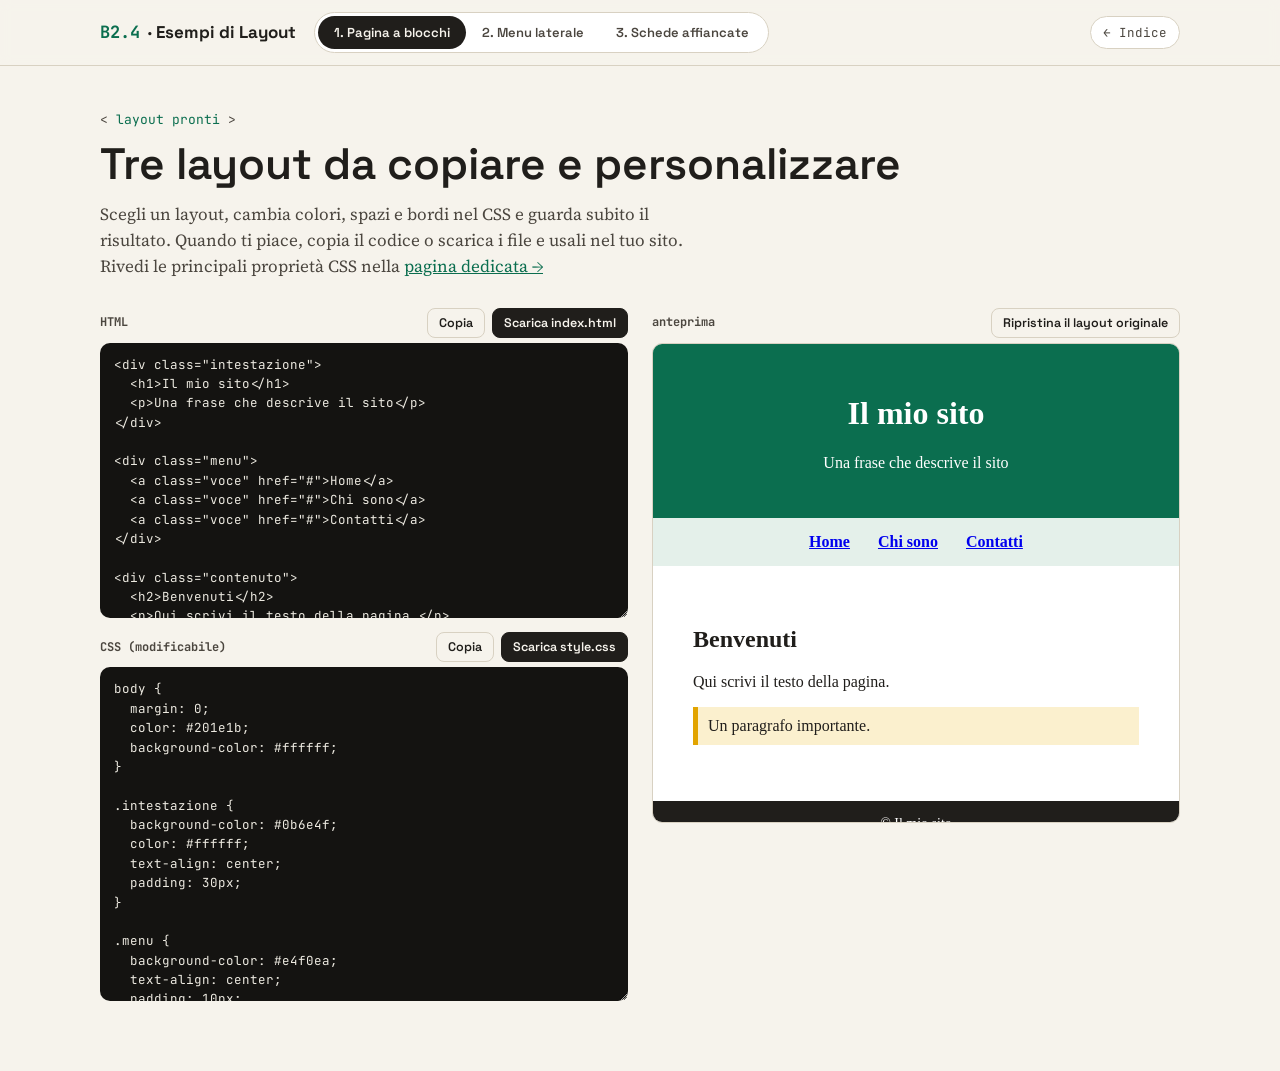
<file: 05-LayoutPronti.html>
<!DOCTYPE html>
<html lang="it">

<head>
  <meta charset="UTF-8">
  <meta name="viewport" content="width=device-width, initial-scale=1">
  <title>Esempi di layout — Unità B2.4</title>
  <link rel="preconnect" href="https://fonts.googleapis.com">
  <link rel="preconnect" href="https://fonts.gstatic.com" crossorigin>
  <link
    href="https://fonts.googleapis.com/css2?family=Space+Grotesk:wght@400;500;600;700&family=Source+Serif+4:opsz,wght@8..60,400;8..60,600&family=JetBrains+Mono:wght@400;500;700&display=swap"
    rel="stylesheet">
  <link rel="stylesheet" href="style.css">
  <style>
    /* solo ciò che manca in style.css (che va caricato prima) */
    main {
      padding: 44px 20px 70px
    }

    .top-inner {
      flex-wrap: wrap
    }

    a.home {
      margin-left: auto
    }

    h1 {
      font-size: clamp(30px, 4.6vw, 44px);
      line-height: 1.1;
      margin: 8px 0 12px;
      font-weight: 600
    }

    .lead {
      max-width: 68ch;
      margin-bottom: 28px
    }

    .lab {
      display: grid;
      grid-template-columns: 1fr 1fr;
      gap: 24px;
      align-items: start
    }

    .lab>* {
      min-width: 0
    }

    @media(max-width:860px) {
      .lab {
        grid-template-columns: 1fr
      }
    }

    .lbl {
      font-family: var(--mono);
      font-size: 12px;
      font-weight: 700;
      color: var(--ink-soft);
      margin: 14px 0 5px;
      display: flex;
      justify-content: space-between;
      align-items: center;
      gap: 8px
    }

    .lbl:first-child {
      margin-top: 0
    }

    textarea {
      width: 100%;
      font-family: var(--mono);
      font-size: 12.5px;
      line-height: 1.55;
      background: #141311;
      color: #EDEAE1;
      border: none;
      border-radius: 10px;
      padding: 12px 14px;
      resize: vertical;
      display: block
    }

    iframe {
      width: 100%;
      height: 480px;
      border: 1px solid var(--line);
      border-radius: 10px;
      background: #fff;
      display: block
    }
  </style>
</head>

<body>
  <header class="top">
    <div class="top-inner">
      <a class="brand" href="#"><span class="brk">B2.4</span> · Esempi di Layout</a>
      <div class="pill-toggle" id="tabs"></div>
      <a class="home" href="index.html">← Indice</a>
    </div>
  </header>

  <main>
    <div class="kicker">layout pronti</div>
    <h1>Tre layout da copiare e personalizzare</h1>
    <p class="lead">Scegli un layout, cambia colori, spazi e bordi nel CSS e guarda subito il risultato. Quando ti
      piace, copia il codice o scarica i file e usali nel tuo sito. Rivedi le principali proprietà
      CSS nella <a href="04-FogliDiStileCSS.html#proprieta">pagina dedicata →</a></p>
    </p>

    <div class="lab">
      <div>
        <div class="lbl"><span>HTML</span><span><button class="btn ghost small" data-copy="html">Copia</button> <button
              class="btn small" data-dl="html">Scarica index.html</button></span></div>
        <textarea id="html" rows="13" spellcheck="false"></textarea>
        <div class="lbl"><span>CSS (modificabile)</span><span><button class="btn ghost small"
              data-copy="css">Copia</button> <button class="btn small" data-dl="css">Scarica style.css</button></span>
        </div>
        <textarea id="css" rows="16" spellcheck="false"></textarea>
      </div>
      <div>
        <div class="lbl"><span>anteprima</span><button class="btn ghost small" id="reset">Ripristina il layout
            originale</button></div>
        <iframe id="frame" sandbox="" title="Anteprima del layout"></iframe>
      </div>
    </div>

  </main>

  <script>
    var L = [
      {
        name: 'Pagina a blocchi',
        html: '<div class="intestazione">\n  <h1>Il mio sito</h1>\n  <p>Una frase che descrive il sito</p>\n</div>\n\n<div class="menu">\n  <a class="voce" href="#">Home</a>\n  <a class="voce" href="#">Chi sono</a>\n  <a class="voce" href="#">Contatti</a>\n</div>\n\n<div class="contenuto">\n  <h2>Benvenuti</h2>\n  <p>Qui scrivi il testo della pagina.</p>\n  <p class="evidenziato">Un paragrafo importante.</p>\n</div>\n\n<div class="piede">© Il mio sito</div>',
        css: 'body {\n  margin: 0;\n  color: #201e1b;\n  background-color: #ffffff;\n}\n\n.intestazione {\n  background-color: #0b6e4f;\n  color: #ffffff;\n  text-align: center;\n  padding: 30px;\n}\n\n.menu {\n  background-color: #e4f0ea;\n  text-align: center;\n  padding: 10px;\n}\n\n.voce {\n  display: inline-block;\n  margin: 5px 12px;\n  font-weight: bold;\n}\n\n.contenuto {\n  margin: 20px;\n  padding: 20px;\n}\n\n.evidenziato {\n  background-color: #fbf0ce;\n  border-left: 5px solid #e2a400;\n  padding: 10px;\n}\n\n.piede {\n  background-color: #201e1b;\n  color: #ffffff;\n  text-align: center;\n  font-size: 14px;\n  padding: 15px;\n}'
      },
      {
        name: 'Menu laterale',
        html: '<div class="pagina">\n\n  <div class="laterale">\n    <h3 class="titolo">Menu</h3>\n    <a class="voce" href="#">Home</a>\n    <a class="voce" href="#">Progetti</a>\n    <a class="voce" href="#">Contatti</a>\n  </div>\n\n  <div class="principale">\n    <h2 class="titolo">Titolo della pagina</h2>\n    <p>Qui scrivi il testo della pagina. Il menu resta sempre a sinistra, accanto al contenuto.</p>\n    <p>Puoi aggiungere quanti paragrafi vuoi.</p>\n  </div>\n\n</div>',
        css: 'body {\n  margin: 0;\n  color: #201e1b;\n}\n\n.pagina {\n  display: flex;\n}\n\n.laterale {\n  width: 180px;\n  background-color: #e4eaf6;\n  padding: 20px;\n}\n\n.voce {\n  display: block;\n  margin: 10px 0;\n  font-weight: bold;\n}\n\n.principale {\n  margin: 10px;\n  padding: 20px;\n}\n\n.titolo {\n  color: #2451a3;\n  text-transform: uppercase;\n}'
      },
      {
        name: 'Schede affiancate',
        html: '<h1 class="titolo-pagina">I miei progetti</h1>\n\n<div class="riga">\n\n  <div class="scheda">\n    <div class="scheda-titolo">Progetto 1</div>\n    <p>Breve descrizione del progetto.</p>\n    <span class="etichetta">HTML</span>\n  </div>\n\n  <div class="scheda">\n    <div class="scheda-titolo">Progetto 2</div>\n    <p>Breve descrizione del progetto.</p>\n    <span class="etichetta">CSS</span>\n  </div>\n\n  <div class="scheda">\n    <div class="scheda-titolo">Progetto 3</div>\n    <p>Breve descrizione del progetto.</p>\n    <span class="etichetta">GitHub</span>\n  </div>\n\n</div>',
        css: 'body {\n  margin: 0;\n  padding: 20px;\n  color: #201e1b;\n  background-color: #f6f3ec;\n}\n\n.titolo-pagina {\n  color: #0b6e4f;\n  text-align: center;\n}\n\n.riga {\n  display: flex;\n}\n\n.scheda {\n  width: 30%;\n  margin: 10px;\n  padding: 15px;\n  background-color: #ffffff;\n  border: 1px solid #d8d1c2;\n  border-radius: 10px;\n}\n\n.scheda-titolo {\n  color: #b7402f;\n  font-weight: bold;\n  text-transform: uppercase;\n}\n\n.etichetta {\n  background-color: #0b6e4f;\n  color: #ffffff;\n  font-size: 12px;\n  padding: 2px 8px;\n  border-radius: 10px;\n}'
      }];

    var cur = 0, h = document.getElementById('html'), c = document.getElementById('css'), f = document.getElementById('frame'), t;
    function update() { f.srcdoc = '<!DOCTYPE html><html><head><meta charset="utf-8"><style>' + c.value + '</style></head><body>' + h.value + '</body></html>'; }
    function later() { clearTimeout(t); t = setTimeout(update, 150); }
    function load(i) {
      cur = i;
      h.value = L[i].html; c.value = L[i].css;
      [].forEach.call(document.querySelectorAll('#tabs button'), function (b, k) { b.classList.toggle('active', k === i); });
      update();
    }
    L.forEach(function (l, i) {
      var b = document.createElement('button'); b.textContent = (i + 1) + '. ' + l.name;
      b.addEventListener('click', function () { load(i); });
      document.getElementById('tabs').appendChild(b);
    });
    h.addEventListener('input', later); c.addEventListener('input', later);
    document.getElementById('reset').addEventListener('click', function () { load(cur); });

    function page() {
      return '<!DOCTYPE html>\n<html lang="it">\n<head>\n  <meta charset="utf-8">\n  <title>Il mio sito</title>\n  <link rel="stylesheet" href="style.css">\n</head>\n<body>\n' + h.value + '\n</body>\n</html>\n';
    }
    function save(name, text) {
      var a = document.createElement('a');
      a.href = URL.createObjectURL(new Blob([text], { type: 'text/plain;charset=utf-8' }));
      a.download = name; document.body.appendChild(a); a.click(); a.remove();
    }
    [].forEach.call(document.querySelectorAll('[data-dl]'), function (b) {
      b.addEventListener('click', function () { b.dataset.dl === 'html' ? save('index.html', page()) : save('style.css', c.value); });
    });
    [].forEach.call(document.querySelectorAll('[data-copy]'), function (b) {
      b.addEventListener('click', function () {
        var txt = b.dataset.copy === 'html' ? h.value : c.value, old = b.textContent;
        (navigator.clipboard ? navigator.clipboard.writeText(txt) : Promise.reject()).then(function () { b.textContent = 'Copiato ✓'; }, function () { b.textContent = 'Non riuscito'; });
        setTimeout(function () { b.textContent = old; }, 1500);
      });
    });
    load(0);
  </script>
</body>

</html>
</file>
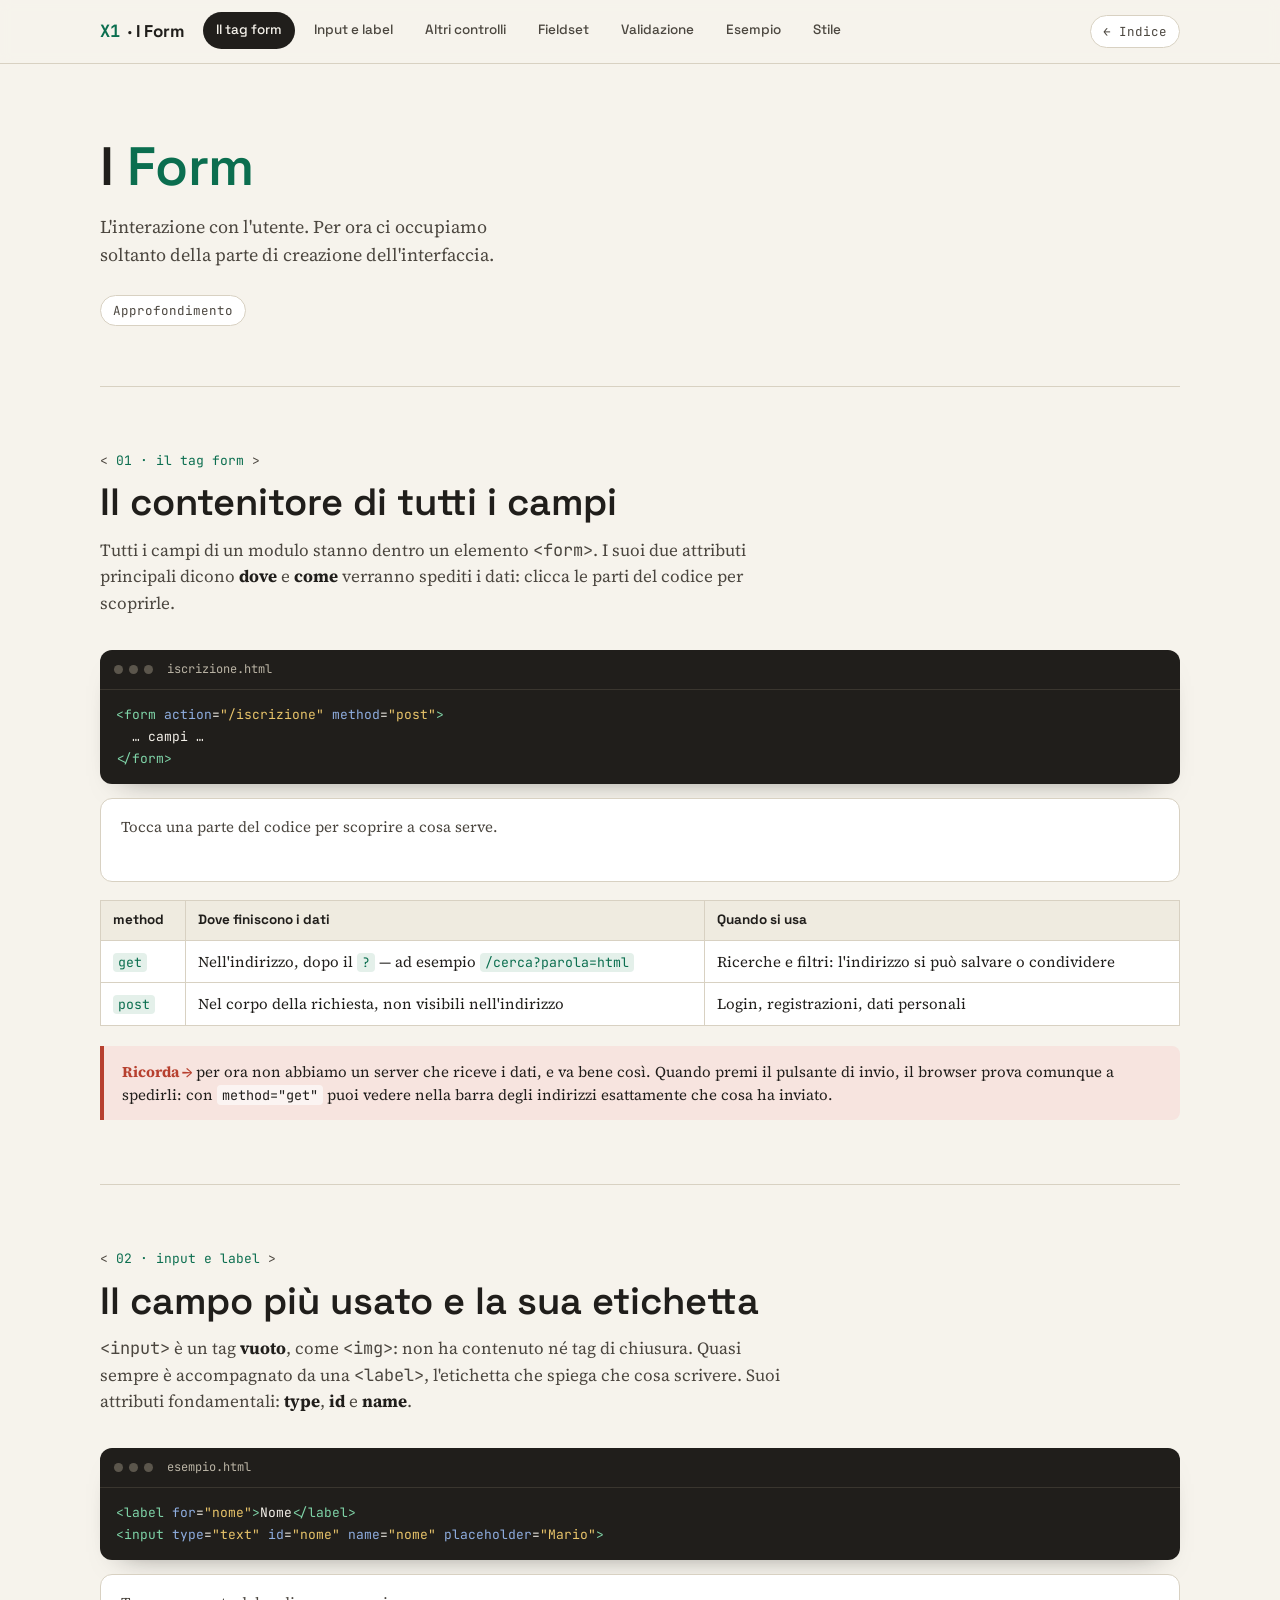
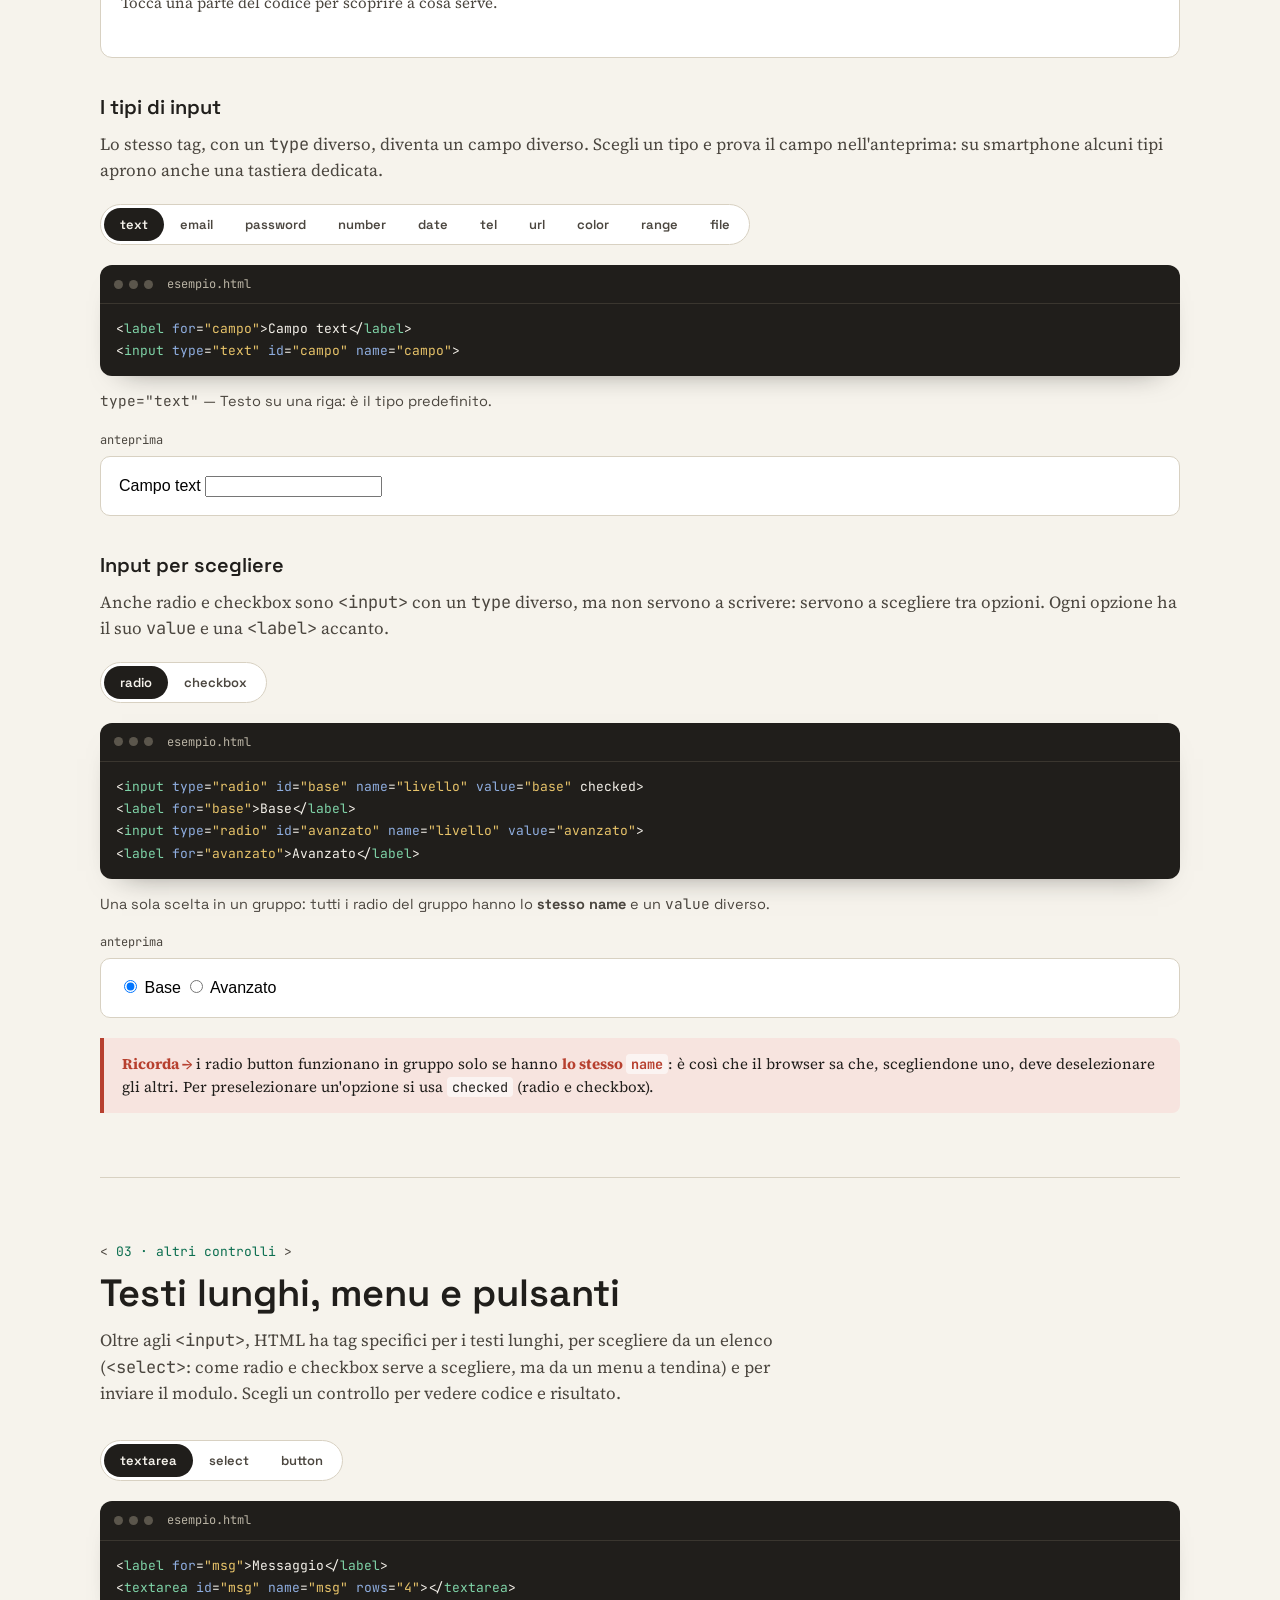
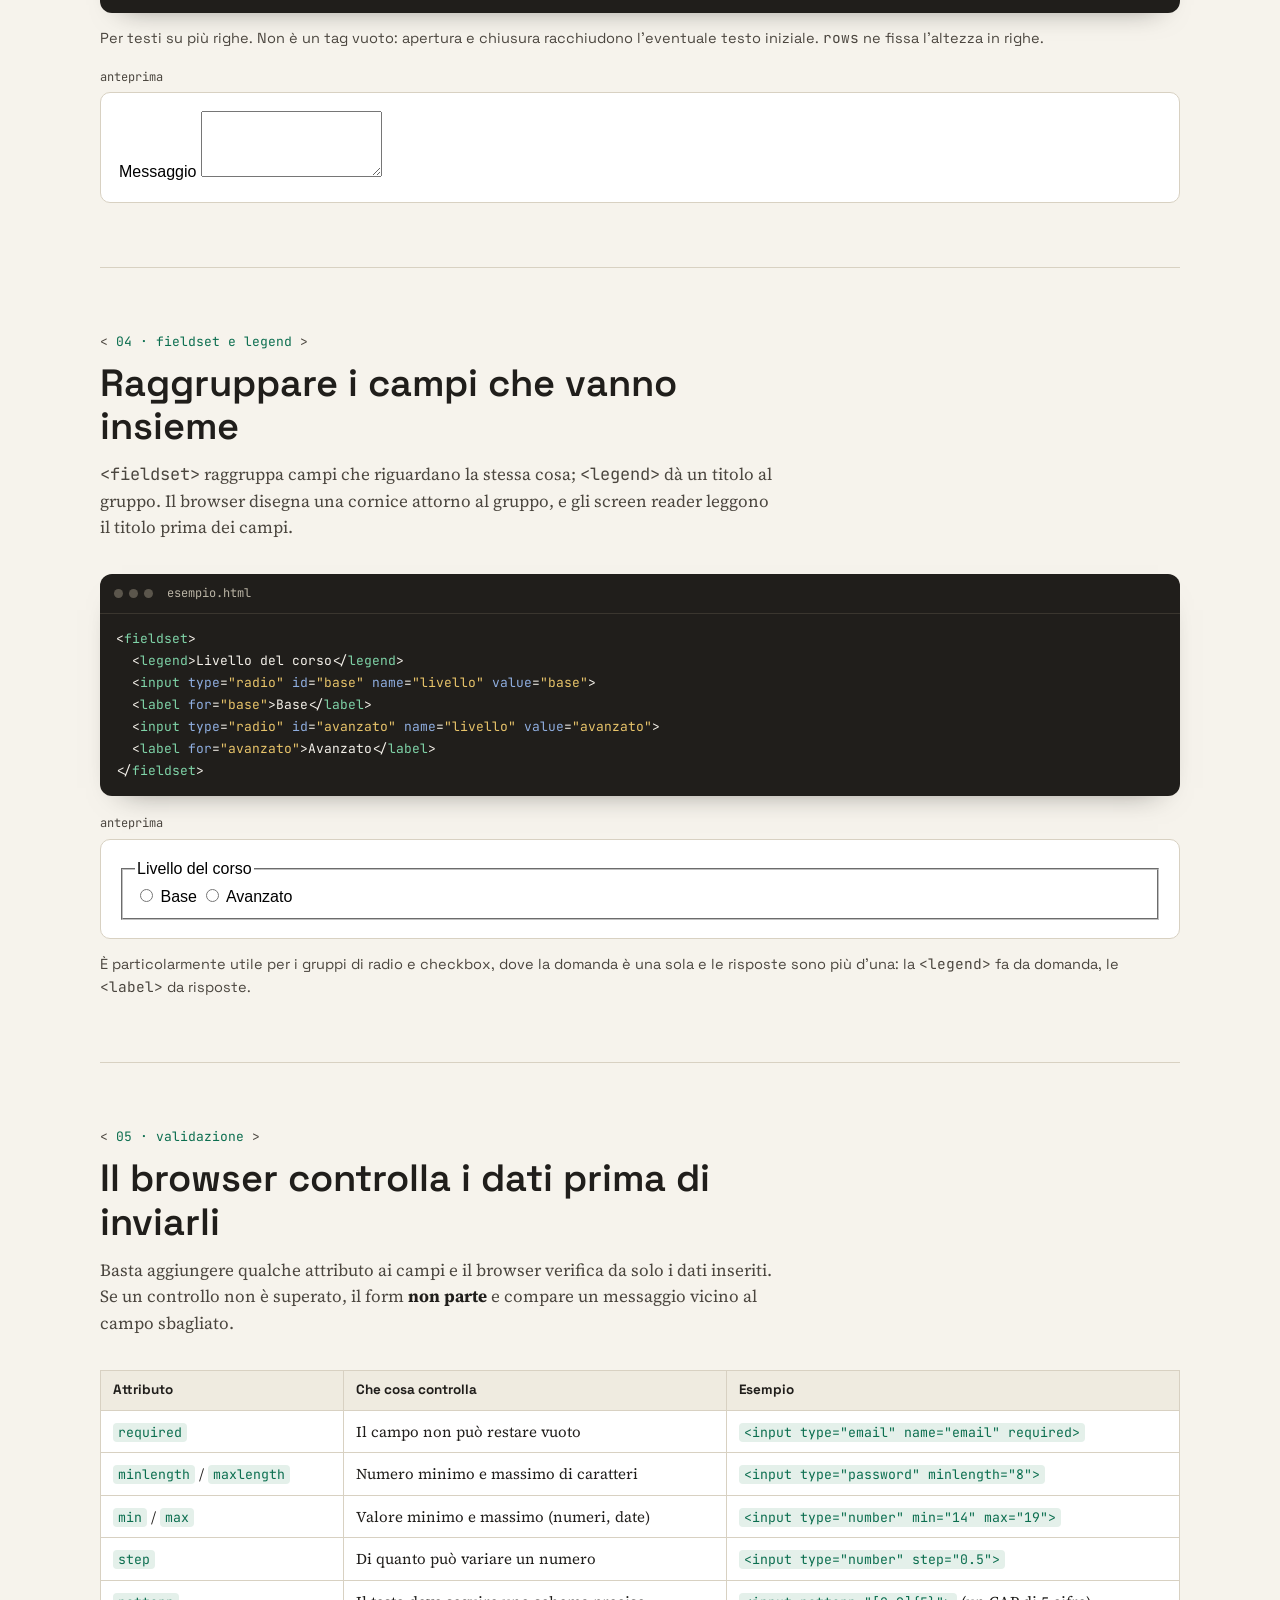
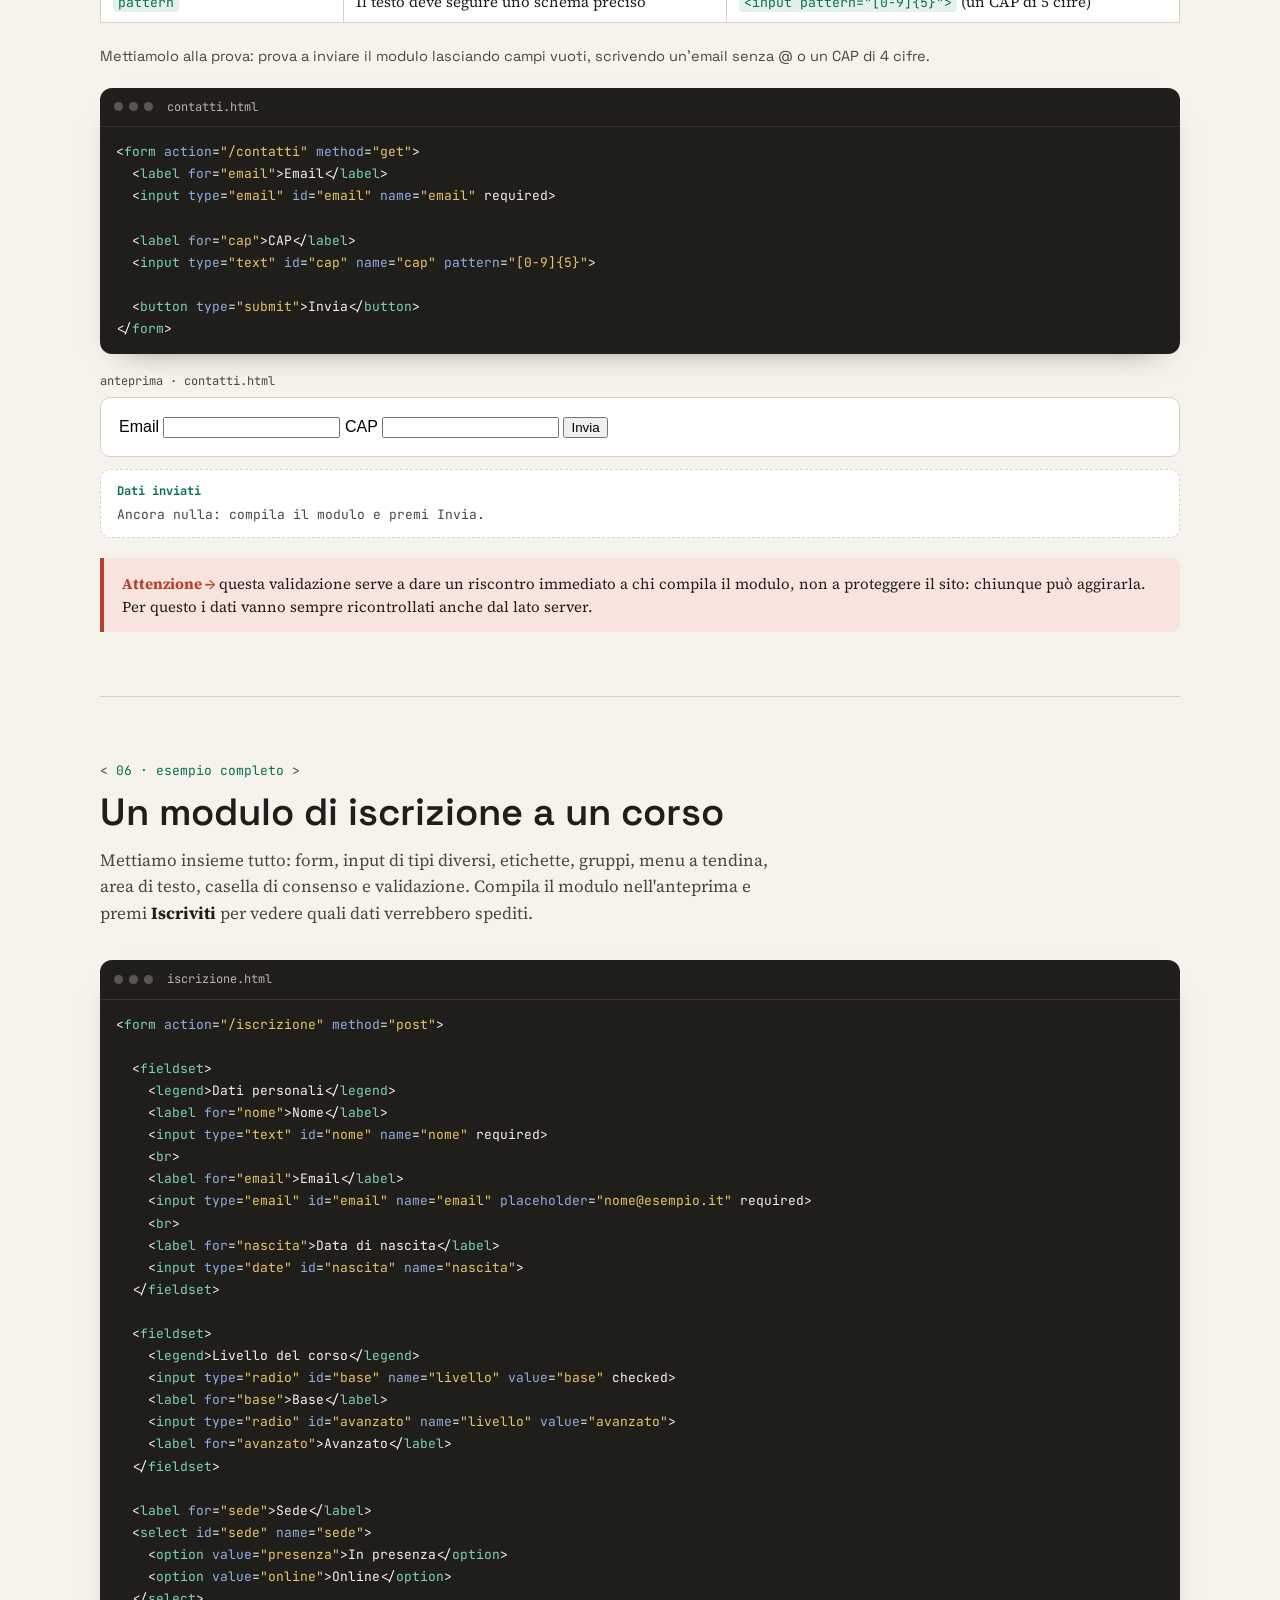
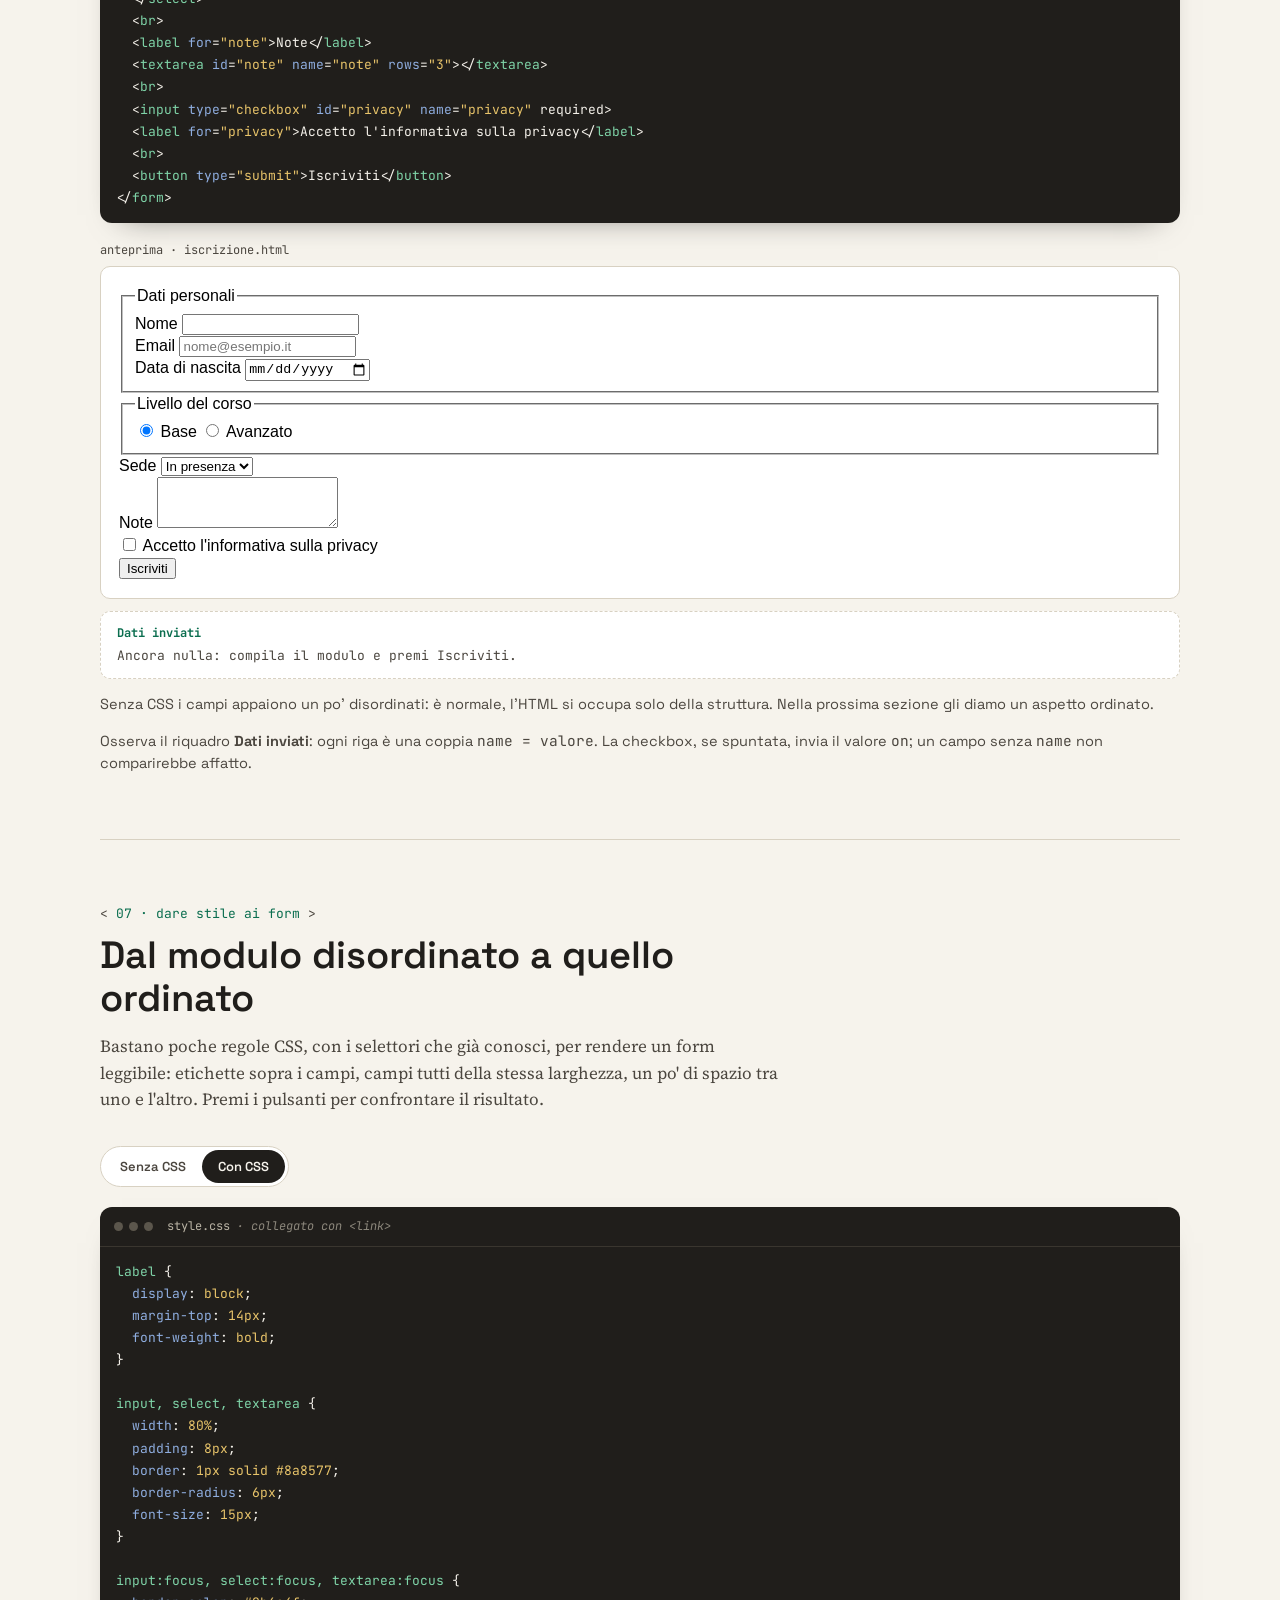
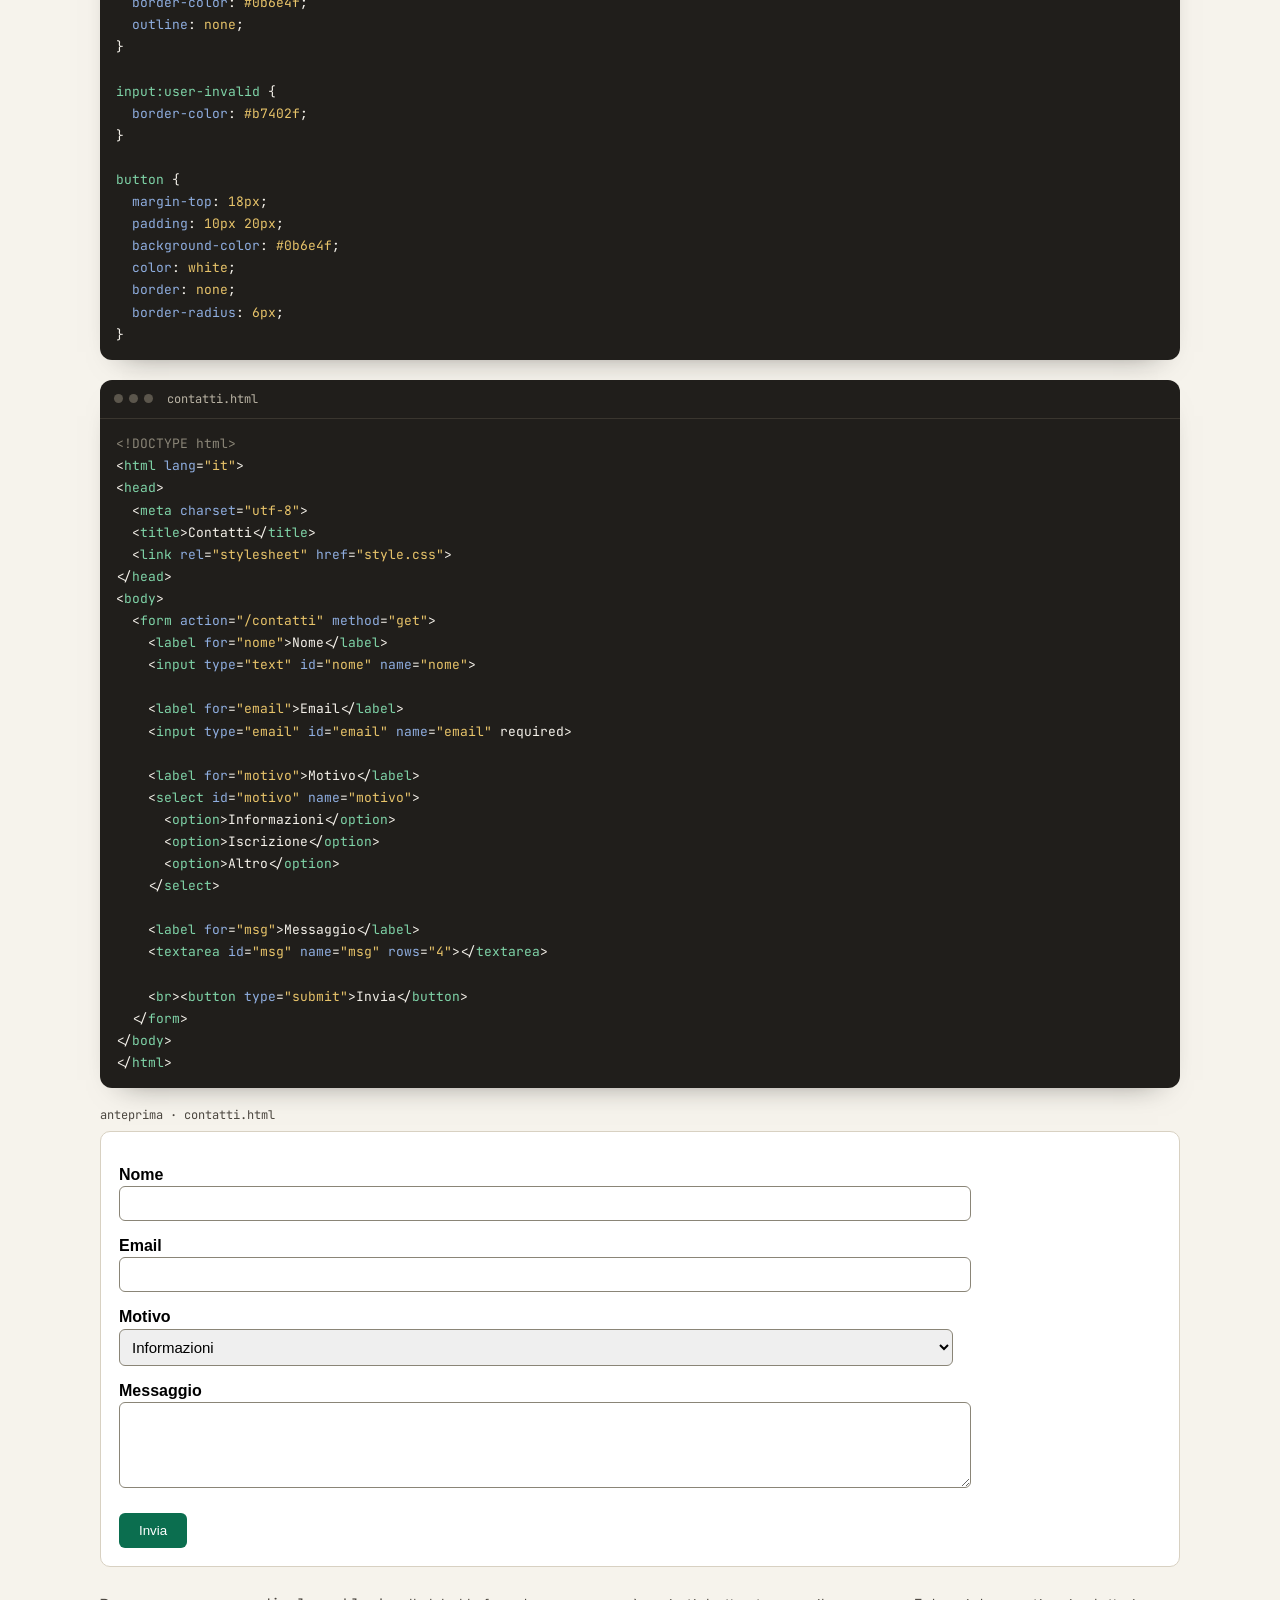
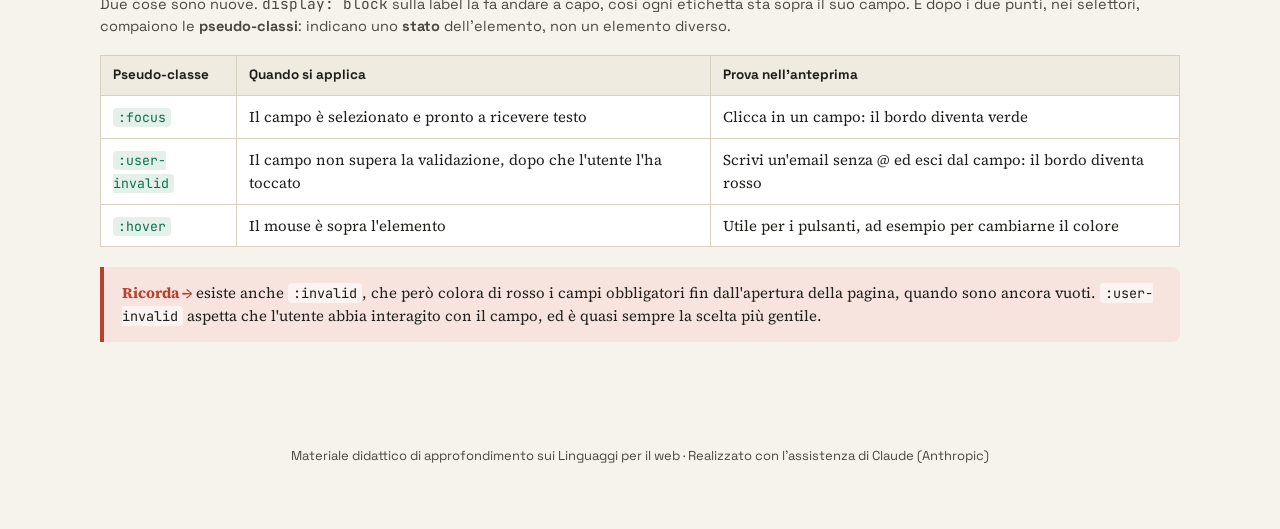
<file: 06-Form.html>
<!DOCTYPE html>
<html lang="it">

<head>
  <meta charset="UTF-8">
  <meta name="viewport" content="width=device-width, initial-scale=1">
  <title>I Form</title>
  <meta name="description"
    content="Percorso interattivo sui form HTML: input, label, controlli, fieldset, validazione e stile con i CSS">
  <link rel="preconnect" href="https://fonts.googleapis.com">
  <link rel="preconnect" href="https://fonts.gstatic.com" crossorigin>
  <link
    href="https://fonts.googleapis.com/css2?family=Space+Grotesk:wght@400;500;600;700&family=Source+Serif+4:opsz,wght@8..60,400;8..60,500;8..60,600&family=JetBrains+Mono:wght@400;500;600;700&display=swap"
    rel="stylesheet">
  <link rel="stylesheet" href="style.css">
  <style>
    /* Solo ciò che manca in style.css (che va caricato prima) */
    nav.pillnav {
      flex: 1
    }

    .blocco {
      margin-top: 20px
    }

    .sotto {
      font-size: 20px;
      margin: 34px 0 8px;
      font-weight: 600
    }

    .hint {
      font-family: var(--sans);
      font-size: 14.5px;
      color: var(--ink-soft);
      margin: 14px 0 0
    }

    .note-callout {
      margin-top: 20px
    }

    .note-callout code {
      background: rgba(255, 255, 255, .6);
      padding: 1px 5px;
      border-radius: 4px;
      font-size: .9em
    }

    /* riquadri di codice (come nelle altre pagine) */
    .codeblock {
      background: var(--ink);
      color: #F4F1EA;
      border-radius: 12px;
      overflow: hidden;
      box-shadow: 0 14px 30px -22px rgba(20, 18, 15, .6)
    }

    .cb-head {
      display: flex;
      gap: 6px;
      align-items: center;
      padding: 10px 14px;
      border-bottom: 1px solid #3a362f;
      font-family: var(--mono);
      font-size: 12px;
      color: #b9b3a4
    }

    .cb-head i {
      width: 9px;
      height: 9px;
      border-radius: 50%;
      background: #5b564c;
      display: block
    }

    .cb-head span {
      margin-left: 8px
    }

    .cb-body {
      margin: 0;
      padding: 14px 16px;
      font-family: var(--mono);
      font-size: 13px;
      line-height: 1.7;
      overflow: auto;
      white-space: pre;
      tab-size: 2
    }

    .cb-body .t {
      color: #7FD4A8
    }

    .cb-body .c {
      color: #8FAEE0
    }

    .cb-body .a {
      color: #E8C46A
    }

    .cb-body .m {
      color: #8a8577
    }

    .cb-body [data-part] {
      cursor: pointer;
      border-radius: 4px;
      transition: background .15s
    }

    .cb-body [data-part]:hover {
      background: rgba(255, 255, 255, .12)
    }

    .cb-body [data-part].on {
      background: rgba(226, 164, 0, .32)
    }

    .explain {
      border: 1px solid var(--line);
      border-radius: 12px;
      background: #fff;
      padding: 16px 20px;
      margin-top: 14px;
      min-height: 84px
    }

    .explain h4 {
      margin: 0 0 6px;
      font-size: 17px
    }

    .explain p {
      margin: 0;
      font-size: 15px;
      color: var(--ink-soft)
    }

    .explain code {
      background: var(--tag-soft);
      color: var(--tag);
      padding: 1px 5px;
      border-radius: 4px;
      font-size: .88em
    }

    /* anteprima: sempre sotto il codice */
    .pv-label {
      font-family: var(--mono);
      font-size: 12px;
      color: var(--ink-soft);
      margin: 18px 0 6px
    }

    .anteprima {
      display: block;
      background: #fff;
      border: 1px solid var(--line);
      border-radius: 10px;
      padding: 18px;
      font-family: Arial, sans-serif;
      font-size: 16px;
      line-height: 1.4;
      color: #000
    }

    .stretta {
      max-width: 520px
    }

    .dati {
      margin-top: 12px;
      border: 1px dashed var(--line);
      border-radius: 10px;
      background: #fff;
      padding: 12px 16px
    }

    .dati-t {
      font-family: var(--mono);
      font-size: 12px;
      font-weight: 700;
      color: var(--tag);
      margin-bottom: 4px
    }

    .dati pre {
      margin: 0;
      font-family: var(--mono);
      font-size: 13px;
      white-space: pre-wrap;
      color: var(--ink-soft)
    }

    /* tabelle */
    .tab-wrap {
      overflow-x: auto;
      margin-top: 18px
    }

    table.tabella {
      width: 100%;
      border-collapse: collapse;
      background: #fff;
      font-size: 15px
    }

    .tabella th,
    .tabella td {
      border: 1px solid var(--line);
      padding: 9px 12px;
      text-align: left;
      vertical-align: top
    }

    .tabella th {
      background: var(--paper-2);
      font-family: var(--sans);
      font-size: 13.5px
    }

    .tabella code {
      background: var(--tag-soft);
      color: var(--tag);
      padding: 1px 5px;
      border-radius: 4px;
      font-size: .88em
    }
  </style>
</head>

<body>
  <a href="#main" class="skip-link">Vai al contenuto</a>

  <header class="top">
    <div class="top-inner">
      <a class="brand" href="#top"><span class="brk">X1</span> · I Form</a>
      <nav class="pillnav" id="pillnav" aria-label="Sezioni">
        <a href="#tag-form">Il tag form</a>
        <a href="#input-label">Input e label</a>
        <a href="#controlli">Altri controlli</a>
        <a href="#fieldset">Fieldset</a>
        <a href="#validazione">Validazione</a>
        <a href="#esempio">Esempio</a>
        <a href="#stile">Stile</a>
      </nav>
      <a class="home" href="index.html">← Indice</a>
    </div>
  </header>

  <main id="main">

    <section class="hero" id="top">
      <h1>I <span class="accent">Form</span></h1>
      <p class="sub">L'interazione con l'utente. Per ora ci occupiamo soltanto della parte di creazione
        dell'interfaccia.</p>
      <div class="meta">
        <span>Approfondimento</span>
      </div>
    </section>

    <!-- 1 -->
    <section id="tag-form">
      <div class="section-head">
        <div class="kicker">01 · il tag form</div>
        <h2>Il contenitore di tutti i campi</h2>
        <p class="lead">Tutti i campi di un modulo stanno dentro un elemento <code>&lt;form&gt;</code>. I suoi due
          attributi principali dicono <strong>dove</strong> e <strong>come</strong> verranno spediti i dati: clicca le
          parti del codice per scoprirle.</p>
      </div>
      <div id="a1-code"></div>
      <div class="explain" id="a1-exp"></div>
      <div class="tab-wrap">
        <table class="tabella">
          <tr>
            <th>method</th>
            <th>Dove finiscono i dati</th>
            <th>Quando si usa</th>
          </tr>
          <tr>
            <td><code>get</code></td>
            <td>Nell'indirizzo, dopo il <code>?</code> — ad esempio <code>/cerca?parola=html</code></td>
            <td>Ricerche e filtri: l'indirizzo si può salvare o condividere</td>
          </tr>
          <tr>
            <td><code>post</code></td>
            <td>Nel corpo della richiesta, non visibili nell'indirizzo</td>
            <td>Login, registrazioni, dati personali</td>
          </tr>
        </table>
      </div>
      <div class="note-callout"><strong>Ricorda →</strong> per ora non abbiamo un server che riceve i dati, e va bene
        così. Quando premi il pulsante di invio, il browser prova comunque a spedirli: con <code>method="get"</code>
        puoi vedere nella barra degli indirizzi esattamente che cosa ha inviato.</div>
    </section>

    <!-- 2 -->
    <section id="input-label">
      <div class="section-head">
        <div class="kicker">02 · input e label</div>
        <h2>Il campo più usato e la sua etichetta</h2>
        <p class="lead"><code>&lt;input&gt;</code> è un tag <strong>vuoto</strong>, come <code>&lt;img&gt;</code>: non
          ha contenuto né tag di chiusura. Quasi sempre è accompagnato da una <code>&lt;label&gt;</code>, l'etichetta
          che spiega che cosa scrivere. Suoi attributi fondamentali: <strong>type</strong>, <strong>id</strong>
          e <strong>name</strong>.</p>
      </div>
      <div id="a2-code"></div>
      <div class="explain" id="a2-exp"></div>

      <h3 class="sotto">I tipi di input</h3>
      <p class="lead">Lo stesso tag, con un <code>type</code> diverso, diventa un campo diverso. Scegli un tipo e prova
        il campo nell'anteprima: su smartphone alcuni tipi aprono anche una tastiera dedicata.</p>
      <div class="pill-toggle blocco" id="tipi"></div>
      <div class="blocco" id="tipi-code"></div>
      <p class="hint" id="tipi-hint"></p>
      <div class="pv-label">anteprima</div>
      <div class="anteprima" id="tipi-pv"></div>

      <h3 class="sotto">Input per scegliere</h3>
      <p class="lead">Anche radio e checkbox sono <code>&lt;input&gt;</code> con un <code>type</code> diverso, ma non
        servono
        a scrivere: servono a scegliere tra opzioni. Ogni opzione ha il suo <code>value</code> e una
        <code>&lt;label&gt;</code> accanto.
      </p>
      <div class="pill-toggle blocco" id="scelte"></div>
      <div class="blocco" id="scelte-code"></div>
      <p class="hint" id="scelte-hint"></p>
      <div class="pv-label">anteprima</div>
      <div class="anteprima" id="scelte-pv"></div>
      <div class="note-callout"><strong>Ricorda →</strong> i radio button funzionano in gruppo solo se hanno <strong>lo
          stesso <code>name</code></strong>: è così che il browser sa che, scegliendone uno, deve deselezionare gli
        altri. Per preselezionare un'opzione si usa <code>checked</code> (radio e checkbox).</div>
    </section>

    <!-- 3 -->
    <section id="controlli">
      <div class="section-head">
        <div class="kicker">03 · altri controlli</div>
        <h2>Testi lunghi, menu e pulsanti</h2>
        <p class="lead">Oltre agli <code>&lt;input&gt;</code>, HTML ha tag specifici per
          i testi lunghi, per scegliere da un elenco (<code>&lt;select&gt;</code>: come radio e checkbox serve a
          scegliere, ma da un menu a tendina) e per inviare il modulo. Scegli un controllo per vedere codice e
          risultato.</p>
      </div>
      <div class="pill-toggle" id="ctrl"></div>
      <div class="blocco" id="ctrl-code"></div>
      <p class="hint" id="ctrl-hint"></p>
      <div class="pv-label">anteprima</div>
      <div class="anteprima" id="ctrl-pv"></div>
    </section>

    <!-- 4 -->
    <section id="fieldset">
      <div class="section-head">
        <div class="kicker">04 · fieldset e legend</div>
        <h2>Raggruppare i campi che vanno insieme</h2>
        <p class="lead"><code>&lt;fieldset&gt;</code> raggruppa campi che riguardano la stessa cosa;
          <code>&lt;legend&gt;</code> dà un titolo al gruppo. Il browser disegna una cornice attorno al gruppo, e gli
          screen reader leggono il titolo prima dei campi.
        </p>
      </div>
      <div id="f4-code"></div>
      <div class="pv-label">anteprima</div>
      <div class="anteprima" id="f4-pv"></div>
      <p class="hint">È particolarmente utile per i gruppi di radio e checkbox, dove la domanda è una sola e le risposte
        sono più d'una: la <code>&lt;legend&gt;</code> fa da domanda, le <code>&lt;label&gt;</code> da risposte.</p>
    </section>

    <!-- 5 -->
    <section id="validazione">
      <div class="section-head">
        <div class="kicker">05 · validazione</div>
        <h2>Il browser controlla i dati prima di inviarli</h2>
        <p class="lead">Basta aggiungere qualche attributo ai campi e il browser verifica da solo i dati inseriti. Se un
          controllo non è superato, il form <strong>non parte</strong> e compare un messaggio vicino al campo sbagliato.
        </p>
      </div>
      <div class="tab-wrap" style="margin-top:0">
        <table class="tabella">
          <tr>
            <th>Attributo</th>
            <th>Che cosa controlla</th>
            <th>Esempio</th>
          </tr>
          <tr>
            <td><code>required</code></td>
            <td>Il campo non può restare vuoto</td>
            <td><code>&lt;input type="email" name="email" required&gt;</code></td>
          </tr>
          <tr>
            <td><code>minlength</code> / <code>maxlength</code></td>
            <td>Numero minimo e massimo di caratteri</td>
            <td><code>&lt;input type="password" minlength="8"&gt;</code></td>
          </tr>
          <tr>
            <td><code>min</code> / <code>max</code></td>
            <td>Valore minimo e massimo (numeri, date)</td>
            <td><code>&lt;input type="number" min="14" max="19"&gt;</code></td>
          </tr>
          <tr>
            <td><code>step</code></td>
            <td>Di quanto può variare un numero</td>
            <td><code>&lt;input type="number" step="0.5"&gt;</code></td>
          </tr>
          <tr>
            <td><code>pattern</code></td>
            <td>Il testo deve seguire uno schema preciso</td>
            <td><code>&lt;input pattern="[0-9]{5}"&gt;</code> (un CAP di 5 cifre)</td>
          </tr>
        </table>
      </div>
      <p class="hint" style="margin-top:22px">Mettiamolo alla prova: prova a inviare il modulo lasciando campi vuoti,
        scrivendo un'email senza @ o un CAP di 4 cifre.</p>
      <div class="blocco" id="v5-code"></div>
      <div class="pv-label">anteprima · contatti.html</div>
      <div class="anteprima" id="v5-pv" data-dati="v5-dati"></div>
      <div class="dati" id="v5-dati">
        <div class="dati-t">Dati inviati</div>
        <pre>Ancora nulla: compila il modulo e premi Invia.</pre>
      </div>
      <div class="note-callout"><strong>Attenzione →</strong> questa validazione serve a dare un riscontro immediato a
        chi compila il modulo, non a proteggere il sito: chiunque può aggirarla. Per questo i dati vanno sempre
        ricontrollati anche dal lato server.</div>
    </section>

    <!-- 6 -->
    <section id="esempio">
      <div class="section-head">
        <div class="kicker">06 · esempio completo</div>
        <h2>Un modulo di iscrizione a un corso</h2>
        <p class="lead">Mettiamo insieme tutto: form, input di tipi diversi, etichette, gruppi, menu a tendina, area di
          testo, casella di consenso e validazione. Compila il modulo nell'anteprima e premi <strong>Iscriviti</strong>
          per vedere quali dati verrebbero spediti.</p>
      </div>
      <div id="e6-code"></div>
      <div class="pv-label">anteprima · iscrizione.html</div>
      <div class="anteprima" id="e6-pv" data-dati="e6-dati"></div>
      <div class="dati" id="e6-dati">
        <div class="dati-t">Dati inviati</div>
        <pre>Ancora nulla: compila il modulo e premi Iscriviti.</pre>
      </div>
      <p class="hint">Senza CSS i campi appaiono un po' disordinati: è normale, l'HTML si occupa solo della struttura.
        Nella prossima sezione gli diamo un aspetto ordinato.</p>
      <p class="hint">Osserva il riquadro <strong>Dati inviati</strong>: ogni riga è una coppia
        <code>name = valore</code>. La checkbox, se spuntata, invia il valore <code>on</code>; un campo senza
        <code>name</code> non comparirebbe affatto.
      </p>
    </section>

    <!-- 7 -->
    <section id="stile">
      <div class="section-head">
        <div class="kicker">07 · dare stile ai form</div>
        <h2>Dal modulo disordinato a quello ordinato</h2>
        <p class="lead">Bastano poche regole CSS, con i selettori che già conosci, per rendere un form leggibile:
          etichette sopra i campi, campi tutti della stessa larghezza, un po' di spazio tra uno e l'altro. Premi i
          pulsanti per confrontare il risultato.</p>
      </div>
      <div class="pill-toggle" id="stile-tg">
        <button data-s="no">Senza CSS</button>
        <button class="active" data-s="si">Con CSS</button>
      </div>
      <div class="blocco" id="s7-css"></div>
      <div class="blocco" id="s7-html"></div>
      <div class="pv-label">anteprima · contatti.html</div>
      <div class="anteprima" id="s7-pv"></div>

      <p class="hint" style="margin-top:26px">Due cose sono nuove. <code>display: block</code> sulla label la fa andare
        a capo, così ogni etichetta sta sopra il suo campo. E dopo i due punti, nei selettori, compaiono le
        <strong>pseudo-classi</strong>: indicano uno <strong>stato</strong> dell'elemento, non un elemento diverso.
      </p>
      <div class="tab-wrap">
        <table class="tabella">
          <tr>
            <th>Pseudo-classe</th>
            <th>Quando si applica</th>
            <th>Prova nell'anteprima</th>
          </tr>
          <tr>
            <td><code>:focus</code></td>
            <td>Il campo è selezionato e pronto a ricevere testo</td>
            <td>Clicca in un campo: il bordo diventa verde</td>
          </tr>
          <tr>
            <td><code>:user-invalid</code></td>
            <td>Il campo non supera la validazione, dopo che l'utente l'ha toccato</td>
            <td>Scrivi un'email senza @ ed esci dal campo: il bordo diventa rosso</td>
          </tr>
          <tr>
            <td><code>:hover</code></td>
            <td>Il mouse è sopra l'elemento</td>
            <td>Utile per i pulsanti, ad esempio per cambiarne il colore</td>
          </tr>
        </table>
      </div>
      <div class="note-callout"><strong>Ricorda →</strong> esiste anche <code>:invalid</code>, che però colora di rosso
        i campi obbligatori fin dall'apertura della pagina, quando sono ancora vuoti. <code>:user-invalid</code> aspetta
        che l'utente abbia interagito con il campo, ed è quasi sempre la scelta più gentile.</div>
    </section>

  </main>

  <footer>
    Materiale didattico di approfondimento sui Linguaggi per il web · Realizzato con l'assistenza di Claude
    (Anthropic)
  </footer>

  <script>
    /* ============ HELPERS (come nelle altre pagine) ============ */
    function esc(s) { return s.replace(/&/g, '&amp;').replace(/</g, '&lt;').replace(/>/g, '&gt;'); }

    function hlCSSLine(line) {
      var re = /(\/\*[\s\S]*?\*\/)|([^{}\/]+)\{|([a-zA-Z-]+)(\s*:\s*)([^;{}]*)(;?)|([{}])/g;
      var out = '', last = 0, m;
      while ((m = re.exec(line))) {
        out += esc(line.slice(last, m.index));
        if (m[1]) out += '<span class="m">' + esc(m[1]) + '</span>';
        else if (m[2] !== undefined) out += '<span class="t">' + esc(m[2]) + '</span>{';
        else if (m[3]) out += '<span class="c">' + esc(m[3]) + '</span>' + esc(m[4]) + '<span class="a">' + esc(m[5]) + '</span>' + esc(m[6]);
        else out += esc(m[7]);
        last = re.lastIndex;
      }
      return out + esc(line.slice(last));
    }
    function hlCSS(src) { return src.split('\n').map(hlCSSLine).join('\n'); }

    function hlTags(s) {
      var re = /<!DOCTYPE[^>]*>|<\/?[a-zA-Z][^>]*>/g;
      var out = '', last = 0, m;
      while ((m = re.exec(s))) {
        out += esc(s.slice(last, m.index));
        var tag = m[0];
        if (tag.charAt(1) === '!') { out += '<span class="m">' + esc(tag) + '</span>'; }
        else {
          var p = /^(<\/?)([a-zA-Z0-9]+)([\s\S]*?)(\/?>)$/.exec(tag);
          var attrs = esc(p[3]).replace(/([\w-]+)(=)("[^"]*")/g, '<span class="c">$1</span>$2<span class="a">$3</span>');
          out += esc(p[1]) + '<span class="t">' + p[2] + '</span>' + attrs + esc(p[4]);
        }
        last = re.lastIndex;
      }
      return out + esc(s.slice(last));
    }
    function hlHTML(src) {
      var parts = src.split(/(<style[^>]*>[\s\S]*?<\/style>)/);
      return parts.map(function (part, i) {
        if (i % 2 === 1) {
          var m = /^(<style[^>]*>)([\s\S]*?)(<\/style>)$/.exec(part);
          return hlTags(m[1]) + hlCSS(m[2]) + hlTags(m[3]);
        }
        return hlTags(part);
      }).join('');
    }
    function codeBlock(title, bodyHtml) {
      return '<div class="codeblock"><div class="cb-head"><i></i><i></i><i></i><span>' + title + '</span></div><pre class="cb-body">' + bodyHtml + '</pre></div>';
    }
    function $(id) { return document.getElementById(id); }

    /* ============ NAV ACTIVE STATE ============ */
    (function () {
      var links = document.querySelectorAll('#pillnav a');
      var sections = [].map.call(links, function (l) { return document.querySelector(l.getAttribute('href')); });
      var io = new IntersectionObserver(function (entries) {
        entries.forEach(function (e) {
          if (e.isIntersecting) {
            var id = '#' + e.target.id;
            links.forEach(function (l) { l.classList.toggle('active', l.getAttribute('href') === id); });
          }
        });
      }, { rootMargin: '-40% 0px -55% 0px' });
      sections.forEach(function (s) { if (s) io.observe(s); });
      window.addEventListener('scroll', function () {
        if (window.innerHeight + window.scrollY >= document.documentElement.scrollHeight - 4) {
          var last = links[links.length - 1];
          links.forEach(function (l) { l.classList.toggle('active', l === last); });
        }
      }, { passive: true });
    })();

    /* ============ ANTEPRIME (Shadow DOM: id e CSS non si mescolano con la pagina) ============ */
    function showData(box, fd) {
      var rows = [];
      fd.forEach(function (v, k) { rows.push(k + ' = ' + (typeof v === 'string' ? v : (v.name || '(nessun file)'))); });
      box.querySelector('pre').textContent = rows.length ? rows.join('\n') : '(nessun dato: i campi senza name non vengono inviati)';
    }
    function mount(host, html, css) {
      var root = host.shadowRoot || host.attachShadow({ mode: 'open' });
      root.innerHTML = '<style>' + (css || '') + '</style>' + (/<form[\s>]/.test(html) ? html : '<form>' + html + '</form>');
      var form = root.querySelector('form');
      form.addEventListener('submit', function (e) {
        e.preventDefault();
        var box = host.dataset.dati && $(host.dataset.dati);
        if (box) showData(box, new FormData(form));
      });
    }

    /* ============ CODICE CLICCABILE ============ */
    /* sintassi: {parte|classe|testo} */
    function tokens(src) {
      var re = /\{(\w*)\|(\w*)\|([^}]*)\}/g, out = '', last = 0, m;
      while ((m = re.exec(src))) {
        out += esc(src.slice(last, m.index));
        out += '<span' + (m[2] ? ' class="' + m[2] + '"' : '') + (m[1] ? ' data-part="' + m[1] + '"' : '') + '>' + esc(m[3]) + '</span>';
        last = re.lastIndex;
      }
      return out + esc(src.slice(last));
    }
    function clickable(id, file, src, info) {
      var code = $(id + '-code'), exp = $(id + '-exp');
      code.innerHTML = codeBlock(file, tokens(src));
      exp.innerHTML = '<p>Tocca una parte del codice per scoprire a cosa serve.</p>';
      code.addEventListener('click', function (e) {
        var el = e.target.closest('[data-part]'); if (!el) return;
        var p = el.dataset.part;
        [].forEach.call(code.querySelectorAll('[data-part]'), function (s) { s.classList.toggle('on', s.dataset.part === p); });
        exp.innerHTML = '<h4>' + info[p][0] + '</h4><p>' + info[p][1] + '</p>';
      });
    }

    /* ----- 1. il tag form ----- */
    clickable('a1', 'iscrizione.html',
      '{form|t|<form} {action|c|action}={action|a|"/iscrizione"} {method|c|method}={method|a|"post"}{form|t|>}\n  {campi||… campi …}\n{form|t|</form>}',
      {
        form: ['&lt;form&gt;', 'Il contenitore di tutti i campi. Da solo non mostra nulla: sono i campi al suo interno a comparire nella pagina.'],
        action: ['action — dove', 'L\'indirizzo (URL) della risorsa che riceverà i dati. Se manca, i dati vanno alla pagina corrente.'],
        method: ['method — come', 'Il modo in cui i dati partono: <code>get</code> (nell\'indirizzo) oppure <code>post</code> (nel corpo della richiesta). Vedi la tabella.'],
        campi: ['I campi', 'Qui dentro vanno gli <code>&lt;input&gt;</code>, le <code>&lt;label&gt;</code>, i menu, le aree di testo e il pulsante di invio.']
      });

    /* ----- 2. input e label ----- */
    clickable('a2', 'esempio.html',
      '{label|t|<label} {for|c|for}={for|a|"nome"}{label|t|>}Nome{label|t|</label>}\n{input|t|<input} {type|c|type}={type|a|"text"} {id|c|id}={id|a|"nome"} {name|c|name}={name|a|"nome"} {placeholder|c|placeholder}={placeholder|a|"Mario"}{input|t|>}',
      {
        label: ['&lt;label&gt;', 'L\'etichetta che spiega cosa scrivere. Cliccando sul suo testo si seleziona il campo collegato.'],
        for: ['for', 'Collega la label al campo: deve avere lo stesso valore dell\'<code>id</code> del campo.'],
        input: ['&lt;input&gt;', 'Un tag vuoto, come <code>&lt;img&gt;</code>: nessun contenuto e nessun tag di chiusura. Cambia aspetto in base al <code>type</code>.'],
        type: ['type', 'Il tipo di campo: <code>text</code>, <code>email</code>, <code>number</code>, <code>date</code>… Se manca, vale <code>text</code>.'],
        id: ['id', 'Identificatore unico nella pagina: serve per collegare la label (e per il CSS).'],
        name: ['name', 'Il nome con cui il dato viene spedito: <b>senza <code>name</code> il campo non viene inviato</b>.'],
        placeholder: ['placeholder', 'Suggerimento grigio dentro il campo vuoto: non sostituisce la label e non viene inviato.']
      });

    /* tipi di input */
    (function () {
      var T = {
        text: 'Testo su una riga: è il tipo predefinito.',
        email: 'Il browser controlla che ci sia una @ prima di inviare.',
        password: 'I caratteri digitati vengono nascosti.',
        number: 'Solo numeri, con le freccette per aumentare o diminuire.',
        date: 'Selettore di data del browser.',
        tel: 'Numero di telefono: sullo smartphone compare la tastiera numerica.',
        url: 'Il browser controlla che sia un indirizzo valido (con https://).',
        color: 'Selettore di colore.',
        range: 'Cursore per scegliere un valore in un intervallo.',
        file: 'Scelta di un file dal proprio dispositivo.'
      };
      var tg = $('tipi');
      Object.keys(T).forEach(function (k, i) {
        var b = document.createElement('button'); b.textContent = k; if (i === 0) b.className = 'active';
        b.addEventListener('click', function () {
          [].forEach.call(tg.children, function (x) { x.classList.toggle('active', x === b); });
          show(k);
        });
        tg.appendChild(b);
      });
      function show(k) {
        var html = '<label for="campo">Campo ' + k + '</label>\n<input type="' + k + '" id="campo" name="campo">';
        $('tipi-code').innerHTML = codeBlock('esempio.html', hlHTML(html));
        $('tipi-hint').innerHTML = '<code>type="' + k + '"</code> — ' + T[k];
        mount($('tipi-pv'), html);
      }
      show('text');
    })();

    /* input per scegliere (radio e checkbox) */
    (function () {
      var S = {
        radio: {
          hint: 'Una sola scelta in un gruppo: tutti i radio del gruppo hanno lo <strong>stesso name</strong> e un <code>value</code> diverso.',
          code: '<input type="radio" id="base" name="livello" value="base" checked>\n<label for="base">Base</label>\n<input type="radio" id="avanzato" name="livello" value="avanzato">\n<label for="avanzato">Avanzato</label>'
        },
        checkbox: {
          hint: 'Più scelte possibili: ogni checkbox è indipendente e invia il suo <code>value</code> solo se è spuntata (senza <code>value</code> invia <code>on</code>).',
          code: '<input type="checkbox" id="i-html" name="interessi" value="html" checked>\n<label for="i-html">HTML</label>\n<input type="checkbox" id="i-css" name="interessi" value="css">\n<label for="i-css">CSS</label>'
        }
      };
      var tg = $('scelte');
      Object.keys(S).forEach(function (k, i) {
        var b = document.createElement('button'); b.textContent = k; if (i === 0) b.className = 'active';
        b.addEventListener('click', function () {
          [].forEach.call(tg.children, function (x) { x.classList.toggle('active', x === b); });
          show(k);
        });
        tg.appendChild(b);
      });
      function show(k) {
        $('scelte-code').innerHTML = codeBlock('esempio.html', hlHTML(S[k].code));
        $('scelte-hint').innerHTML = S[k].hint;
        mount($('scelte-pv'), S[k].code);
      }
      show('radio');
    })();

    /* ----- 3. altri controlli ----- */
    (function () {
      var C = {
        textarea: {
          hint: 'Per testi su più righe. Non è un tag vuoto: apertura e chiusura racchiudono l\'eventuale testo iniziale. <code>rows</code> ne fissa l\'altezza in righe.',
          code: '<label for="msg">Messaggio</label>\n<textarea id="msg" name="msg" rows="4"></textarea>'
        },
        select: {
          hint: 'Menu a tendina: ogni scelta è un <code>&lt;option&gt;</code>. <code>value</code> è ciò che viene inviato, il testo tra i tag è ciò che si legge. <code>selected</code> preseleziona un\'opzione.',
          code: '<label for="sede">Sede</label>\n<select id="sede" name="sede">\n  <option value="presenza">In presenza</option>\n  <option value="online" selected>Online</option>\n</select>'
        },
        button: {
          hint: '<code>submit</code> invia il modulo (è il valore predefinito), <code>reset</code> riporta i campi ai valori iniziali, <code>button</code> non fa nulla da solo (va gestito con il Javascript).',
          code: '<button type="submit">Invia</button>\n<button type="reset">Svuota</button>\n<button type="button">Non fa nulla</button>'
        }
      };
      var tg = $('ctrl');
      Object.keys(C).forEach(function (k, i) {
        var b = document.createElement('button'); b.textContent = k; if (i === 0) b.className = 'active';
        b.addEventListener('click', function () {
          [].forEach.call(tg.children, function (x) { x.classList.toggle('active', x === b); });
          show(k);
        });
        tg.appendChild(b);
      });
      function show(k) {
        $('ctrl-code').innerHTML = codeBlock('esempio.html', hlHTML(C[k].code));
        $('ctrl-hint').innerHTML = C[k].hint;
        mount($('ctrl-pv'), C[k].code);
      }
      show('textarea');
    })();

    /* ----- 4. fieldset ----- */
    (function () {
      var html = '<fieldset>\n  <legend>Livello del corso</legend>\n  <input type="radio" id="base" name="livello" value="base">\n  <label for="base">Base</label>\n  <input type="radio" id="avanzato" name="livello" value="avanzato">\n  <label for="avanzato">Avanzato</label>\n</fieldset>';
      $('f4-code').innerHTML = codeBlock('esempio.html', hlHTML(html));
      mount($('f4-pv'), html);
    })();

    /* ----- 5. validazione ----- */
    (function () {
      var html = '<form action="/contatti" method="get">\n  <label for="email">Email</label>\n  <input type="email" id="email" name="email" required>\n\n  <label for="cap">CAP</label>\n  <input type="text" id="cap" name="cap" pattern="[0-9]{5}">\n\n  <button type="submit">Invia</button>\n</form>';
      $('v5-code').innerHTML = codeBlock('contatti.html', hlHTML(html));
      mount($('v5-pv'), html);
    })();

    /* ----- 6. esempio completo ----- */
    (function () {
      var html = '<form action="/iscrizione" method="post">\n\n  <fieldset>\n    <legend>Dati personali</legend>\n    <label for="nome">Nome</label>\n    <input type="text" id="nome" name="nome" required>\n    <br>\n    <label for="email">Email</label>\n    <input type="email" id="email" name="email" placeholder="nome@esempio.it" required>\n    <br>\n    <label for="nascita">Data di nascita</label>\n    <input type="date" id="nascita" name="nascita">\n  </fieldset>\n\n  <fieldset>\n    <legend>Livello del corso</legend>\n    <input type="radio" id="base" name="livello" value="base" checked>\n    <label for="base">Base</label>\n    <input type="radio" id="avanzato" name="livello" value="avanzato">\n    <label for="avanzato">Avanzato</label>\n  </fieldset>\n\n  <label for="sede">Sede</label>\n  <select id="sede" name="sede">\n    <option value="presenza">In presenza</option>\n    <option value="online">Online</option>\n  </select>\n  <br>\n  <label for="note">Note</label>\n  <textarea id="note" name="note" rows="3"></textarea>\n  <br>\n  <input type="checkbox" id="privacy" name="privacy" required>\n  <label for="privacy">Accetto l\'informativa sulla privacy</label>\n  <br>\n  <button type="submit">Iscriviti</button>\n</form>';
      $('e6-code').innerHTML = codeBlock('iscrizione.html', hlHTML(html));
      mount($('e6-pv'), html);
    })();

    /* ----- 7. dare stile ----- */
    (function () {
      var css = 'label {\n  display: block;\n  margin-top: 14px;\n  font-weight: bold;\n}\n\ninput, select, textarea {\n  width: 80%;\n  padding: 8px;\n  border: 1px solid #8a8577;\n  border-radius: 6px;\n  font-size: 15px;\n}\n\ninput:focus, select:focus, textarea:focus {\n  border-color: #0b6e4f;\n  outline: none;\n}\n\ninput:user-invalid {\n  border-color: #b7402f;\n}\n\nbutton {\n  margin-top: 18px;\n  padding: 10px 20px;\n  background-color: #0b6e4f;\n  color: white;\n  border: none;\n  border-radius: 6px;\n}';
      var page = '<!DOCTYPE html>\n<html lang="it">\n<head>\n  <meta charset="utf-8">\n  <title>Contatti</title>\n  <link rel="stylesheet" href="style.css">\n</head>\n<body>\n  <form action="/contatti" method="get">\n    <label for="nome">Nome</label>\n    <input type="text" id="nome" name="nome">\n\n    <label for="email">Email</label>\n    <input type="email" id="email" name="email" required>\n\n    <label for="motivo">Motivo</label>\n    <select id="motivo" name="motivo">\n      <option>Informazioni</option>\n      <option>Iscrizione</option>\n      <option>Altro</option>\n    </select>\n\n    <label for="msg">Messaggio</label>\n    <textarea id="msg" name="msg" rows="4"></textarea>\n\n    <br><button type="submit">Invia</button>\n  </form>\n</body>\n</html>';
      $('s7-css').innerHTML = codeBlock('style.css <em style="opacity:.7">· collegato con &lt;link&gt;</em>', hlCSS(css));
      $('s7-html').innerHTML = codeBlock('contatti.html', hlHTML(page));
      var body = page.split('<body>')[1].split('</body>')[0];
      var tg = $('stile-tg').children;
      function show(s) {
        [].forEach.call(tg, function (b) { b.classList.toggle('active', b.dataset.s === s); });
        mount($('s7-pv'), body, s === 'si' ? css : '');
      }
      [].forEach.call(tg, function (b) { b.addEventListener('click', function () { show(b.dataset.s); }); });
      show('si');
    })();
  </script>
</body>

</html>
</file>
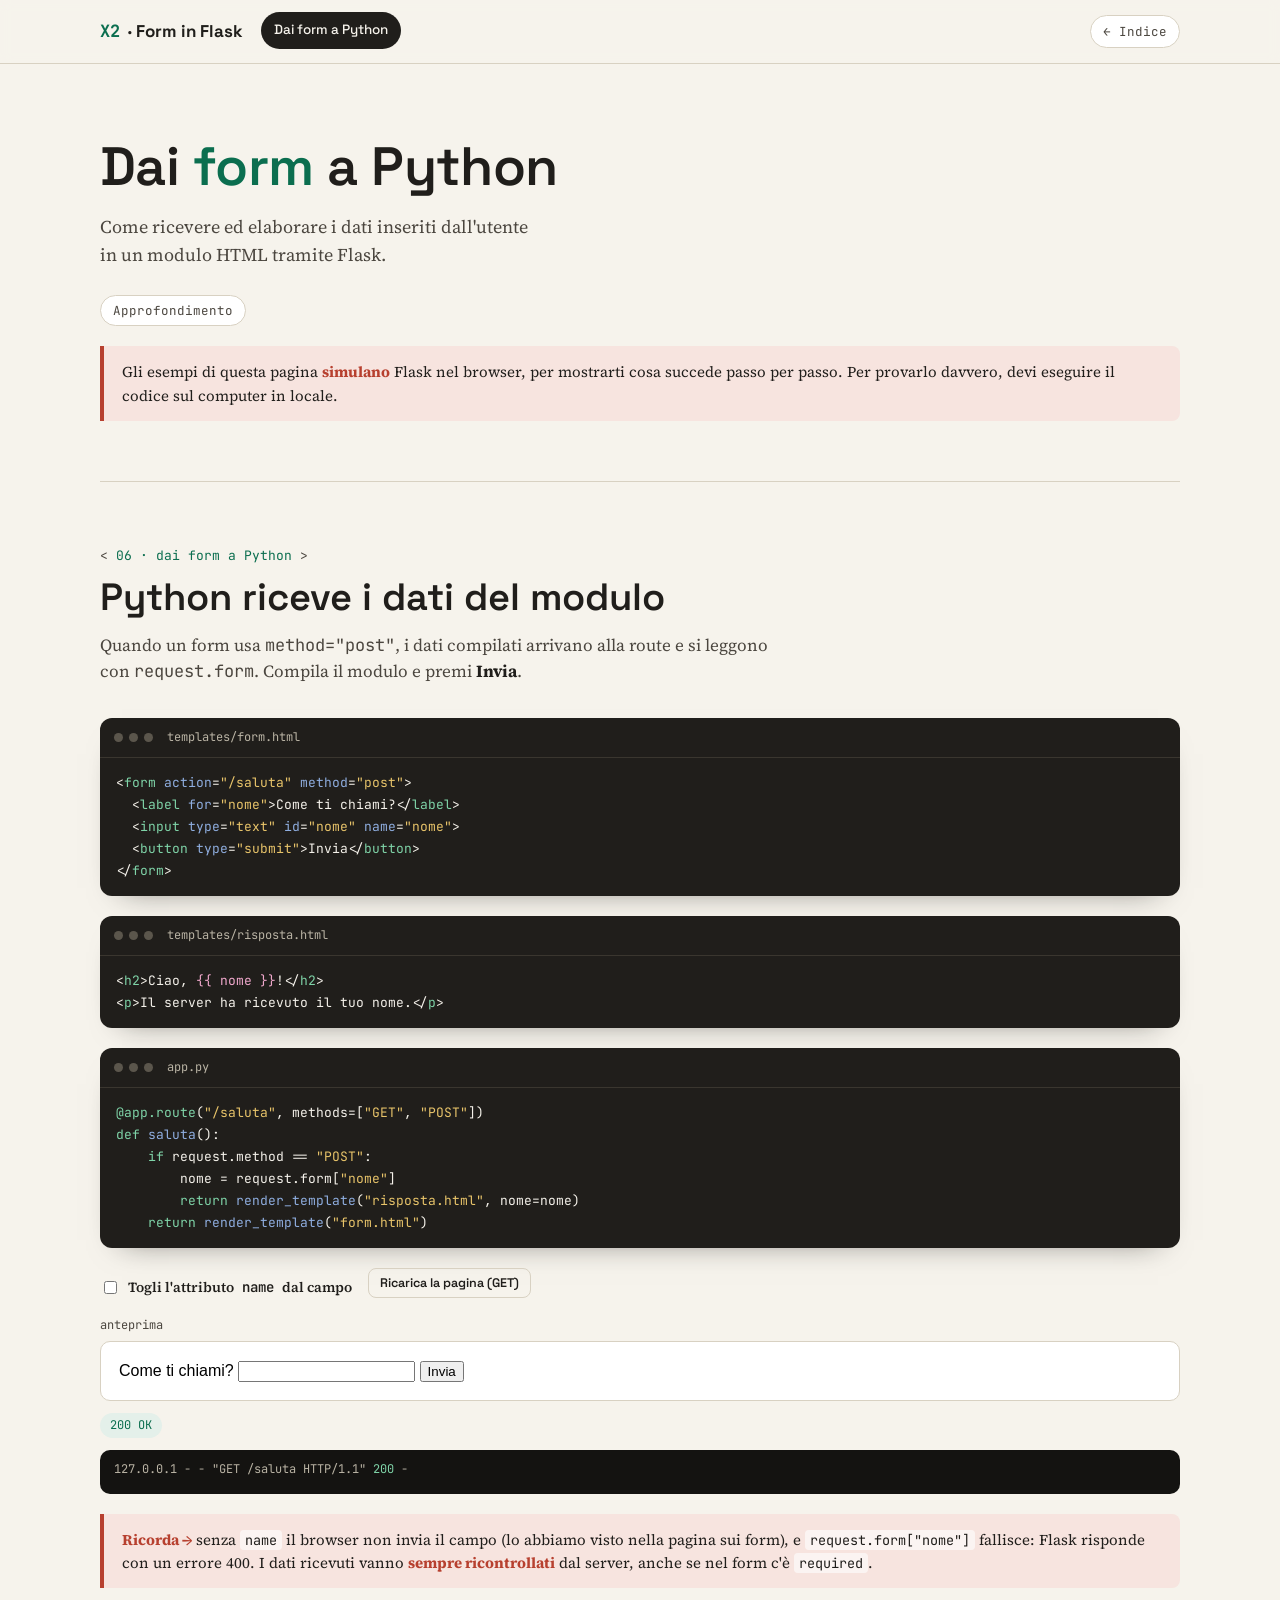
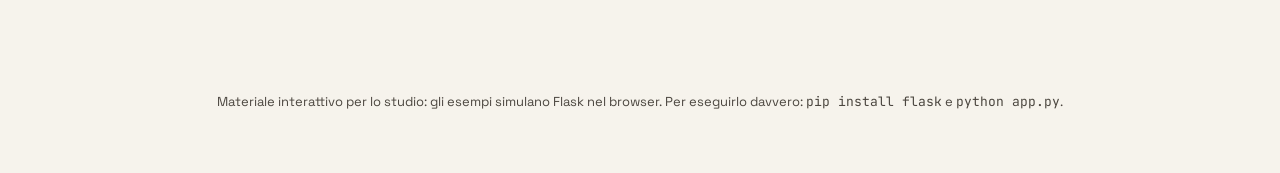
<file: 08-FormFlask.html>
<!DOCTYPE html>
<html lang="it">

<head>
  <meta charset="UTF-8">
  <meta name="viewport" content="width=device-width, initial-scale=1">
  <title>Dai form a Python — Flask</title>
  <meta name="description" content="Percorso interattivo: inviare dati da un form HTML a Python con Flask, simulato nel browser">
  <link rel="preconnect" href="https://fonts.googleapis.com">
  <link rel="preconnect" href="https://fonts.gstatic.com" crossorigin>
  <link
    href="https://fonts.googleapis.com/css2?family=Space+Grotesk:wght@400;500;600;700&family=Source+Serif+4:opsz,wght@8..60,400;8..60,500;8..60,600&family=JetBrains+Mono:wght@400;500;600;700&display=swap"
    rel="stylesheet">
  <link rel="stylesheet" href="style.css">
  <style>
    /* Solo ciò che manca in style.css (che va caricato prima) */
    nav.pillnav {
      flex: 1
    }

    .blocco {
      margin-top: 20px
    }

    .note-callout {
      margin-top: 20px
    }

    .note-callout code {
      background: rgba(255, 255, 255, .6);
      padding: 1px 5px;
      border-radius: 4px;
      font-size: .9em
    }

    /* riquadri di codice */
    .codeblock {
      background: var(--ink);
      color: #F4F1EA;
      border-radius: 12px;
      overflow: hidden;
      box-shadow: 0 14px 30px -22px rgba(20, 18, 15, .6)
    }

    .cb-head {
      display: flex;
      gap: 6px;
      align-items: center;
      padding: 10px 14px;
      border-bottom: 1px solid #3a362f;
      font-family: var(--mono);
      font-size: 12px;
      color: #b9b3a4
    }

    .cb-head i {
      width: 9px;
      height: 9px;
      border-radius: 50%;
      background: #5b564c;
      display: block
    }

    .cb-head span {
      margin-left: 8px
    }

    .cb-body {
      margin: 0;
      padding: 14px 16px;
      font-family: var(--mono);
      font-size: 13px;
      line-height: 1.7;
      overflow: auto;
      white-space: pre;
      tab-size: 2
    }

    .cb-body .t {
      color: #7FD4A8
    }

    .cb-body .c {
      color: #8FAEE0
    }

    .cb-body .a {
      color: #E8C46A
    }

    .cb-body .m {
      color: #8a8577
    }

    .cb-body .j {
      color: #F0A8CC
    }

    /* anteprima, terminale e controlli */
    .pv-label {
      font-family: var(--mono);
      font-size: 12px;
      color: var(--ink-soft);
      margin: 18px 0 6px
    }

    .anteprima {
      display: block;
      background: #fff;
      border: 1px solid var(--line);
      border-radius: 10px;
      padding: 18px;
      font-family: Arial, sans-serif;
      font-size: 16px;
      line-height: 1.4;
      color: #000
    }

    .term {
      margin-top: 12px;
      background: #141311;
      color: #b9b3a4;
      border-radius: 10px;
      padding: 10px 14px;
      font-family: var(--mono);
      font-size: 12px;
      white-space: pre-wrap;
      min-height: 44px
    }

    .term .ok {
      color: #7FD4A8
    }

    .term .ko {
      color: #F0907F
    }

    .ctrl {
      display: flex;
      gap: 16px;
      flex-wrap: wrap;
      align-items: flex-end;
      margin-top: 20px
    }

    .ctrl .chk {
      display: flex;
      gap: 8px;
      align-items: center;
      font-weight: 600;
      font-size: 14px;
      cursor: pointer
    }

    .stato {
      display: inline-block;
      font-family: var(--mono);
      font-size: 12px;
      padding: 3px 10px;
      border-radius: 999px;
      margin: 12px 0 0
    }

    .stato.ok {
      background: var(--tag-soft);
      color: var(--tag)
    }

    .stato.ko {
      background: var(--brick-soft);
      color: var(--brick)
    }
  </style>
</head>

<body>
  <a href="#main" class="skip-link">Vai al contenuto</a>

  <header class="top">
    <div class="top-inner">
      <a class="brand" href="#top"><span class="brk">X2</span> · Form in Flask</a>
      <nav class="pillnav" id="pillnav" aria-label="Sezioni">
        <a href="#form" class="active">Dai form a Python</a>
      </nav>
      <a class="home" href="index.html">← Indice</a>
    </div>
  </header>

  <main id="main">

    <section class="hero" id="top">
      <h1>Dai <span class="accent">form</span> a Python</h1>
      <p class="sub">Come ricevere ed elaborare i dati inseriti dall'utente in un modulo HTML tramite Flask.</p>
      <div class="meta">
        <span>Approfondimento</span>
      </div>
      <div class="note-callout">Gli esempi di questa pagina <strong>simulano</strong> Flask nel browser, per mostrarti
        cosa succede passo per passo. Per provarlo davvero, devi eseguire il codice sul computer in locale.
      </div>
    </section>

    <!-- 06 -->
    <section id="form">
      <div class="section-head">
        <div class="kicker">06 · dai form a Python</div>
        <h2>Python riceve i dati del modulo</h2>
        <p class="lead">Quando un form usa <code>method="post"</code>, i dati compilati arrivano alla route e si leggono
          con <code>request.form</code>. Compila il modulo e premi <strong>Invia</strong>.</p>
      </div>
      <div id="f-html"></div>
      <div class="blocco" id="f-py"></div>
      <div class="ctrl"><label class="chk"><input type="checkbox" id="f-noname"> Togli l'attributo <code>name</code> dal
          campo</label><button class="btn ghost small" id="f-back">Ricarica la pagina (GET)</button></div>
      <div class="pv-label">anteprima</div>
      <div class="anteprima" id="f-pv"></div>
      <span class="stato ok" id="f-stato">200 OK</span>
      <div class="term" id="f-log"></div>
      <div class="note-callout"><strong>Ricorda →</strong> senza <code>name</code> il browser non invia il campo (lo
        abbiamo visto nella pagina sui form), e <code>request.form["nome"]</code> fallisce: Flask risponde con un errore
        400. I dati ricevuti vanno <strong>sempre ricontrollati</strong> dal server, anche se nel form c'è
        <code>required</code>.
      </div>
    </section>

  </main>

  <footer>
    Materiale interattivo per lo studio: gli esempi simulano Flask nel browser. Per eseguirlo davvero:
    <code>pip install flask</code> e <code>python app.py</code>.
  </footer>

  <script>
    /* ============ HELPERS ============ */
    function esc(s) { return s.replace(/&/g, '&amp;').replace(/</g, '&lt;').replace(/>/g, '&gt;'); }

    function hlTags(s) {
      var re = /<!DOCTYPE[^>]*>|<\/?[a-zA-Z][^>]*>/g;
      var out = '', last = 0, m;
      while ((m = re.exec(s))) {
        out += esc(s.slice(last, m.index));
        var tag = m[0];
        if (tag.charAt(1) === '!') { out += '<span class="m">' + esc(tag) + '</span>'; }
        else {
          var p = /^(<\/?)([a-zA-Z0-9]+)([\s\S]*?)(\/?>)$/.exec(tag);
          var attrs = esc(p[3]).replace(/([\w-]+)(=)("[^"]*")/g, '<span class="c">$1</span>$2<span class="a">$3</span>');
          out += esc(p[1]) + '<span class="t">' + p[2] + '</span>' + attrs + esc(p[4]);
        }
        last = re.lastIndex;
      }
      return out + esc(s.slice(last));
    }

    function hlHTML(src) {
      return hlTags(src);
    }

    function codeBlock(title, bodyHtml) {
      return '<div class="codeblock"><div class="cb-head"><i></i><i></i><i></i><span>' + title + '</span></div><pre class="cb-body">' + bodyHtml + '</pre></div>';
    }

    function $(id) { return document.getElementById(id); }

    function hlPy(src) {
      var KW = /^(from|import|def|return|if|elif|else|for|in|and|or|not|True|False|None|with|as)$/;
      var re = /(#.*)|("(?:[^"\\]|\\.)*"|'(?:[^'\\]|\\.)*')|(@[\w.]+)|([A-Za-z_]\w*)|(\d+)/g;
      var out = '', last = 0, m, afterDef = false;
      while ((m = re.exec(src))) {
        out += esc(src.slice(last, m.index));
        if (m[1]) out += '<span class="m">' + esc(m[1]) + '</span>';
        else if (m[2]) out += '<span class="a">' + esc(m[2]) + '</span>';
        else if (m[3]) out += '<span class="t">' + esc(m[3]) + '</span>';
        else if (m[4]) {
          if (KW.test(m[4])) out += '<span class="t">' + m[4] + '</span>';
          else if (afterDef || src.charAt(re.lastIndex) === '(') out += '<span class="c">' + m[4] + '</span>';
          else out += m[4];
          afterDef = (m[4] === 'def');
        } else out += '<span class="a">' + m[5] + '</span>';
        last = re.lastIndex;
      }
      return out + esc(src.slice(last));
    }

    function hlJinja(src) {
      return hlHTML(src).replace(/(\{\{[\s\S]*?\}\}|\{%[\s\S]*?%\})/g, '<span class="j">$1</span>');
    }

    function jinja(t, ctx) {
      return t.replace(/\{\{\s*(.+?)\s*\}\}/g, function (_, e) {
        var v = ctx[e.trim()];
        return v == null ? '' : esc(String(v));
      });
    }

    function show(host, html) {
      var root = host.shadowRoot || host.attachShadow({ mode: 'open' });
      root.innerHTML = html;
      return root;
    }

    function log(el, method, path, code, keep) {
      var line = '127.0.0.1 - - "' + method + ' ' + path + ' HTTP/1.1" <span class="' + (code < 400 ? 'ok' : 'ko') + '">' + code + '</span> -';
      var lines = el.dataset.l ? el.dataset.l.split('\n') : [];
      lines.push(line); lines = lines.slice(-(keep || 5));
      el.dataset.l = lines.join('\n'); el.innerHTML = lines.join('\n');
    }

    /* ----- 6. dai form a Python ----- */
    (function () {
      var py = '@app.route("/saluta", methods=["GET", "POST"])\ndef saluta():\n    if request.method == "POST":\n        nome = request.form["nome"]\n        return render_template("risposta.html", nome=nome)\n    return render_template("form.html")';
      var resp = '<h2>Ciao, {{ nome }}!</h2>\n<p>Il server ha ricevuto il tuo nome.</p>';
      var noName = $('f-noname'), logEl = $('f-log'), stato = $('f-stato');
      function formHtml() {
        return '<form action="/saluta" method="post">\n  <label for="nome">Come ti chiami?</label>\n  <input type="text" id="nome"' + (noName.checked ? '' : ' name="nome"') + '>\n  <button type="submit">Invia</button>\n</form>';
      }
      function setStato(code, text) { stato.textContent = code + ' ' + text; stato.className = 'stato ' + (code < 400 ? 'ok' : 'ko'); }
      function showForm(logGet) {
        var html = formHtml();
        $('f-html').innerHTML = codeBlock('templates/form.html', hlHTML(html)) + '<div class="blocco">' + codeBlock('templates/risposta.html', hlJinja(resp)) + '</div>';
        $('f-py').innerHTML = codeBlock('app.py', hlPy(py));
        var root = show($('f-pv'), html);
        root.querySelector('form').addEventListener('submit', function (e) {
          e.preventDefault();
          var inp = root.getElementById('nome');
          if (inp.hasAttribute('name')) {
            show($('f-pv'), jinja(resp, { nome: inp.value }));
            setStato(200, 'OK'); log(logEl, 'POST', '/saluta', 200);
          } else {
            show($('f-pv'), '<h1>Bad Request</h1><p>The browser (or proxy) sent a request that this server could not understand.</p>');
            setStato(400, 'Bad Request'); log(logEl, 'POST', '/saluta', 400);
          }
        });
        if (logGet) { setStato(200, 'OK'); log(logEl, 'GET', '/saluta', 200); }
      }
      noName.addEventListener('change', function () { showForm(true); });
      $('f-back').addEventListener('click', function () { showForm(true); });
      showForm(true);
    })();
  </script>
</body>

</html>
</file>
<file: style.css>
/* =========================================================
   STYLE.CSS — foglio di stile condiviso
   Modulo B · Linguaggi per il Web
   Usato da: index.html, 01-documentiMarkup.html, 02-Web.html, 03-UsoGitub.html
   ========================================================= */

:root {
  --paper: #F6F3EC;
  --paper-2: #EFEBE0;
  --ink: #201E1B;
  --ink-soft: #4B463F;
  --line: #D8D1C2;
  --line-soft: #E7E1D2;
  --tag: #0B6E4F;
  --tag-soft: #E4F0EA;
  --amber: #E2A400;
  --amber-soft: #FBF0CE;
  --brick: #B7402F;
  --brick-soft: #F7E4DF;
  --blue: #2451A3;
  --blue-soft: #E4EAF6;
  --radius: 10px;
  --serif: "Source Serif 4", Georgia, serif;
  --sans: "Space Grotesk", "Helvetica Neue", Arial, sans-serif;
  --mono: "JetBrains Mono", "Fira Code", ui-monospace, monospace;
}

* {
  box-sizing: border-box
}

html {
  scroll-behavior: smooth;
  scroll-padding-top: 76px
}

@media (prefers-reduced-motion: reduce) {
  html {
    scroll-behavior: auto
  }

}

body {
  margin: 0;
  background: var(--paper);
  color: var(--ink);
  font-family: var(--serif);
  font-size: 17px;
  line-height: 1.55;
  -webkit-font-smoothing: antialiased;
}

::selection {
  background: var(--amber-soft);
  color: var(--ink)
}

a {
  color: var(--tag)
}

a.home {
  font-family: var(--mono);
  font-size: 12.5px;
  text-decoration: none;
  color: var(--ink-soft);
  border: 1px solid var(--line);
  border-radius: 999px;
  padding: 6px 12px;
  white-space: nowrap;
  background: #fff;
}

a.home:hover {
  border-color: var(--tag);
  color: var(--tag)
}


h1,
h2,
h3,
.sans {
  font-family: var(--sans)
}

code,
.mono,
.tagchip {
  font-family: var(--mono)
}

img {
  max-width: 100%
}

.skip-link {
  position: absolute;
  left: -999px;
  top: 0;
  background: var(--ink);
  color: var(--paper);
  padding: 10px 16px;
  z-index: 200;
}

.skip-link:focus {
  left: 8px;
  top: 8px
}

:focus-visible {
  outline: 3px solid var(--tag);
  outline-offset: 2px
}

/* ---------- TOPBAR ---------- */
header.top {
  position: sticky;
  top: 0;
  z-index: 100;
  background: rgba(246, 243, 236, .92);
  backdrop-filter: blur(6px);
  border-bottom: 1px solid var(--line);
}

.top-inner {
  max-width: 1120px;
  margin: 0 auto;
  padding: 12px 20px;
  display: flex;
  align-items: center;
  gap: 18px;
}

.brand {
  font-family: var(--sans);
  font-weight: 700;
  font-size: 17px;
  display: flex;
  align-items: center;
  gap: 8px;
  white-space: nowrap;
  color: var(--ink);
  text-decoration: none;
}

.brand .brk {
  color: var(--tag);
  font-family: var(--mono)
}

nav.pillnav {
  display: flex;
  gap: 6px;
  overflow-x: auto;
  scrollbar-width: none;
  padding-bottom: 2px
}

nav.pillnav::-webkit-scrollbar {
  display: none
}

nav.pillnav a {
  font-family: var(--sans);
  font-size: 13.5px;
  font-weight: 500;
  text-decoration: none;
  color: var(--ink-soft);
  padding: 7px 12px;
  border-radius: 999px;
  white-space: nowrap;
  border: 1px solid transparent;
  transition: background .15s, color .15s, border-color .15s;
}

nav.pillnav a:hover {
  background: var(--paper-2)
}

nav.pillnav a.active {
  background: var(--ink);
  color: var(--paper)
}

/* ---------- LAYOUT ---------- */
main {
  max-width: 1120px;
  margin: 0 auto;
  padding: 0 20px
}

section {
  padding: 64px 0;
  border-bottom: 1px solid var(--line);
  position: relative
}

section:last-of-type {
  border-bottom: none
}

.section-head {
  max-width: 680px;
  margin-bottom: 34px
}

.kicker {
  font-family: var(--mono);
  font-size: 13px;
  color: var(--tag);
  display: flex;
  align-items: center;
  gap: 8px;
  margin-bottom: 10px;
}

.kicker::before {
  content: "<";
  color: var(--ink-soft)
}

.kicker::after {
  content: ">";
  color: var(--ink-soft)
}

h2 {
  font-size: clamp(28px, 4vw, 38px);
  margin: 0 0 12px;
  line-height: 1.15;
  font-weight: 600
}

.lead {
  font-size: 17px;
  color: var(--ink-soft);
  margin: 0
}

.lead strong {
  color: var(--ink)
}

/* ---------- HERO ---------- */
.hero {
  padding: 74px 0 60px;
  position: relative
}

.hero-grid {
  display: grid;
  grid-template-columns: 3.15fr .85fr;
  gap: 44px;
  align-items: center
}

@media (max-width:860px) {
  .hero-grid {
    grid-template-columns: 1fr
  }
}

.hero h1 {
  font-size: clamp(34px, 5.4vw, 54px);
  line-height: 1.06;
  margin: 0 0 18px;
  font-weight: 600;
  letter-spacing: -.01em
}

.hero h1 .accent {
  color: var(--tag)
}

.hero p.sub {
  font-size: 18px;
  color: var(--ink-soft);
  max-width: 48ch;
  margin: 0 0 26px
}

.hero .meta {
  display: flex;
  gap: 10px;
  flex-wrap: wrap;
  font-family: var(--mono);
  font-size: 12.5px;
  color: var(--ink-soft)
}

.hero .meta span {
  border: 1px solid var(--line);
  padding: 5px 12px;
  border-radius: 999px;
  background: #fff
}

.meta-pill {
  display: inline-block;
  font-family: var(--mono);
  font-size: 12px;
  color: var(--ink-soft);
  border: 1px solid var(--line);
  padding: 2px 10px;
  border-radius: 999px;
  background: #fff;
  vertical-align: middle;
  margin-left: 6px;
}

/* terminal / code preview box — riusabile per demo da riga di comando */
.tagviz {
  background: var(--ink);
  border-radius: 16px;
  padding: 26px 24px;
  color: #F4F1EA;
  font-family: var(--mono);
  font-size: 14.5px;
  box-shadow: 0 18px 40px -22px rgba(20, 18, 15, .55)
}

.tagviz .win {
  display: flex;
  gap: 6px;
  margin-bottom: 16px
}

.tagviz .win i {
  width: 10px;
  height: 10px;
  border-radius: 50%;
  display: block;
  background: #5b564c
}

.tagviz pre {
  margin: 0;
  white-space: pre-wrap;
  line-height: 1.7
}

.tagviz .t {
  color: #7FD4A8
}

.tagviz .a {
  color: #E8C46A
}

.tagviz .s {
  color: #F4F1EA
}

.tagviz .c {
  color: #8FAEE0
}

/* ---------- CARD / PANEL BASICS ---------- */
.card,
.panel {
  background: #fff;
  border: 1px solid var(--line);
  border-radius: var(--radius);
  padding: 20px
}

.btn {
  font-family: var(--sans);
  font-weight: 600;
  font-size: 14px;
  cursor: pointer;
  border: 1px solid var(--ink);
  background: var(--ink);
  color: var(--paper);
  padding: 9px 16px;
  border-radius: 8px;
  transition: transform .12s, background .15s;
}

.btn:hover {
  background: #3a352d
}

.btn:active {
  transform: translateY(1px)
}

.btn.primary {
  background: var(--tag);
  border-color: var(--tag);
  color: #fff
}

.btn.primary:hover {
  background: #095A40
}

.btn.ghost {
  background: transparent;
  color: var(--ink);
  border-color: var(--line)
}

.btn.ghost:hover {
  border-color: var(--ink)
}

.btn.small {
  padding: 6px 11px;
  font-size: 12.5px
}

.btn[disabled] {
  opacity: .45;
  cursor: default
}

.pill-toggle {
  display: inline-flex;
  border: 1px solid var(--line);
  border-radius: 999px;
  padding: 3px;
  background: #fff
}

.pill-toggle button {
  font-family: var(--sans);
  font-weight: 600;
  font-size: 13px;
  border: none;
  background: transparent;
  padding: 8px 16px;
  border-radius: 999px;
  cursor: pointer;
  color: var(--ink-soft)
}

.pill-toggle button.active {
  background: var(--ink);
  color: var(--paper)
}

.tagchip {
  display: inline-block;
  font-size: 12.5px;
  padding: 2px 7px;
  border-radius: 5px;
  background: var(--tag-soft);
  color: var(--tag);
  font-weight: 600;
  border: 1px solid #cdeada
}

.note-callout {
  border-left: 4px solid var(--brick);
  background: var(--brick-soft);
  padding: 14px 18px;
  border-radius: 0 8px 8px 0;
  font-size: 15px
}

.note-callout strong {
  color: var(--brick)
}

.two-col-note {
  display: grid;
  grid-template-columns: 1fr 1fr;
  gap: 16px;
  margin-top: 20px
}

@media (max-width:700px) {
  .two-col-note {
    grid-template-columns: 1fr
  }
}

/* ---------- FOOTER ---------- */
footer {
  padding: 40px 20px 60px;
  text-align: center;
  font-family: var(--sans);
  font-size: 13px;
  color: var(--ink-soft)
}

footer a {
  color: var(--ink-soft)
}
</file>
